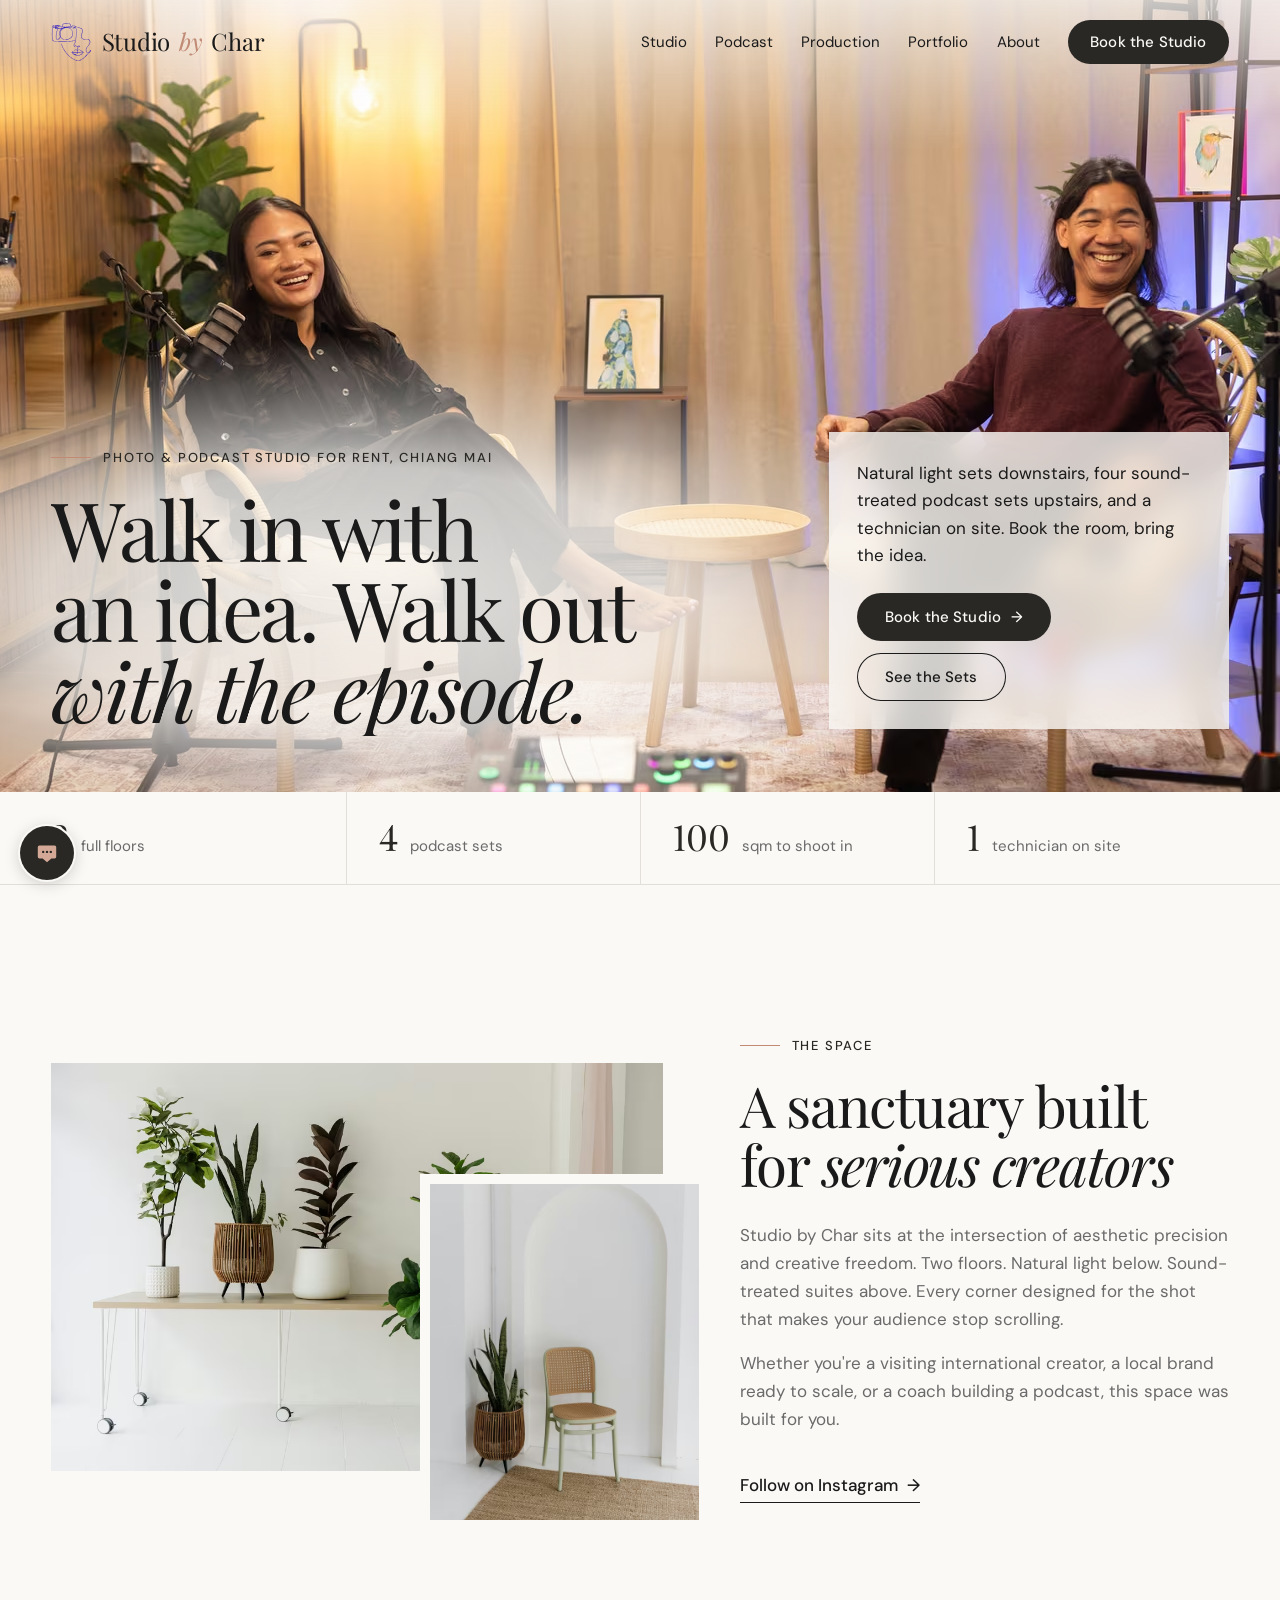
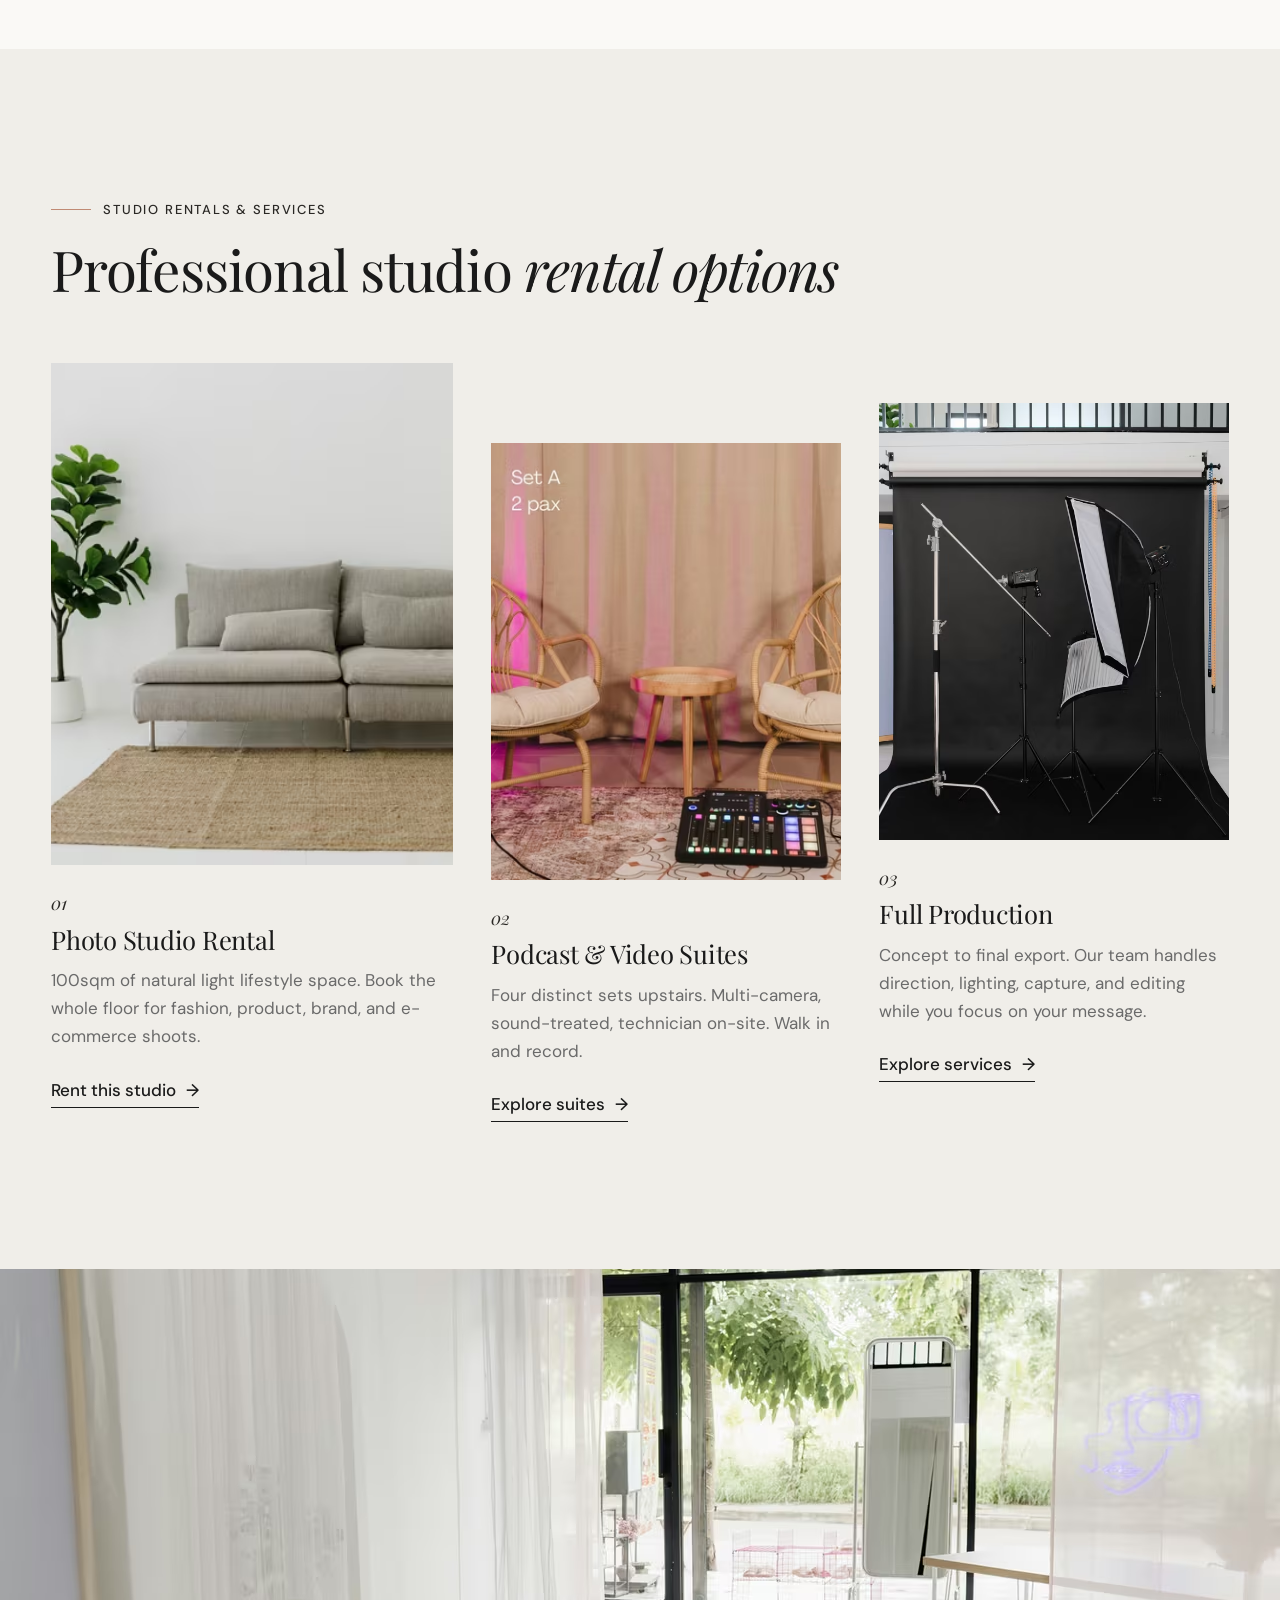
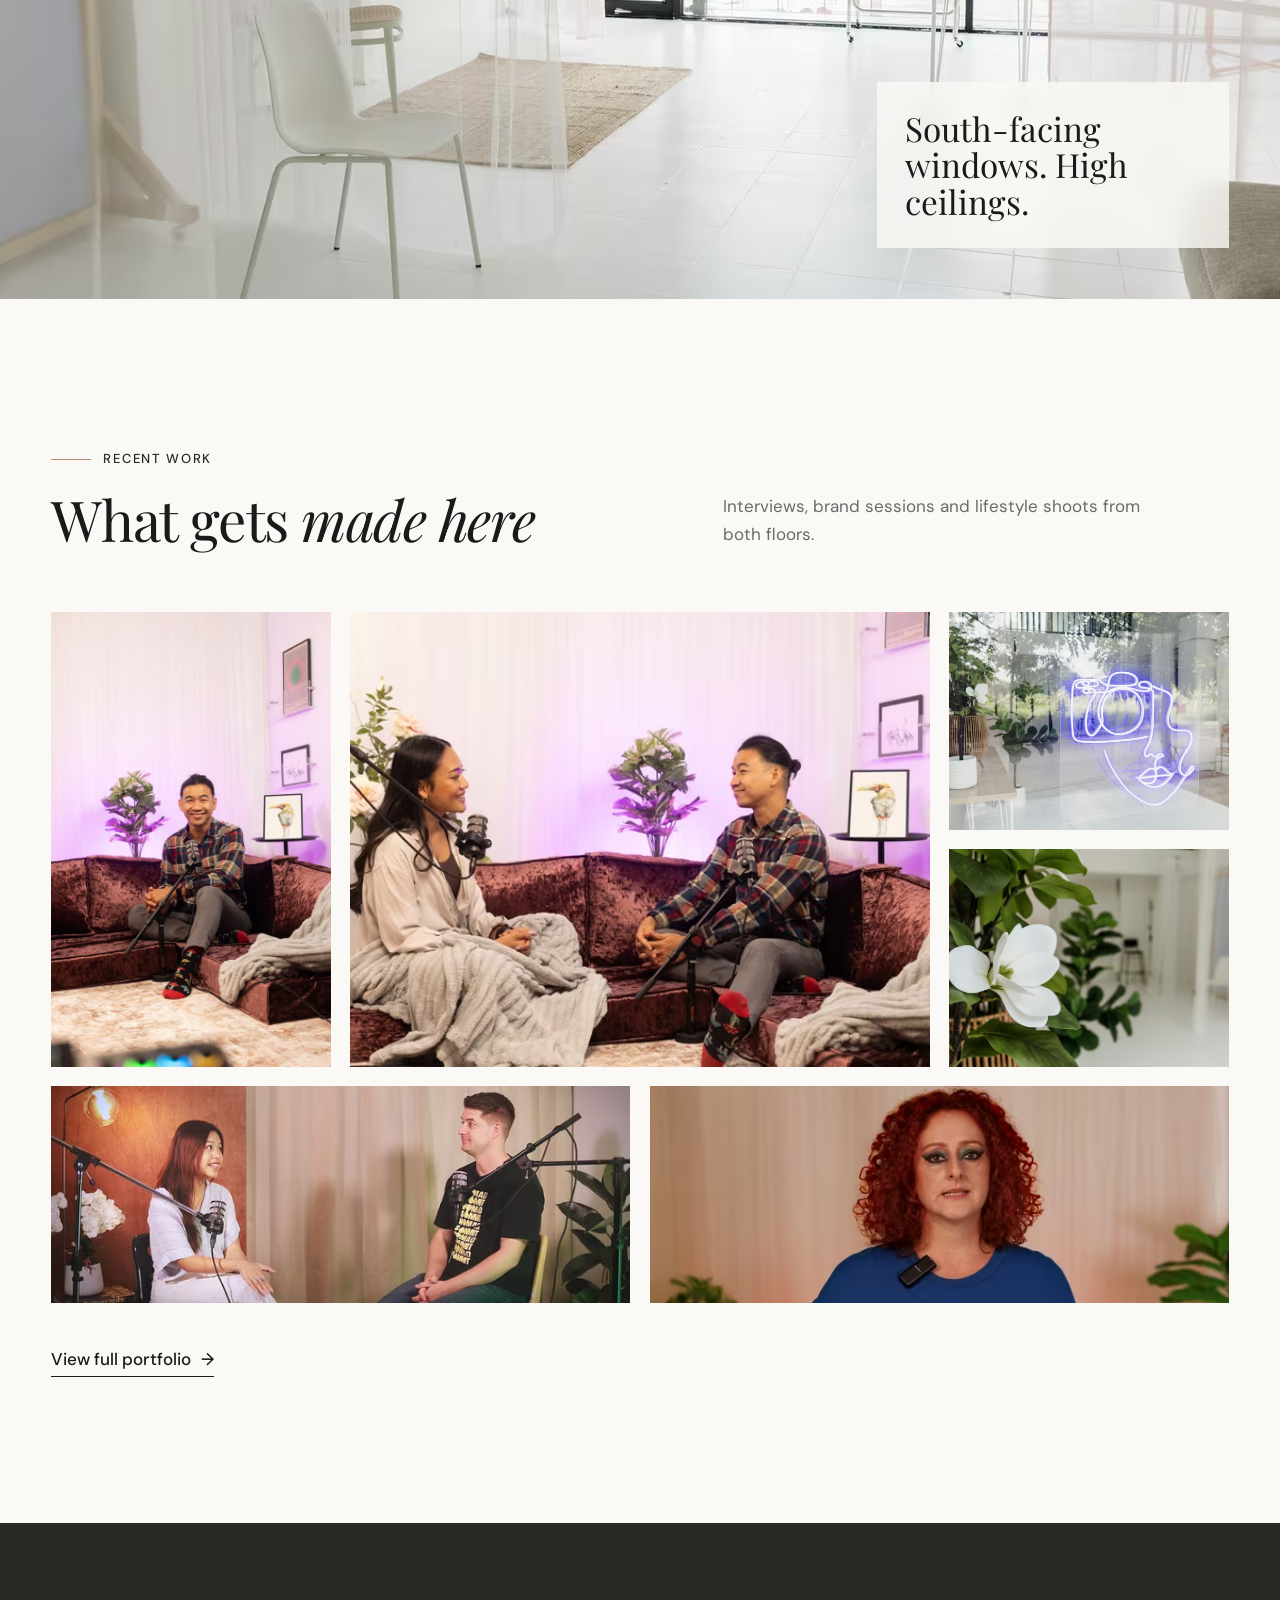
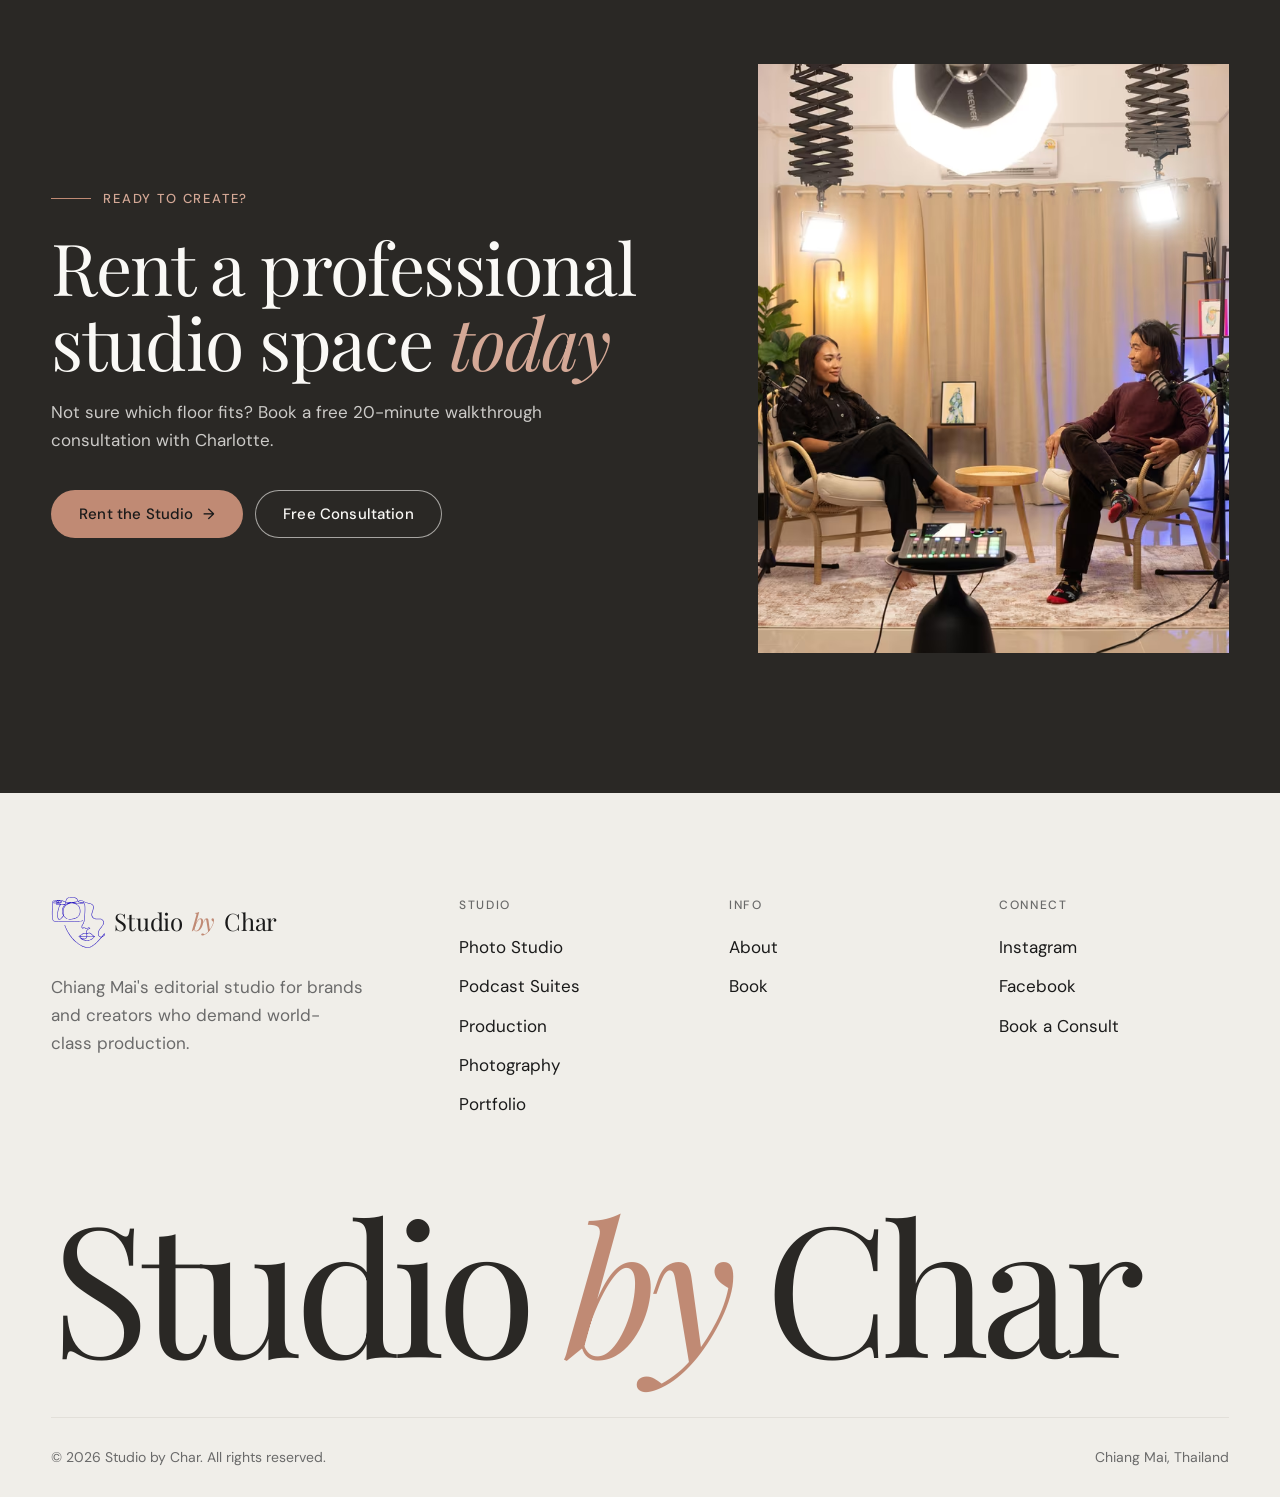
<file: index.html>
<!DOCTYPE html>
<html lang="en">
<head>
    <meta charset="UTF-8">
    <meta name="viewport" content="width=device-width, initial-scale=1.0">
    <title>Studio for Rent Chiang Mai | Photo & Podcast Studio</title>
    <meta name="description" content="Rent a professional photo & podcast studio in Chiang Mai. 100sqm natural light space, 4 podcast sets, on-site technician. Perfect for photographers, podcasters & brands.">
    <link rel="canonical" href="https://studiobychar.com/" />

    <meta property="og:title" content="Studio for Rent Chiang Mai | Photo & Podcast Studio" />
    <meta property="og:description" content="Professional photo & podcast studio rental in Chiang Mai. Book your creative shoot today." />
    <meta property="og:image" content="https://studiobychar.com/images/studiobychar-studio-by-char-og-home.jpg" />
    <meta property="og:url" content="https://studiobychar.com/" />
    <meta property="og:type" content="website" />
    <meta name="twitter:card" content="summary_large_image" />
    <meta name="twitter:title" content="Studio by Char | Chiang Mai" />
    <meta name="twitter:description" content="Professional photo and podcast studio for rent in Chiang Mai." />

    <script type="application/ld+json">
    {
      "@context": "https://schema.org",
      "@type": "LocalBusiness",
      "name": "Studio by Char",
      "image": "https://studiobychar.com/images/studiobychar-studio-by-char-og-home.jpg",
      "description": "Professional photo and podcast studio rental in Chiang Mai. 100sqm natural light space, 4 podcast sets, on-site technician. Perfect for photographers, podcasters, and brands.",
      "@id": "https://studiobychar.com",
      "url": "https://studiobychar.com",
      "address": {
        "@type": "PostalAddress",
        "addressLocality": "Chiang Mai",
        "postalCode": "50000",
        "addressCountry": "TH"
      },
      "areaServed": "Chiang Mai, Thailand",
      "priceRange": "$$",
      "sameAs": [
        "https://www.instagram.com/studioby.char",
        "https://www.facebook.com/share/1BsJcmAYLn"
      ]
    }
    </script>
    <script type="application/ld+json">
    {
      "@context": "https://schema.org",
      "@type": "BreadcrumbList",
      "itemListElement": [
        {
          "@type": "ListItem",
          "position": 1,
          "name": "Home",
          "item": "https://studiobychar.com"
        }
      ]
    }
    </script>

    <link rel="preload" href="fonts/PlayfairDisplay-Regular.woff2" as="font" type="font/woff2" crossorigin>
    <link rel="preload" as="image" type="image/avif" data-pic-preload="podcast-guests-laughing-wicker-chairs" data-sizes="100vw" imagesrcset="images/studiobychar-studio-by-char-podcast-guests-laughing-wicker-chairs-800w.avif 800w, images/studiobychar-studio-by-char-podcast-guests-laughing-wicker-chairs-1280w.avif 1280w, images/studiobychar-studio-by-char-podcast-guests-laughing-wicker-chairs-1920w.avif 1920w, images/studiobychar-studio-by-char-podcast-guests-laughing-wicker-chairs-2400w.avif 2400w" imagesizes="100vw" fetchpriority="high">
    <link rel="icon" href="favicon.ico" sizes="48x48">
    <link rel="icon" href="favicon.svg" type="image/svg+xml">
    <link rel="apple-touch-icon" href="apple-touch-icon.png">
    <link rel="stylesheet" href="css/style.css?v=5">

    <!-- Cloudflare Web Analytics. Replace token -->
    <script defer src='https://static.cloudflareinsights.com/beacon.min.js' data-cf-beacon='{"token": "REPLACE_WITH_TOKEN"}'></script>
</head>
<body>
<a class="skip" href="#main">Skip to content</a>

<header class="site-header" data-sticky-header>
    <div class="wrap site-header-inner">
        <a href="index.html" class="logo"><span class="logo-mark" aria-hidden="true"></span>Studio <em>by</em> Char</a>
        <button class="menu-btn" aria-label="Menu" aria-expanded="false" aria-controls="site-nav"><span></span></button>
        <nav class="nav" id="site-nav">
            <a href="pages/studio.html">Studio</a>
            <a href="pages/podcast-video.html">Podcast</a>
            <a href="pages/production-services.html">Production</a>
            <a href="pages/portfolio.html">Portfolio</a>
            <a href="pages/about.html">About</a>
            <a href="pages/book.html" class="btn btn-fill">Book the Studio</a>
        </nav>
    </div>
</header>

<main id="main">

    <section class="hero">
        <div class="hero-media">
            <picture data-pic="podcast-guests-laughing-wicker-chairs"><source type="image/avif" srcset="images/studiobychar-studio-by-char-podcast-guests-laughing-wicker-chairs-800w.avif 800w, images/studiobychar-studio-by-char-podcast-guests-laughing-wicker-chairs-1280w.avif 1280w, images/studiobychar-studio-by-char-podcast-guests-laughing-wicker-chairs-1920w.avif 1920w, images/studiobychar-studio-by-char-podcast-guests-laughing-wicker-chairs-2400w.avif 2400w" sizes="100vw"><source type="image/webp" srcset="images/studiobychar-studio-by-char-podcast-guests-laughing-wicker-chairs-800w.webp 800w, images/studiobychar-studio-by-char-podcast-guests-laughing-wicker-chairs-1280w.webp 1280w, images/studiobychar-studio-by-char-podcast-guests-laughing-wicker-chairs-1920w.webp 1920w, images/studiobychar-studio-by-char-podcast-guests-laughing-wicker-chairs-2400w.webp 2400w" sizes="100vw"><img data-pic="podcast-guests-laughing-wicker-chairs" data-sizes="100vw" alt="Two podcast guests laughing in wicker chairs at Studio by Char, Chiang Mai" fetchpriority="high" src="images/studiobychar-studio-by-char-podcast-guests-laughing-wicker-chairs-1280w.webp" width="5828" height="3885"></picture>
        </div>
        <div class="wrap hero-copy">
            <div class="hero-title">
                <span class="eyebrow">Photo &amp; podcast studio for rent, Chiang Mai</span>
                <h1>
                    <span class="h1-line"><span>Walk in with</span></span>
                    <span class="h1-line"><span>an idea. Walk out</span></span>
                    <span class="h1-line"><span><em>with the episode.</em></span></span>
                </h1>
            </div>
            <div class="hero-aside glass">
                <p class="lede">Natural light sets downstairs, four sound-treated podcast sets upstairs, and a technician on site. Book the room, bring the idea.</p>
                <div class="btn-row">
                    <a href="pages/book.html" class="btn btn-fill">Book the Studio <span class="arrow" aria-hidden="true">&rarr;</span></a>
                    <a href="pages/podcast-video.html" class="btn btn-ghost">See the Sets</a>
                </div>
            </div>
        </div>
    </section>

    <section class="trust" aria-label="Studio at a glance">
        <ul class="wrap">
            <li style="--i:0"><strong>2</strong> full floors</li>
            <li style="--i:1"><strong>4</strong> podcast sets</li>
            <li style="--i:2"><strong>100</strong> sqm to shoot in</li>
            <li style="--i:3"><strong>1</strong> technician on site</li>
        </ul>
    </section>

    <section class="section">
        <div class="wrap split wide-img flip">
            <div class="reveal">
                <span class="eyebrow">The Space</span>
                <h2>A sanctuary built for <em>serious creators</em></h2>
                <div class="body" style="margin-top:1.75rem">
                    <p>Studio by Char sits at the intersection of aesthetic precision and creative freedom. Two floors. Natural light below. Sound-treated suites above. Every corner designed for the shot that makes your audience stop scrolling.</p>
                    <p>Whether you're a visiting international creator, a local brand ready to scale, or a coach building a podcast, this space was built for you.</p>
                </div>
                <a class="text-link" style="margin-top:1.75rem" href="https://www.instagram.com/studioby.char" target="_blank" rel="noopener">Follow on Instagram <span class="arrow" aria-hidden="true">&rarr;</span></a>
            </div>
            <div class="overlap">
                <div class="frame zoom ar-land">
                    <picture data-pic="plants-long-table"><source type="image/avif" srcset="images/studiobychar-studio-by-char-plants-long-table-640w.avif 640w, images/studiobychar-studio-by-char-plants-long-table-1024w.avif 1024w, images/studiobychar-studio-by-char-plants-long-table-1600w.avif 1600w" sizes="(min-width: 900px) 55vw, 100vw"><source type="image/webp" srcset="images/studiobychar-studio-by-char-plants-long-table-640w.webp 640w, images/studiobychar-studio-by-char-plants-long-table-1024w.webp 1024w, images/studiobychar-studio-by-char-plants-long-table-1600w.webp 1600w" sizes="(min-width: 900px) 55vw, 100vw"><img data-pic="plants-long-table" data-sizes="(min-width: 900px) 55vw, 100vw" alt="Potted fiddle-leaf fig and house plants along a long white table in the natural light studio" loading="lazy" src="images/studiobychar-studio-by-char-plants-long-table-1024w.webp" width="2000" height="1333"></picture>
                </div>
                <div class="frame zoom ar-portrait frame-inset">
                    <picture data-pic="cane-chair-snake-plant-arch"><source type="image/avif" srcset="images/studiobychar-studio-by-char-cane-chair-snake-plant-arch-640w.avif 640w, images/studiobychar-studio-by-char-cane-chair-snake-plant-arch-1024w.avif 1024w" sizes="(min-width: 900px) 24vw, 46vw"><source type="image/webp" srcset="images/studiobychar-studio-by-char-cane-chair-snake-plant-arch-640w.webp 640w, images/studiobychar-studio-by-char-cane-chair-snake-plant-arch-1024w.webp 1024w" sizes="(min-width: 900px) 24vw, 46vw"><img data-pic="cane-chair-snake-plant-arch" data-sizes="(min-width: 900px) 24vw, 46vw" alt="Cane chair and snake plant in front of the white arch wall set" loading="lazy" src="images/studiobychar-studio-by-char-cane-chair-snake-plant-arch-1024w.webp" width="1429" height="2000"></picture>
                </div>
            </div>
        </div>
    </section>

    <section class="section section-soft">
        <div class="wrap">
            <div class="section-head reveal">
                <div>
                    <span class="eyebrow">Studio Rentals &amp; Services</span>
                    <h2>Professional studio <em>rental options</em></h2>
                </div>
            </div>
            <div class="offers">
                <a href="pages/studio.html" class="offer reveal">
                    <div class="frame zoom ar-portrait">
                        <picture data-pic="grey-sofa-fiddle-leaf-rug"><source type="image/avif" srcset="images/studiobychar-studio-by-char-grey-sofa-fiddle-leaf-rug-640w.avif 640w, images/studiobychar-studio-by-char-grey-sofa-fiddle-leaf-rug-1024w.avif 1024w, images/studiobychar-studio-by-char-grey-sofa-fiddle-leaf-rug-1600w.avif 1600w" sizes="(min-width: 900px) 36vw, 100vw"><source type="image/webp" srcset="images/studiobychar-studio-by-char-grey-sofa-fiddle-leaf-rug-640w.webp 640w, images/studiobychar-studio-by-char-grey-sofa-fiddle-leaf-rug-1024w.webp 1024w, images/studiobychar-studio-by-char-grey-sofa-fiddle-leaf-rug-1600w.webp 1600w" sizes="(min-width: 900px) 36vw, 100vw"><img data-pic="grey-sofa-fiddle-leaf-rug" data-sizes="(min-width: 900px) 36vw, 100vw" alt="Grey sofa, fiddle-leaf fig and jute rug on the natural light floor" loading="lazy" src="images/studiobychar-studio-by-char-grey-sofa-fiddle-leaf-rug-1024w.webp" width="2000" height="1333"></picture>
                    </div>
                    <span class="offer-num">01</span>
                    <h3>Photo Studio Rental</h3>
                    <p>100sqm of natural light lifestyle space. Book the whole floor for fashion, product, brand, and e-commerce shoots.</p>
                    <span class="text-link">Rent this studio <span class="arrow" aria-hidden="true">&rarr;</span></span>
                </a>
                <a href="pages/podcast-video.html" class="offer reveal">
                    <div class="frame zoom ar-portrait">
                        <picture data-pic="podcast-set-a-wicker-chairs-pair"><source type="image/avif" srcset="images/studiobychar-studio-by-char-podcast-set-a-wicker-chairs-pair-640w.avif 640w, images/studiobychar-studio-by-char-podcast-set-a-wicker-chairs-pair-1024w.avif 1024w, images/studiobychar-studio-by-char-podcast-set-a-wicker-chairs-pair-1600w.avif 1600w" sizes="(min-width: 900px) 31vw, 100vw"><source type="image/webp" srcset="images/studiobychar-studio-by-char-podcast-set-a-wicker-chairs-pair-640w.webp 640w, images/studiobychar-studio-by-char-podcast-set-a-wicker-chairs-pair-1024w.webp 1024w, images/studiobychar-studio-by-char-podcast-set-a-wicker-chairs-pair-1600w.webp 1600w" sizes="(min-width: 900px) 31vw, 100vw"><img data-pic="podcast-set-a-wicker-chairs-pair" data-sizes="(min-width: 900px) 31vw, 100vw" alt="Podcast Set A: two wicker chairs, microphones and mixer under warm and pink light" loading="lazy" src="images/studiobychar-studio-by-char-podcast-set-a-wicker-chairs-pair-1024w.webp" width="2000" height="1428"></picture>
                    </div>
                    <span class="offer-num">02</span>
                    <h3>Podcast &amp; Video Suites</h3>
                    <p>Four distinct sets upstairs. Multi-camera, sound-treated, technician on-site. Walk in and record.</p>
                    <span class="text-link">Explore suites <span class="arrow" aria-hidden="true">&rarr;</span></span>
                </a>
                <a href="pages/production-services.html" class="offer reveal">
                    <div class="frame zoom ar-portrait">
                        <picture data-pic="softboxes-lighting-black-backdrop"><source type="image/avif" srcset="images/studiobychar-studio-by-char-softboxes-lighting-black-backdrop-640w.avif 640w, images/studiobychar-studio-by-char-softboxes-lighting-black-backdrop-1024w.avif 1024w" sizes="(min-width: 900px) 31vw, 100vw"><source type="image/webp" srcset="images/studiobychar-studio-by-char-softboxes-lighting-black-backdrop-640w.webp 640w, images/studiobychar-studio-by-char-softboxes-lighting-black-backdrop-1024w.webp 1024w" sizes="(min-width: 900px) 31vw, 100vw"><img data-pic="softboxes-lighting-black-backdrop" data-sizes="(min-width: 900px) 31vw, 100vw" alt="Softbox lights on stands in front of a black paper backdrop" loading="lazy" src="images/studiobychar-studio-by-char-softboxes-lighting-black-backdrop-1024w.webp" width="1346" height="2000"></picture>
                    </div>
                    <span class="offer-num">03</span>
                    <h3>Full Production</h3>
                    <p>Concept to final export. Our team handles direction, lighting, capture, and editing while you focus on your message.</p>
                    <span class="text-link">Explore services <span class="arrow" aria-hidden="true">&rarr;</span></span>
                </a>
            </div>
        </div>
    </section>

    <div class="band">
        <picture data-pic="studio-floor-windows-garden"><source type="image/avif" srcset="images/studiobychar-studio-by-char-studio-floor-windows-garden-800w.avif 800w, images/studiobychar-studio-by-char-studio-floor-windows-garden-1280w.avif 1280w, images/studiobychar-studio-by-char-studio-floor-windows-garden-1920w.avif 1920w" sizes="100vw"><source type="image/webp" srcset="images/studiobychar-studio-by-char-studio-floor-windows-garden-800w.webp 800w, images/studiobychar-studio-by-char-studio-floor-windows-garden-1280w.webp 1280w, images/studiobychar-studio-by-char-studio-floor-windows-garden-1920w.webp 1920w" sizes="100vw"><img data-pic="studio-floor-windows-garden" data-sizes="100vw" alt="The photo studio floor with tall windows looking out onto green trees" loading="lazy" style="--pos:50% 60%" src="images/studiobychar-studio-by-char-studio-floor-windows-garden-1280w.webp" width="2000" height="1333"></picture>
        <p class="band-label glass reveal">South-facing windows. High ceilings.</p>
    </div>

    <section class="section">
        <div class="wrap">
            <div class="section-head split-head reveal">
                <div>
                    <span class="eyebrow">Recent work</span>
                    <h2>What gets <em>made here</em></h2>
                </div>
                <p class="muted">Interviews, brand sessions and lifestyle shoots from both floors.</p>
            </div>
            <div class="bento">
                <div class="frame zoom b1 reveal"><picture data-pic="podcast-guest-smiling-velvet-sofa"><source type="image/avif" srcset="images/studiobychar-studio-by-char-podcast-guest-smiling-velvet-sofa-640w.avif 640w, images/studiobychar-studio-by-char-podcast-guest-smiling-velvet-sofa-1024w.avif 1024w, images/studiobychar-studio-by-char-podcast-guest-smiling-velvet-sofa-1600w.avif 1600w" sizes="(min-width: 900px) 24vw, 50vw"><source type="image/webp" srcset="images/studiobychar-studio-by-char-podcast-guest-smiling-velvet-sofa-640w.webp 640w, images/studiobychar-studio-by-char-podcast-guest-smiling-velvet-sofa-1024w.webp 1024w, images/studiobychar-studio-by-char-podcast-guest-smiling-velvet-sofa-1600w.webp 1600w" sizes="(min-width: 900px) 24vw, 50vw"><img data-pic="podcast-guest-smiling-velvet-sofa" data-sizes="(min-width: 900px) 24vw, 50vw" alt="Podcast guest smiling on the velvet sofa set with a microphone" loading="lazy" style="--pos:50% 35%" src="images/studiobychar-studio-by-char-podcast-guest-smiling-velvet-sofa-1024w.webp" width="4000" height="6000"></picture></div>
                <div class="frame zoom b2 reveal"><picture data-pic="podcast-guests-velvet-sofa-purple-light"><source type="image/avif" srcset="images/studiobychar-studio-by-char-podcast-guests-velvet-sofa-purple-light-640w.avif 640w, images/studiobychar-studio-by-char-podcast-guests-velvet-sofa-purple-light-1024w.avif 1024w, images/studiobychar-studio-by-char-podcast-guests-velvet-sofa-purple-light-1600w.avif 1600w" sizes="(min-width: 900px) 48vw, 50vw"><source type="image/webp" srcset="images/studiobychar-studio-by-char-podcast-guests-velvet-sofa-purple-light-640w.webp 640w, images/studiobychar-studio-by-char-podcast-guests-velvet-sofa-purple-light-1024w.webp 1024w, images/studiobychar-studio-by-char-podcast-guests-velvet-sofa-purple-light-1600w.webp 1600w" sizes="(min-width: 900px) 48vw, 50vw"><img data-pic="podcast-guests-velvet-sofa-purple-light" data-sizes="(min-width: 900px) 48vw, 50vw" alt="Two guests talking on the velvet sofa set under purple light" loading="lazy" src="images/studiobychar-studio-by-char-podcast-guests-velvet-sofa-purple-light-1024w.webp" width="6000" height="4000"></picture></div>
                <div class="frame zoom b3 reveal"><picture data-pic="neon-camera-logo-window-plants"><source type="image/avif" srcset="images/studiobychar-studio-by-char-neon-camera-logo-window-plants-640w.avif 640w, images/studiobychar-studio-by-char-neon-camera-logo-window-plants-1024w.avif 1024w, images/studiobychar-studio-by-char-neon-camera-logo-window-plants-1600w.avif 1600w" sizes="(min-width: 900px) 24vw, 50vw"><source type="image/webp" srcset="images/studiobychar-studio-by-char-neon-camera-logo-window-plants-640w.webp 640w, images/studiobychar-studio-by-char-neon-camera-logo-window-plants-1024w.webp 1024w, images/studiobychar-studio-by-char-neon-camera-logo-window-plants-1600w.webp 1600w" sizes="(min-width: 900px) 24vw, 50vw"><img data-pic="neon-camera-logo-window-plants" data-sizes="(min-width: 900px) 24vw, 50vw" alt="Neon camera logo glowing on the studio window" loading="lazy" src="images/studiobychar-studio-by-char-neon-camera-logo-window-plants-1024w.webp" width="2000" height="1333"></picture></div>
                <div class="frame zoom b4 reveal"><picture data-pic="white-magnolia-fiddle-leaf"><source type="image/avif" srcset="images/studiobychar-studio-by-char-white-magnolia-fiddle-leaf-640w.avif 640w, images/studiobychar-studio-by-char-white-magnolia-fiddle-leaf-1024w.avif 1024w, images/studiobychar-studio-by-char-white-magnolia-fiddle-leaf-1600w.avif 1600w" sizes="(min-width: 900px) 24vw, 50vw"><source type="image/webp" srcset="images/studiobychar-studio-by-char-white-magnolia-fiddle-leaf-640w.webp 640w, images/studiobychar-studio-by-char-white-magnolia-fiddle-leaf-1024w.webp 1024w, images/studiobychar-studio-by-char-white-magnolia-fiddle-leaf-1600w.webp 1600w" sizes="(min-width: 900px) 24vw, 50vw"><img data-pic="white-magnolia-fiddle-leaf" data-sizes="(min-width: 900px) 24vw, 50vw" alt="White magnolia flowers and fiddle-leaf fig leaves close up" loading="lazy" src="images/studiobychar-studio-by-char-white-magnolia-fiddle-leaf-1024w.webp" width="2000" height="1429"></picture></div>
                <div class="frame zoom b5 reveal"><picture data-pic="podcast-interview-copper-wall"><source type="image/avif" srcset="images/studiobychar-studio-by-char-podcast-interview-copper-wall-640w.avif 640w, images/studiobychar-studio-by-char-podcast-interview-copper-wall-1024w.avif 1024w, images/studiobychar-studio-by-char-podcast-interview-copper-wall-1600w.avif 1600w" sizes="(min-width: 900px) 48vw, 50vw"><source type="image/webp" srcset="images/studiobychar-studio-by-char-podcast-interview-copper-wall-640w.webp 640w, images/studiobychar-studio-by-char-podcast-interview-copper-wall-1024w.webp 1024w, images/studiobychar-studio-by-char-podcast-interview-copper-wall-1600w.webp 1600w" sizes="(min-width: 900px) 48vw, 50vw"><img data-pic="podcast-interview-copper-wall" data-sizes="(min-width: 900px) 48vw, 50vw" alt="Podcast interview in front of the copper wall on Set B" loading="lazy" style="--pos:50% 35%" src="images/studiobychar-studio-by-char-podcast-interview-copper-wall-1024w.webp" width="1920" height="1080"></picture></div>
                <div class="frame zoom b6 reveal"><picture data-pic="podcast-host-red-curly-hair"><source type="image/avif" srcset="images/studiobychar-studio-by-char-podcast-host-red-curly-hair-640w.avif 640w, images/studiobychar-studio-by-char-podcast-host-red-curly-hair-1024w.avif 1024w" sizes="(min-width: 900px) 48vw, 50vw"><source type="image/webp" srcset="images/studiobychar-studio-by-char-podcast-host-red-curly-hair-640w.webp 640w, images/studiobychar-studio-by-char-podcast-host-red-curly-hair-1024w.webp 1024w" sizes="(min-width: 900px) 48vw, 50vw"><img data-pic="podcast-host-red-curly-hair" data-sizes="(min-width: 900px) 48vw, 50vw" alt="Presenter with red curly hair recording to camera" loading="lazy" style="--pos:50% 25%" src="images/studiobychar-studio-by-char-podcast-host-red-curly-hair-1024w.webp" width="1277" height="719"></picture></div>
            </div>
            <a class="text-link reveal" style="margin-top:2rem" href="pages/portfolio.html">View full portfolio <span class="arrow" aria-hidden="true">&rarr;</span></a>
        </div>
    </section>

    <section class="cta-dark">
        <div class="wrap cta-grid">
            <div class="reveal">
                <span class="eyebrow">Ready to create?</span>
                <h2>Rent a professional studio space <em>today</em></h2>
                <p>Not sure which floor fits? Book a free 20-minute walkthrough consultation with Charlotte.</p>
                <div class="btn-row">
                    <a href="pages/book.html" class="btn btn-accent">Rent the Studio <span class="arrow" aria-hidden="true">&rarr;</span></a>
                    <a href="https://calendly.com/shotbychar/20min" target="_blank" rel="noopener" class="btn btn-ghost-inv">Free Consultation</a>
                </div>
            </div>
            <div class="frame zoom ar-portrait reveal">
                <picture data-pic="podcast-lights-rig-two-guests"><source type="image/avif" srcset="images/studiobychar-studio-by-char-podcast-lights-rig-two-guests-640w.avif 640w, images/studiobychar-studio-by-char-podcast-lights-rig-two-guests-1024w.avif 1024w, images/studiobychar-studio-by-char-podcast-lights-rig-two-guests-1600w.avif 1600w" sizes="(min-width: 900px) 36vw, 100vw"><source type="image/webp" srcset="images/studiobychar-studio-by-char-podcast-lights-rig-two-guests-640w.webp 640w, images/studiobychar-studio-by-char-podcast-lights-rig-two-guests-1024w.webp 1024w, images/studiobychar-studio-by-char-podcast-lights-rig-two-guests-1600w.webp 1600w" sizes="(min-width: 900px) 36vw, 100vw"><img data-pic="podcast-lights-rig-two-guests" data-sizes="(min-width: 900px) 36vw, 100vw" alt="Two guests recording under a ring light and studio lighting rig" loading="lazy" src="images/studiobychar-studio-by-char-podcast-lights-rig-two-guests-1024w.webp" width="4000" height="6000"></picture>
            </div>
        </div>
    </section>

</main>

<footer class="site-footer">
    <div class="wrap">
        <div class="footer-grid">
            <div>
                <a href="index.html" class="logo"><span class="logo-mark" aria-hidden="true"></span>Studio <em>by</em> Char</a>
                <p>Chiang Mai's editorial studio for brands and creators who demand world-class production.</p>
            </div>
            <div>
                <div class="footer-head">Studio</div>
                <ul>
                    <li><a href="pages/studio.html">Photo Studio</a></li>
                    <li><a href="pages/podcast-video.html">Podcast Suites</a></li>
                    <li><a href="pages/production-services.html">Production</a></li>
                    <li><a href="pages/photography.html">Photography</a></li>
                    <li><a href="pages/portfolio.html">Portfolio</a></li>
                </ul>
            </div>
            <div>
                <div class="footer-head">Info</div>
                <ul>
                    <li><a href="pages/about.html">About</a></li>
                    <li><a href="pages/book.html">Book</a></li>
                </ul>
            </div>
            <div>
                <div class="footer-head">Connect</div>
                <ul>
                    <li><a href="https://www.instagram.com/studioby.char" target="_blank" rel="noopener">Instagram</a></li>
                    <li><a href="https://www.facebook.com/share/1BsJcmAYLn" target="_blank" rel="noopener">Facebook</a></li>
                    <li><a href="https://calendly.com/shotbychar/20min" target="_blank" rel="noopener">Book a Consult</a></li>
                </ul>
            </div>
        </div>
        <div class="footer-mark" aria-hidden="true">Studio <em>by</em> Char</div>
        <div class="footer-bottom">
            <span>&copy; 2026 Studio by Char. All rights reserved.</span>
            <span>Chiang Mai, Thailand</span>
        </div>
    </div>
</footer>

<script src="js/main.js?v=4" defer></script>
</body>
</html>
</file>
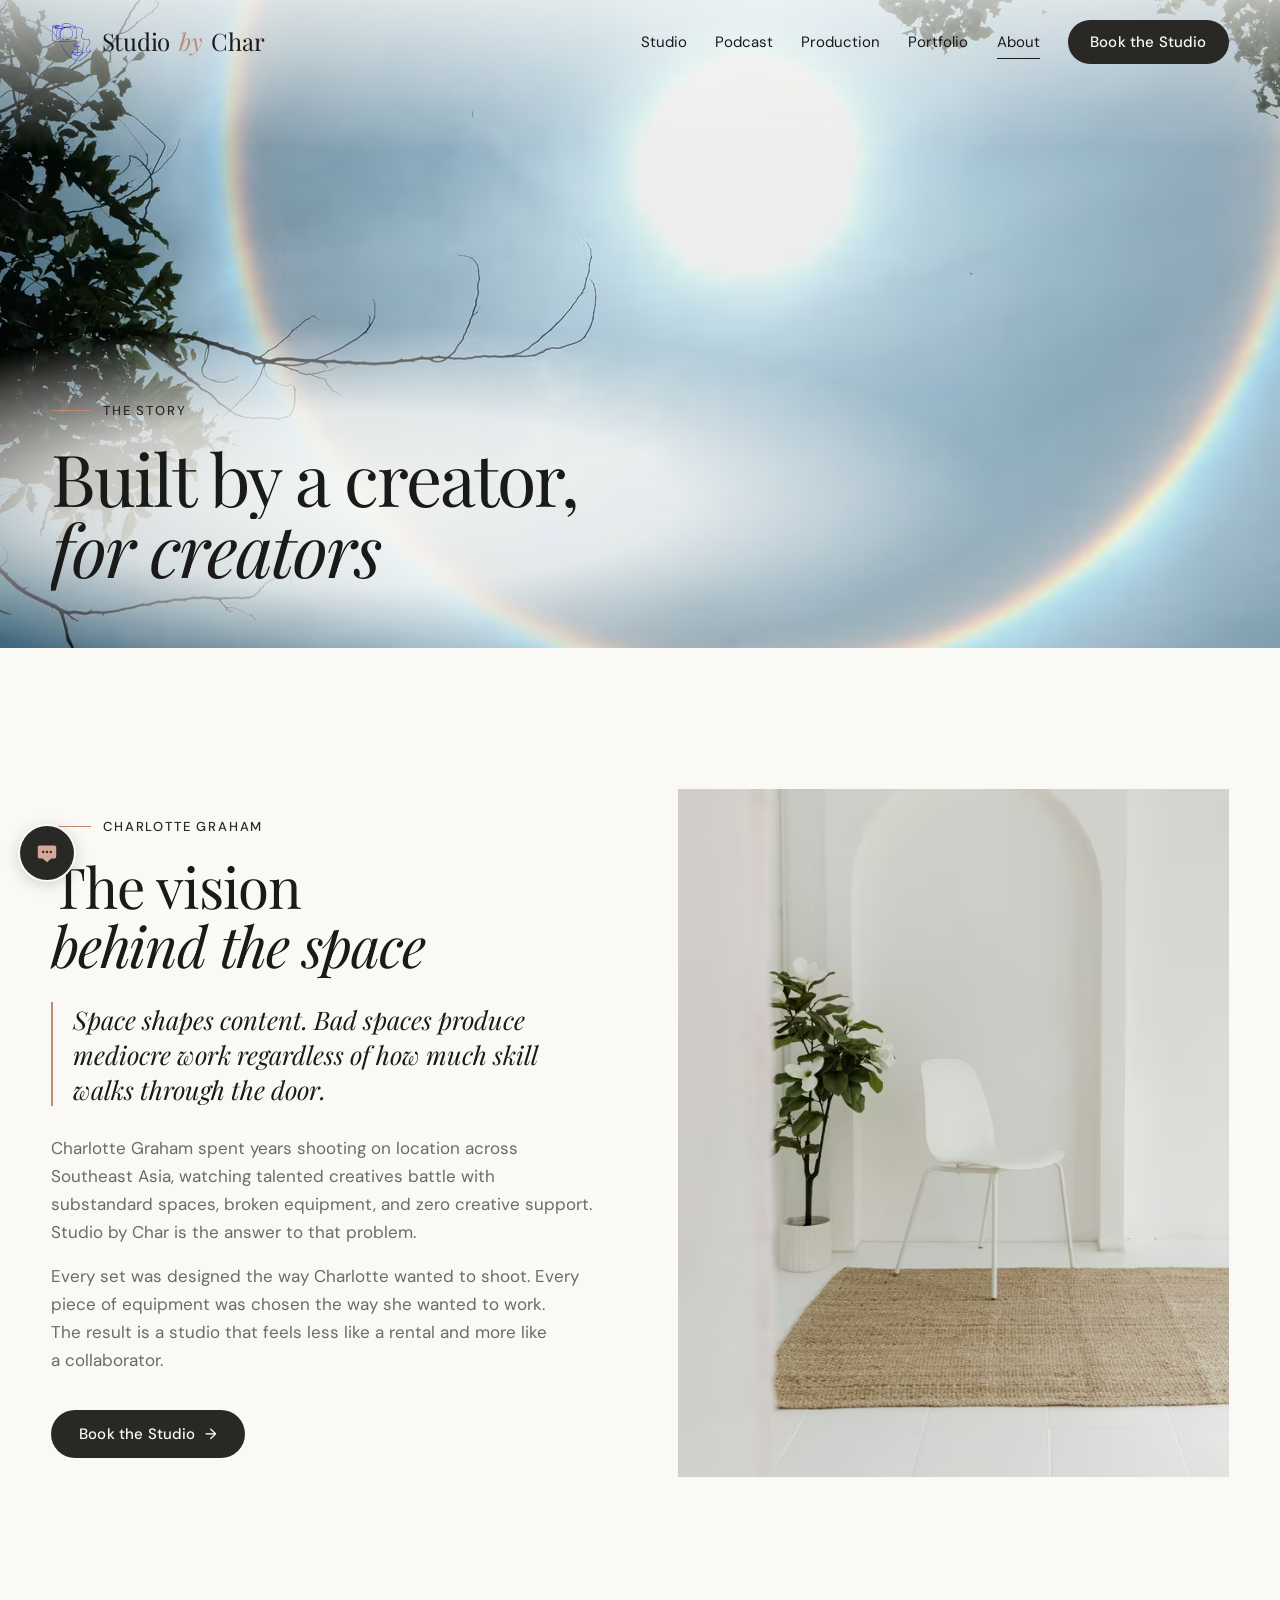
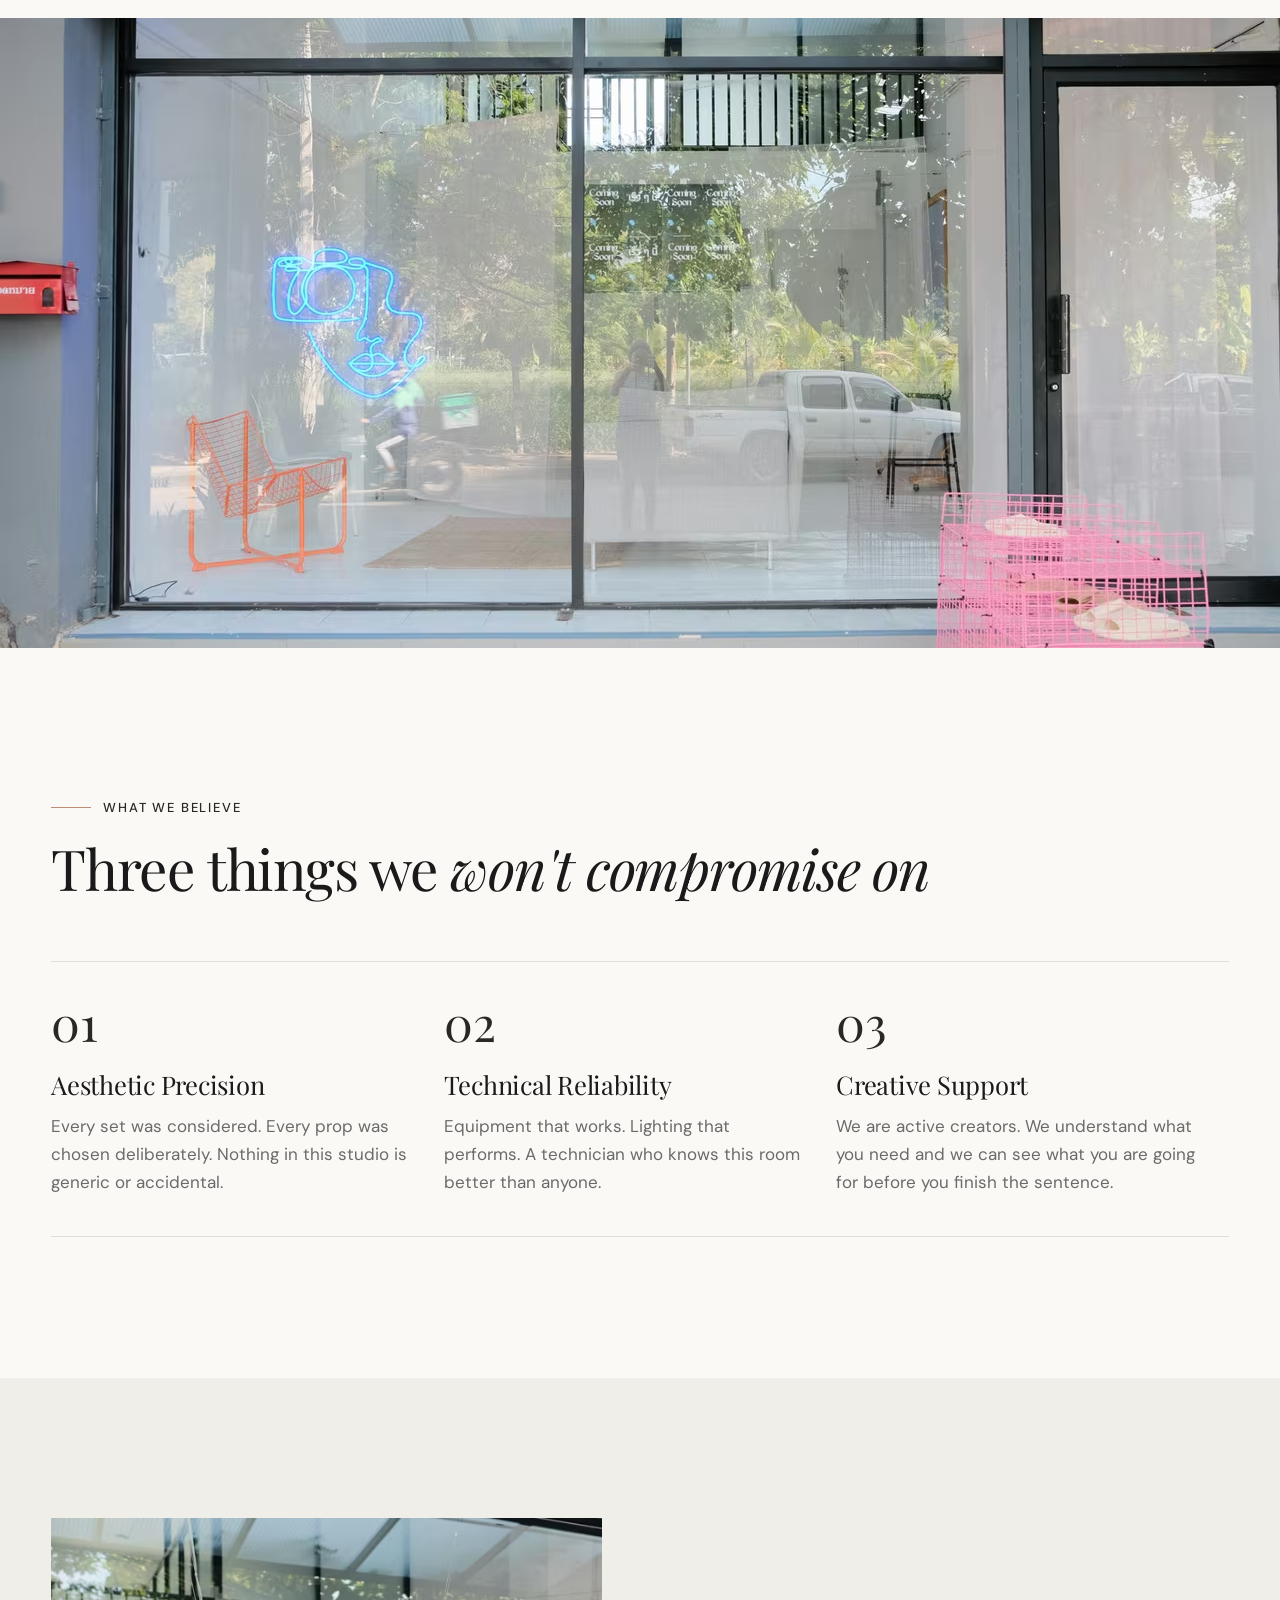
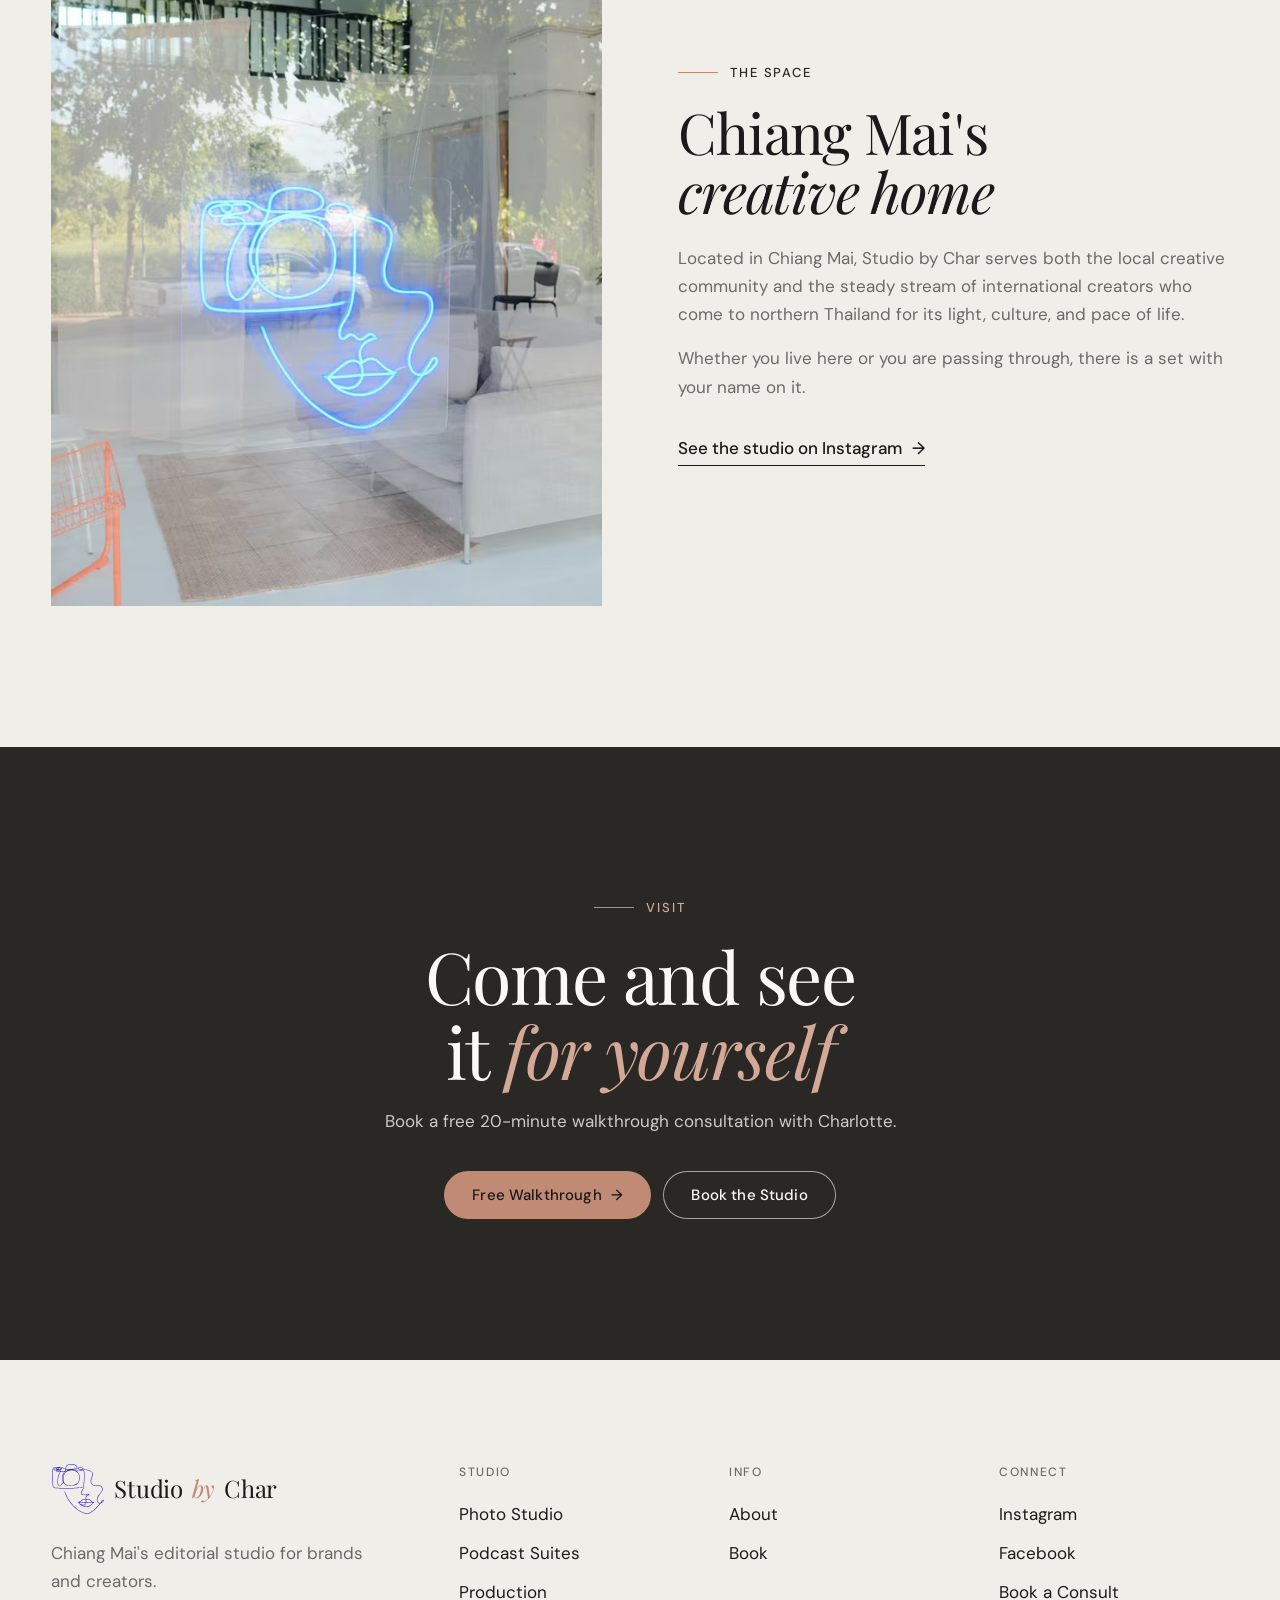
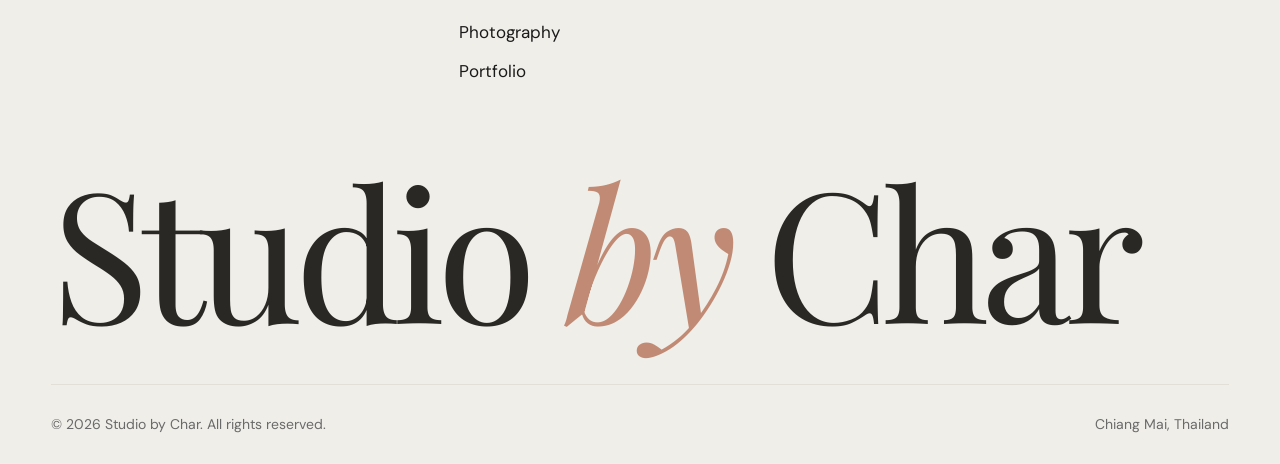
<file: pages/about.html>
<!DOCTYPE html>
<html lang="en">
<head>
    <meta charset="UTF-8">
    <meta name="viewport" content="width=device-width, initial-scale=1.0">
    <title>About Studio by Char | Chiang Mai Creative Studio</title>
    <meta name="description" content="Studio by Char was built by Charlotte Graham, a Chiang Mai-based photographer and creator who wanted a space worthy of the work. Learn the story behind the studio.">
    <link rel="canonical" href="https://studiobychar.com/pages/about.html" />
    <meta property="og:title" content="About Studio by Char | Chiang Mai Creative Studio" />
    <meta property="og:description" content="Built by a creator for creators. The story behind Studio by Char in Chiang Mai." />
    <meta property="og:image" content="https://studiobychar.com/images/studiobychar-studio-by-char-og-about.jpg" />
    <meta property="og:url" content="https://studiobychar.com/pages/about.html" />
    <meta name="twitter:card" content="summary_large_image" />

    <link rel="preload" href="../fonts/PlayfairDisplay-Regular.woff2" as="font" type="font/woff2" crossorigin>
    <link rel="preload" as="image" type="image/avif" data-pic-preload="solar-halo-sky" data-sizes="100vw" imagesrcset="../images/studiobychar-studio-by-char-solar-halo-sky-800w.avif 800w, ../images/studiobychar-studio-by-char-solar-halo-sky-1280w.avif 1280w, ../images/studiobychar-studio-by-char-solar-halo-sky-1920w.avif 1920w, ../images/studiobychar-studio-by-char-solar-halo-sky-2400w.avif 2400w" imagesizes="100vw" fetchpriority="high">
    <link rel="icon" href="../favicon.ico" sizes="48x48">
    <link rel="icon" href="../favicon.svg" type="image/svg+xml">
    <link rel="apple-touch-icon" href="../apple-touch-icon.png">
    <link rel="stylesheet" href="../css/style.css?v=5">
    <script defer src='https://static.cloudflareinsights.com/beacon.min.js' data-cf-beacon='{"token": "REPLACE_WITH_TOKEN"}'></script>
</head>
<body>
<a class="skip" href="#main">Skip to content</a>

<header class="site-header" data-sticky-header>
    <div class="wrap site-header-inner">
        <a href="../index.html" class="logo"><span class="logo-mark" aria-hidden="true"></span>Studio <em>by</em> Char</a>
        <button class="menu-btn" aria-label="Menu" aria-expanded="false" aria-controls="site-nav"><span></span></button>
        <nav class="nav" id="site-nav">
            <a href="studio.html">Studio</a>
            <a href="podcast-video.html">Podcast</a>
            <a href="production-services.html">Production</a>
            <a href="portfolio.html">Portfolio</a>
            <a href="about.html" aria-current="page">About</a>
            <a href="book.html" class="btn btn-fill">Book the Studio</a>
        </nav>
    </div>
</header>

<main id="main">

    <section class="page-hero">
        <div class="hero-media">
            <picture data-pic="solar-halo-sky"><source type="image/avif" srcset="../images/studiobychar-studio-by-char-solar-halo-sky-800w.avif 800w, ../images/studiobychar-studio-by-char-solar-halo-sky-1280w.avif 1280w, ../images/studiobychar-studio-by-char-solar-halo-sky-1920w.avif 1920w, ../images/studiobychar-studio-by-char-solar-halo-sky-2400w.avif 2400w" sizes="100vw"><source type="image/webp" srcset="../images/studiobychar-studio-by-char-solar-halo-sky-800w.webp 800w, ../images/studiobychar-studio-by-char-solar-halo-sky-1280w.webp 1280w, ../images/studiobychar-studio-by-char-solar-halo-sky-1920w.webp 1920w, ../images/studiobychar-studio-by-char-solar-halo-sky-2400w.webp 2400w" sizes="100vw"><img data-pic="solar-halo-sky" data-sizes="100vw" alt="Rainbow halo around the sun over Chiang Mai, framed by tree branches" fetchpriority="high" style="--pos:50% 40%; --pos-m:70% 40%" src="../images/studiobychar-studio-by-char-solar-halo-sky-1280w.webp" width="5600" height="4000"></picture>
        </div>
        <div class="wrap hero-copy">
            <div class="hero-title">
                <span class="eyebrow">The Story</span>
                <h1>
                    <span class="h1-line"><span>Built by a creator,</span></span>
                    <span class="h1-line"><span><em>for creators</em></span></span>
                </h1>
            </div>
        </div>
    </section>

    <section class="section">
        <div class="wrap split">
            <div class="reveal">
                <span class="eyebrow">Charlotte Graham</span>
                <h2>The vision <em>behind the space</em></h2>
                <p class="pull">Space shapes content. Bad spaces produce mediocre work regardless of how much skill walks through the door.</p>
                <div class="body">
                    <p>Charlotte Graham spent years shooting on location across Southeast Asia, watching talented creatives battle with substandard spaces, broken equipment, and zero creative support. Studio by Char is the answer to that problem.</p>
                    <p>Every set was designed the way Charlotte wanted to shoot. Every piece of equipment was chosen the way she wanted to work. The result is a studio that feels less like a rental and more like a collaborator.</p>
                </div>
                <div class="btn-row"><a href="book.html" class="btn btn-fill">Book the Studio <span class="arrow" aria-hidden="true">&rarr;</span></a></div>
            </div>
            <div class="frame zoom ar-portrait reveal">
                <picture data-pic="white-chair-fig-arch"><source type="image/avif" srcset="../images/studiobychar-studio-by-char-white-chair-fig-arch-640w.avif 640w, ../images/studiobychar-studio-by-char-white-chair-fig-arch-1024w.avif 1024w" sizes="(min-width: 900px) 45vw, 100vw"><source type="image/webp" srcset="../images/studiobychar-studio-by-char-white-chair-fig-arch-640w.webp 640w, ../images/studiobychar-studio-by-char-white-chair-fig-arch-1024w.webp 1024w" sizes="(min-width: 900px) 45vw, 100vw"><img data-pic="white-chair-fig-arch" data-sizes="(min-width: 900px) 45vw, 100vw" alt="White chair, fig tree and jute rug beneath the white arch" loading="lazy" src="../images/studiobychar-studio-by-char-white-chair-fig-arch-1024w.webp" width="1333" height="2000"></picture>
            </div>
        </div>
    </section>

    <div class="band">
        <picture data-pic="shopfront-glass-neon-logo"><source type="image/avif" srcset="../images/studiobychar-studio-by-char-shopfront-glass-neon-logo-800w.avif 800w, ../images/studiobychar-studio-by-char-shopfront-glass-neon-logo-1280w.avif 1280w, ../images/studiobychar-studio-by-char-shopfront-glass-neon-logo-1920w.avif 1920w" sizes="100vw"><source type="image/webp" srcset="../images/studiobychar-studio-by-char-shopfront-glass-neon-logo-800w.webp 800w, ../images/studiobychar-studio-by-char-shopfront-glass-neon-logo-1280w.webp 1280w, ../images/studiobychar-studio-by-char-shopfront-glass-neon-logo-1920w.webp 1920w" sizes="100vw"><img data-pic="shopfront-glass-neon-logo" data-sizes="100vw" alt="The studio's glass shopfront with the neon camera logo glowing in the window" loading="lazy" src="../images/studiobychar-studio-by-char-shopfront-glass-neon-logo-1280w.webp" width="2000" height="1333"></picture>
    </div>

    <section class="section">
        <div class="wrap">
            <div class="section-head reveal">
                <div>
                    <span class="eyebrow">What we believe</span>
                    <h2>Three things we <em>won't compromise on</em></h2>
                </div>
            </div>
            <div class="cards">
                <div class="card reveal"><span class="card-num">01</span><h3>Aesthetic Precision</h3><p>Every set was considered. Every prop was chosen deliberately. Nothing in this studio is generic or accidental.</p></div>
                <div class="card reveal"><span class="card-num">02</span><h3>Technical Reliability</h3><p>Equipment that works. Lighting that performs. A technician who knows this room better than anyone.</p></div>
                <div class="card reveal"><span class="card-num">03</span><h3>Creative Support</h3><p>We are active creators. We understand what you need and we can see what you are going for before you finish the sentence.</p></div>
            </div>
        </div>
    </section>

    <section class="section section-soft">
        <div class="wrap split flip">
            <div class="reveal">
                <span class="eyebrow">The Space</span>
                <h2>Chiang Mai's <em>creative home</em></h2>
                <div class="body" style="margin-top:1.5rem">
                    <p>Located in Chiang Mai, Studio by Char serves both the local creative community and the steady stream of international creators who come to northern Thailand for its light, culture, and pace of life.</p>
                    <p>Whether you live here or you are passing through, there is a set with your name on it.</p>
                </div>
                <a class="text-link" style="margin-top:1.5rem" href="https://www.instagram.com/studioby.char" target="_blank" rel="noopener">See the studio on Instagram <span class="arrow" aria-hidden="true">&rarr;</span></a>
            </div>
            <div class="frame zoom ar-portrait reveal">
                <picture data-pic="neon-camera-logo-window-portrait"><source type="image/avif" srcset="../images/studiobychar-studio-by-char-neon-camera-logo-window-portrait-640w.avif 640w, ../images/studiobychar-studio-by-char-neon-camera-logo-window-portrait-1024w.avif 1024w" sizes="(min-width: 900px) 45vw, 100vw"><source type="image/webp" srcset="../images/studiobychar-studio-by-char-neon-camera-logo-window-portrait-640w.webp 640w, ../images/studiobychar-studio-by-char-neon-camera-logo-window-portrait-1024w.webp 1024w" sizes="(min-width: 900px) 45vw, 100vw"><img data-pic="neon-camera-logo-window-portrait" data-sizes="(min-width: 900px) 45vw, 100vw" alt="Blue neon camera logo on the studio window with trees outside" loading="lazy" src="../images/studiobychar-studio-by-char-neon-camera-logo-window-portrait-1024w.webp" width="1333" height="2000"></picture>
            </div>
        </div>
    </section>

    <section class="cta-dark">
        <div class="wrap reveal">
            <span class="eyebrow">Visit</span>
            <h2>Come and see it <em>for yourself</em></h2>
            <p>Book a free 20-minute walkthrough consultation with Charlotte.</p>
            <div class="btn-row">
                <a href="https://calendly.com/shotbychar/20min" target="_blank" rel="noopener" class="btn btn-accent">Free Walkthrough <span class="arrow" aria-hidden="true">&rarr;</span></a>
                <a href="book.html" class="btn btn-ghost-inv">Book the Studio</a>
            </div>
        </div>
    </section>

</main>

<footer class="site-footer">
    <div class="wrap">
        <div class="footer-grid">
            <div>
                <a href="../index.html" class="logo"><span class="logo-mark" aria-hidden="true"></span>Studio <em>by</em> Char</a>
                <p>Chiang Mai's editorial studio for brands and creators.</p>
            </div>
            <div>
                <div class="footer-head">Studio</div>
                <ul>
                    <li><a href="studio.html">Photo Studio</a></li>
                    <li><a href="podcast-video.html">Podcast Suites</a></li>
                    <li><a href="production-services.html">Production</a></li>
                    <li><a href="photography.html">Photography</a></li>
                    <li><a href="portfolio.html">Portfolio</a></li>
                </ul>
            </div>
            <div>
                <div class="footer-head">Info</div>
                <ul>
                    <li><a href="about.html">About</a></li>
                    <li><a href="book.html">Book</a></li>
                </ul>
            </div>
            <div>
                <div class="footer-head">Connect</div>
                <ul>
                    <li><a href="https://www.instagram.com/studioby.char" target="_blank" rel="noopener">Instagram</a></li>
                    <li><a href="https://www.facebook.com/share/1BsJcmAYLn" target="_blank" rel="noopener">Facebook</a></li>
                    <li><a href="https://calendly.com/shotbychar/20min" target="_blank" rel="noopener">Book a Consult</a></li>
                </ul>
            </div>
        </div>
        <div class="footer-mark" aria-hidden="true">Studio <em>by</em> Char</div>
        <div class="footer-bottom">
            <span>&copy; 2026 Studio by Char. All rights reserved.</span>
            <span>Chiang Mai, Thailand</span>
        </div>
    </div>
</footer>

<script src="../js/main.js?v=4" defer></script>
</body>
</html>
</file>
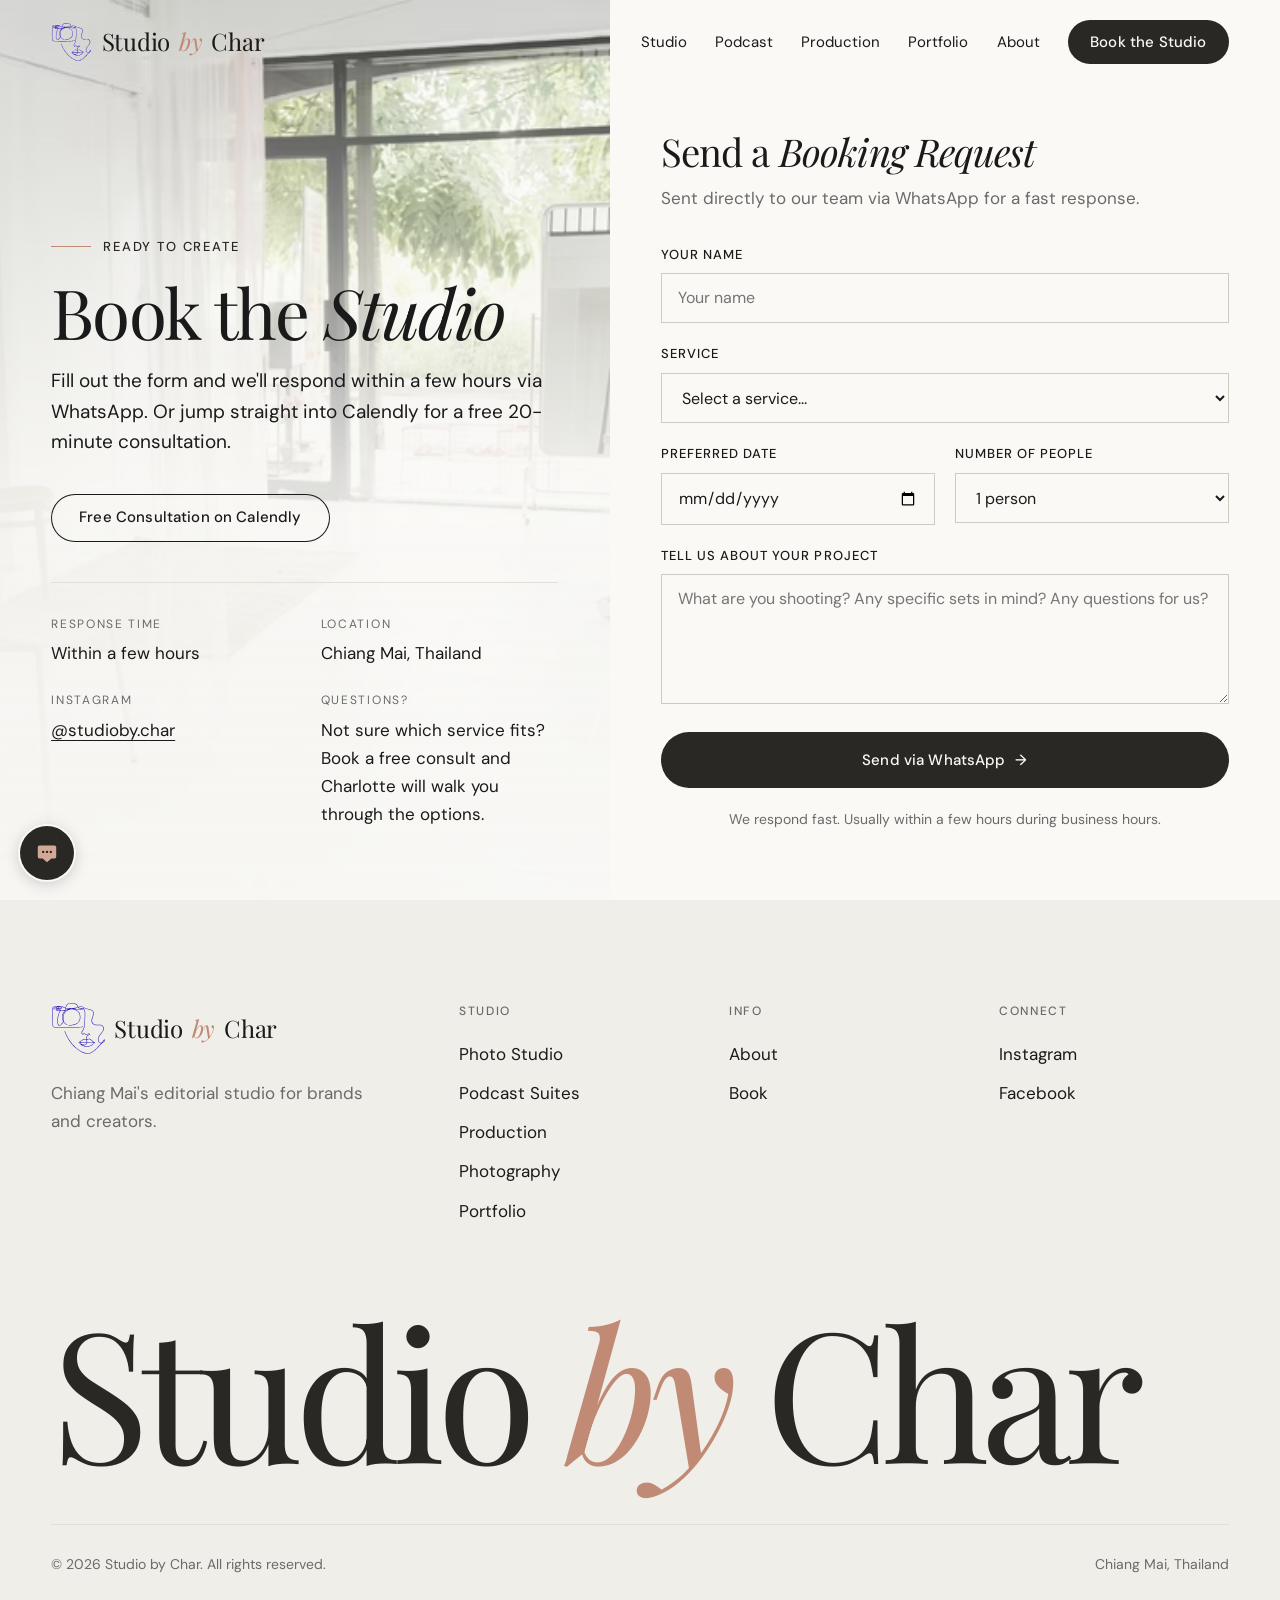
<file: pages/book.html>
<!DOCTYPE html>
<html lang="en">
<head>
    <meta charset="UTF-8">
    <meta name="viewport" content="width=device-width, initial-scale=1.0">
    <title>Book Studio by Char | Chiang Mai Photo &amp; Podcast Studio</title>
    <meta name="description" content="Book Studio by Char in Chiang Mai. Enquire about photo studio rental, podcast suite availability, or full production services. Simple booking process via Calendly or WhatsApp.">
    <link rel="canonical" href="https://studiobychar.com/pages/book.html" />
    <meta property="og:title" content="Book Studio by Char | Chiang Mai" />
    <meta property="og:description" content="Book your creative session at Studio by Char. Photo studio, podcast suites, or full production. Easy enquiry via WhatsApp." />
    <meta property="og:image" content="https://studiobychar.com/images/studiobychar-studio-by-char-og-book.jpg" />
    <meta property="og:url" content="https://studiobychar.com/pages/book.html" />
    <meta name="twitter:card" content="summary_large_image" />

    <link rel="preload" href="../fonts/PlayfairDisplay-Regular.woff2" as="font" type="font/woff2" crossorigin>
    <link rel="icon" href="../favicon.ico" sizes="48x48">
    <link rel="icon" href="../favicon.svg" type="image/svg+xml">
    <link rel="apple-touch-icon" href="../apple-touch-icon.png">
    <link rel="stylesheet" href="../css/style.css?v=5">
    <script defer src='https://static.cloudflareinsights.com/beacon.min.js' data-cf-beacon='{"token": "REPLACE_WITH_TOKEN"}'></script>
</head>
<body>
<a class="skip" href="#main">Skip to content</a>

<header class="site-header" data-sticky-header>
    <div class="wrap site-header-inner">
        <a href="../index.html" class="logo"><span class="logo-mark" aria-hidden="true"></span>Studio <em>by</em> Char</a>
        <button class="menu-btn" aria-label="Menu" aria-expanded="false" aria-controls="site-nav"><span></span></button>
        <nav class="nav" id="site-nav">
            <a href="studio.html">Studio</a>
            <a href="podcast-video.html">Podcast</a>
            <a href="production-services.html">Production</a>
            <a href="portfolio.html">Portfolio</a>
            <a href="about.html">About</a>
            <a href="book.html" class="btn btn-fill" aria-current="page">Book the Studio</a>
        </nav>
    </div>
</header>

<main id="main" class="book">

    <section class="book-side">
        <div class="hero-media">
            <picture data-pic="studio-floor-windows-garden"><source type="image/avif" srcset="../images/studiobychar-studio-by-char-studio-floor-windows-garden-800w.avif 800w, ../images/studiobychar-studio-by-char-studio-floor-windows-garden-1280w.avif 1280w, ../images/studiobychar-studio-by-char-studio-floor-windows-garden-1920w.avif 1920w" sizes="(min-width: 960px) 48vw, 100vw"><source type="image/webp" srcset="../images/studiobychar-studio-by-char-studio-floor-windows-garden-800w.webp 800w, ../images/studiobychar-studio-by-char-studio-floor-windows-garden-1280w.webp 1280w, ../images/studiobychar-studio-by-char-studio-floor-windows-garden-1920w.webp 1920w" sizes="(min-width: 960px) 48vw, 100vw"><img data-pic="studio-floor-windows-garden" data-sizes="(min-width: 960px) 48vw, 100vw" alt="The photo studio floor with tall windows looking out onto green trees" fetchpriority="high" src="../images/studiobychar-studio-by-char-studio-floor-windows-garden-1280w.webp" width="2000" height="1333"></picture>
        </div>
        <span class="eyebrow">Ready to create</span>
        <h1>Book the <em>Studio</em></h1>
        <p class="lede">Fill out the form and we'll respond within a few hours via WhatsApp. Or jump straight into Calendly for a free 20-minute consultation.</p>
        <div class="btn-row">
            <a href="https://calendly.com/shotbychar/20min" target="_blank" rel="noopener" class="btn btn-ghost">Free Consultation on Calendly</a>
        </div>
        <dl class="facts">
            <div><dt>Response Time</dt><dd>Within a few hours</dd></div>
            <div><dt>Location</dt><dd>Chiang Mai, Thailand</dd></div>
            <div><dt>Instagram</dt><dd><a href="https://www.instagram.com/studioby.char" target="_blank" rel="noopener">@studioby.char</a></dd></div>
            <div><dt>Questions?</dt><dd>Not sure which service fits? Book a free consult and Charlotte will walk you through the options.</dd></div>
        </dl>
    </section>

    <section class="book-form">
        <h2>Send a <em>Booking Request</em></h2>
        <p class="muted" style="margin-top:.75rem">Sent directly to our team via WhatsApp for a fast response.</p>

        <form id="waForm" class="form">
            <div class="field">
                <label for="waName">Your Name</label>
                <input type="text" id="waName" placeholder="Your name" autocomplete="name" required>
            </div>
            <div class="field">
                <label for="waProject">Service</label>
                <select id="waProject" required>
                    <option value="" disabled selected>Select a service...</option>
                    <option value="Photo Studio Rental">Photo Studio Rental</option>
                    <option value="Podcast Suite Rental">Podcast Suite Rental</option>
                    <option value="Full Production Package">Full Production Package</option>
                    <option value="Brand Photography">Brand Photography</option>
                    <option value="Product Photography">Product Photography</option>
                    <option value="Fashion &amp; Beauty">Fashion &amp; Beauty</option>
                    <option value="Video Production">Video Production</option>
                    <option value="Headshots">Headshots</option>
                    <option value="Other">Other / Not sure yet</option>
                </select>
            </div>
            <div class="form-row">
                <div class="field">
                    <label for="waDate">Preferred Date</label>
                    <input type="date" id="waDate">
                </div>
                <div class="field">
                    <label for="waGuests">Number of People</label>
                    <select id="waGuests">
                        <option value="1 person">1 person</option>
                        <option value="2 people">2 people</option>
                        <option value="3-5 people">3-5 people</option>
                        <option value="6+ people">6+ people</option>
                    </select>
                </div>
            </div>
            <div class="field">
                <label for="waMessage">Tell us about your project</label>
                <textarea id="waMessage" rows="4" placeholder="What are you shooting? Any specific sets in mind? Any questions for us?"></textarea>
            </div>
            <button type="submit" class="btn btn-fill">Send via WhatsApp <span class="arrow" aria-hidden="true">&rarr;</span></button>
            <p class="form-note">We respond fast. Usually within a few hours during business hours.</p>
        </form>
    </section>

</main>

<footer class="site-footer">
    <div class="wrap">
        <div class="footer-grid">
            <div>
                <a href="../index.html" class="logo"><span class="logo-mark" aria-hidden="true"></span>Studio <em>by</em> Char</a>
                <p>Chiang Mai's editorial studio for brands and creators.</p>
            </div>
            <div>
                <div class="footer-head">Studio</div>
                <ul>
                    <li><a href="studio.html">Photo Studio</a></li>
                    <li><a href="podcast-video.html">Podcast Suites</a></li>
                    <li><a href="production-services.html">Production</a></li>
                    <li><a href="photography.html">Photography</a></li>
                    <li><a href="portfolio.html">Portfolio</a></li>
                </ul>
            </div>
            <div>
                <div class="footer-head">Info</div>
                <ul>
                    <li><a href="about.html">About</a></li>
                    <li><a href="book.html">Book</a></li>
                </ul>
            </div>
            <div>
                <div class="footer-head">Connect</div>
                <ul>
                    <li><a href="https://www.instagram.com/studioby.char" target="_blank" rel="noopener">Instagram</a></li>
                    <li><a href="https://www.facebook.com/share/1BsJcmAYLn" target="_blank" rel="noopener">Facebook</a></li>
                </ul>
            </div>
        </div>
        <div class="footer-mark" aria-hidden="true">Studio <em>by</em> Char</div>
        <div class="footer-bottom">
            <span>&copy; 2026 Studio by Char. All rights reserved.</span>
            <span>Chiang Mai, Thailand</span>
        </div>
    </div>
</footer>

<script src="../js/main.js?v=4" defer></script>
</body>
</html>
</file>
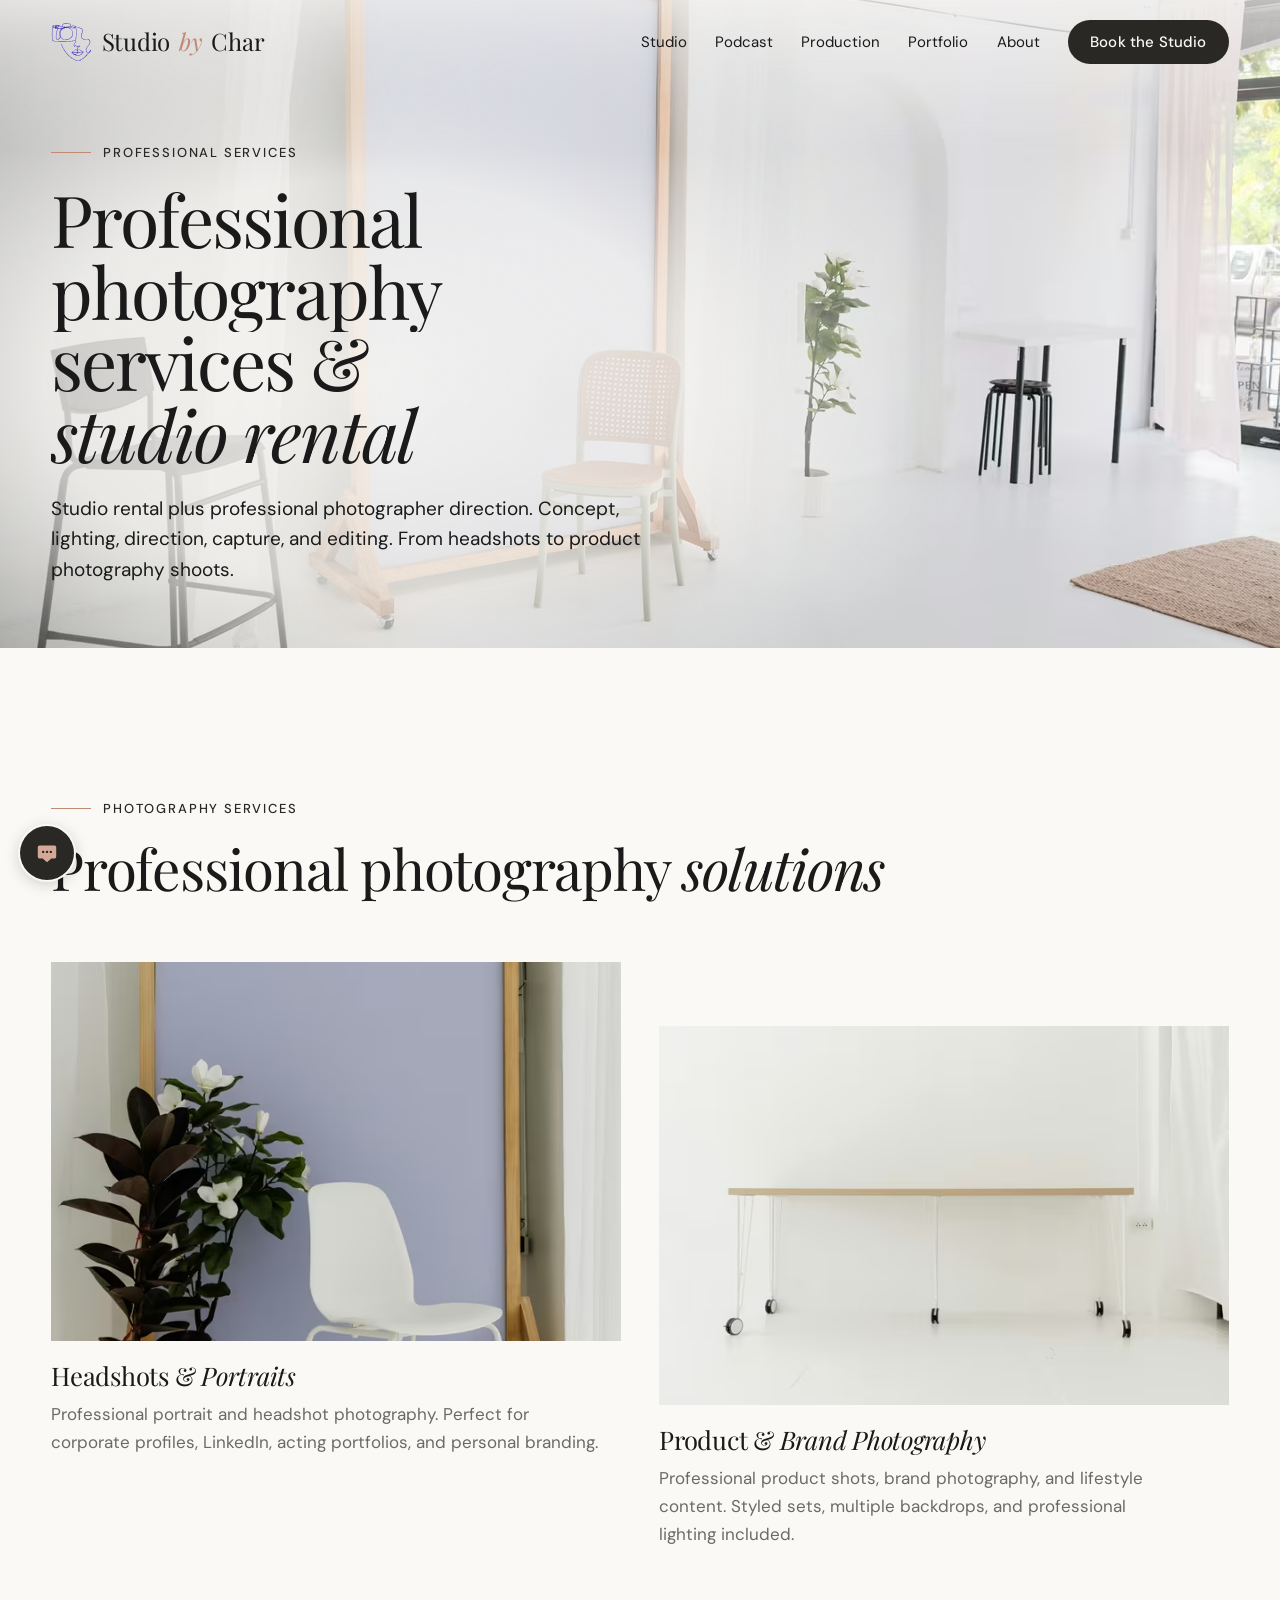
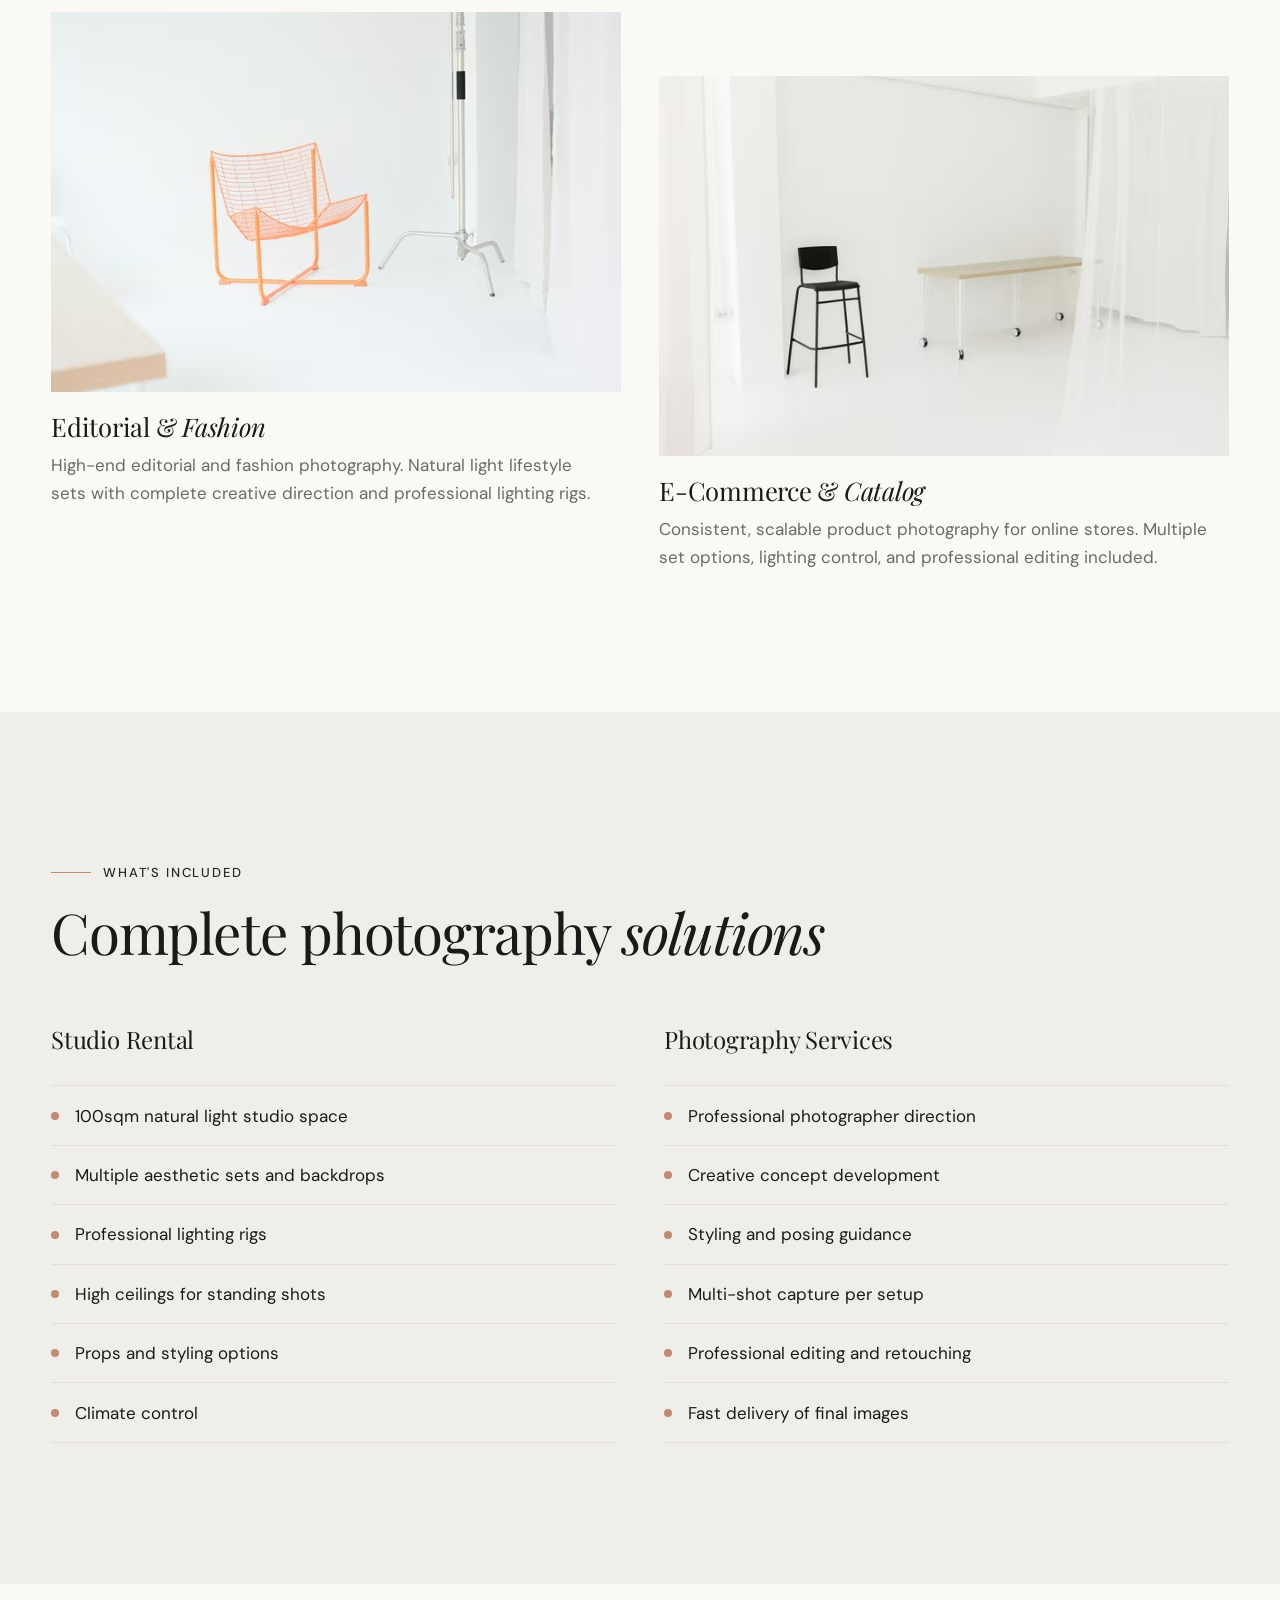
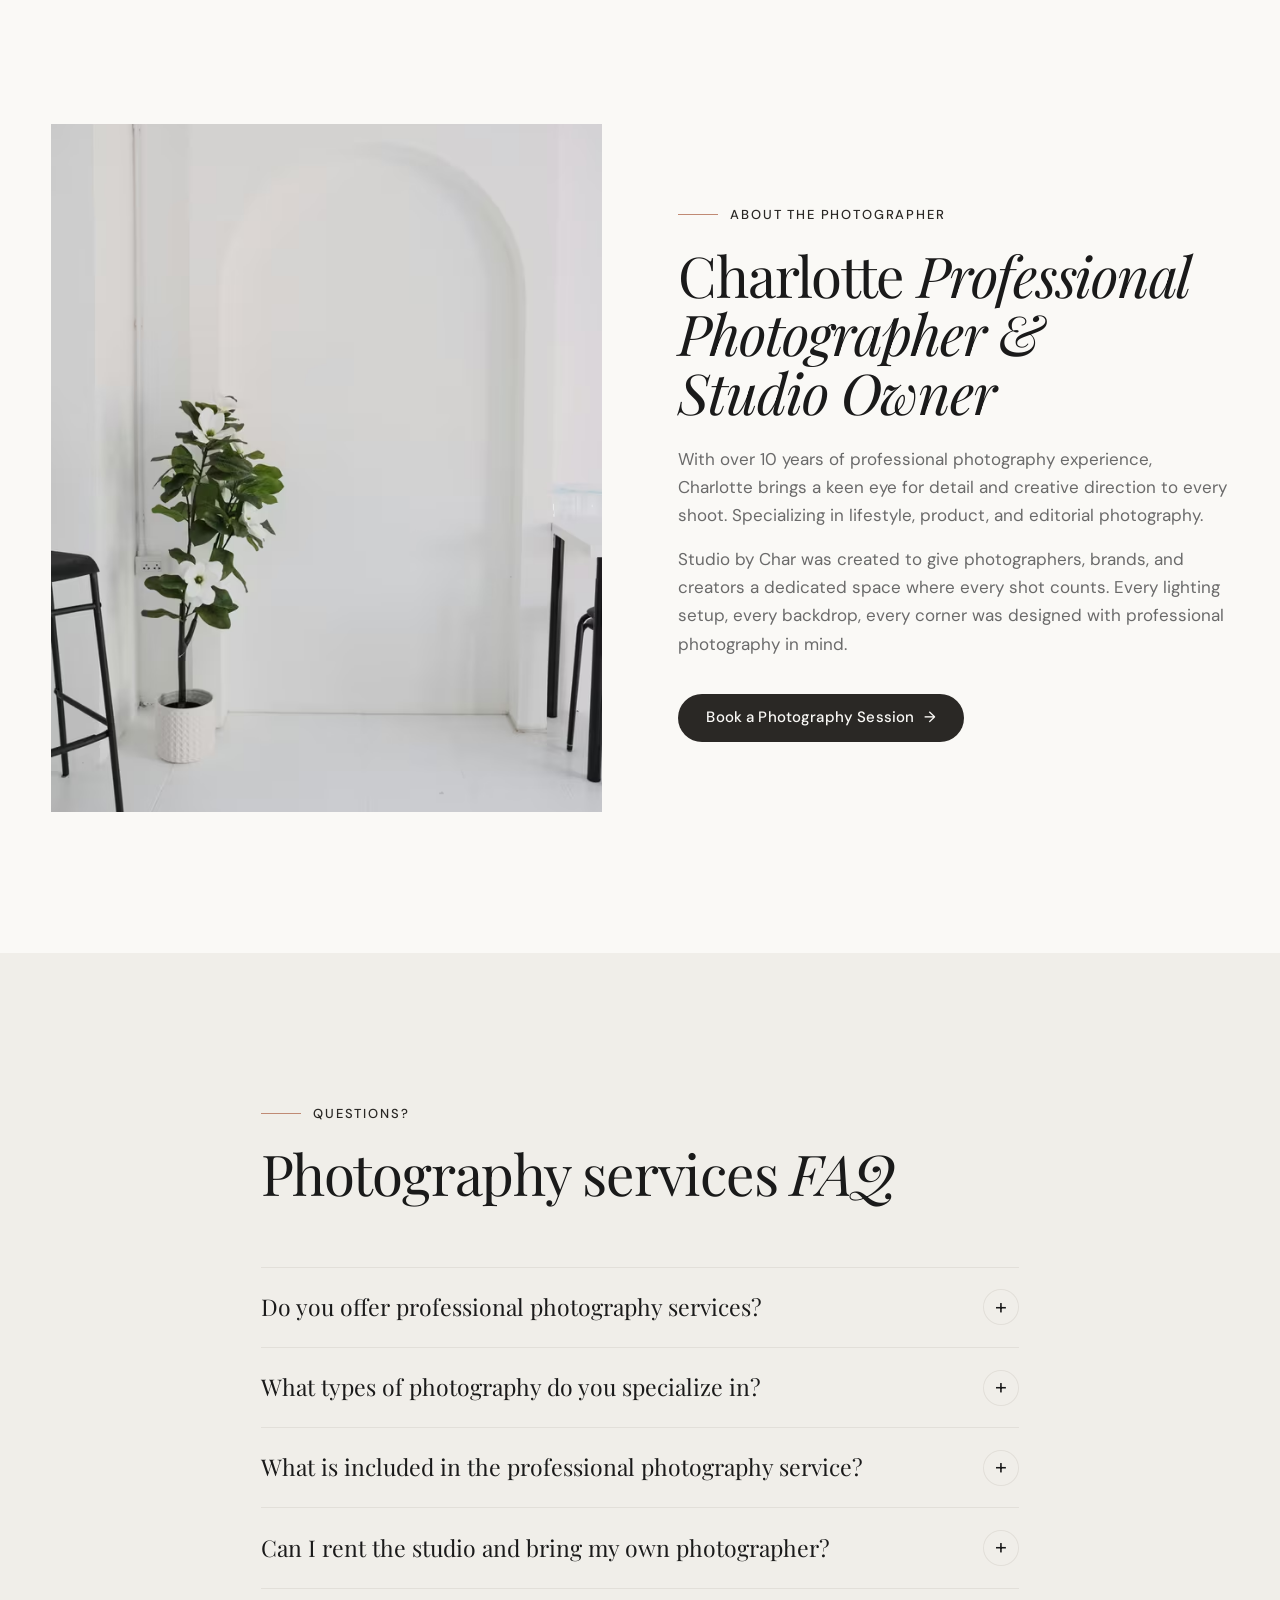
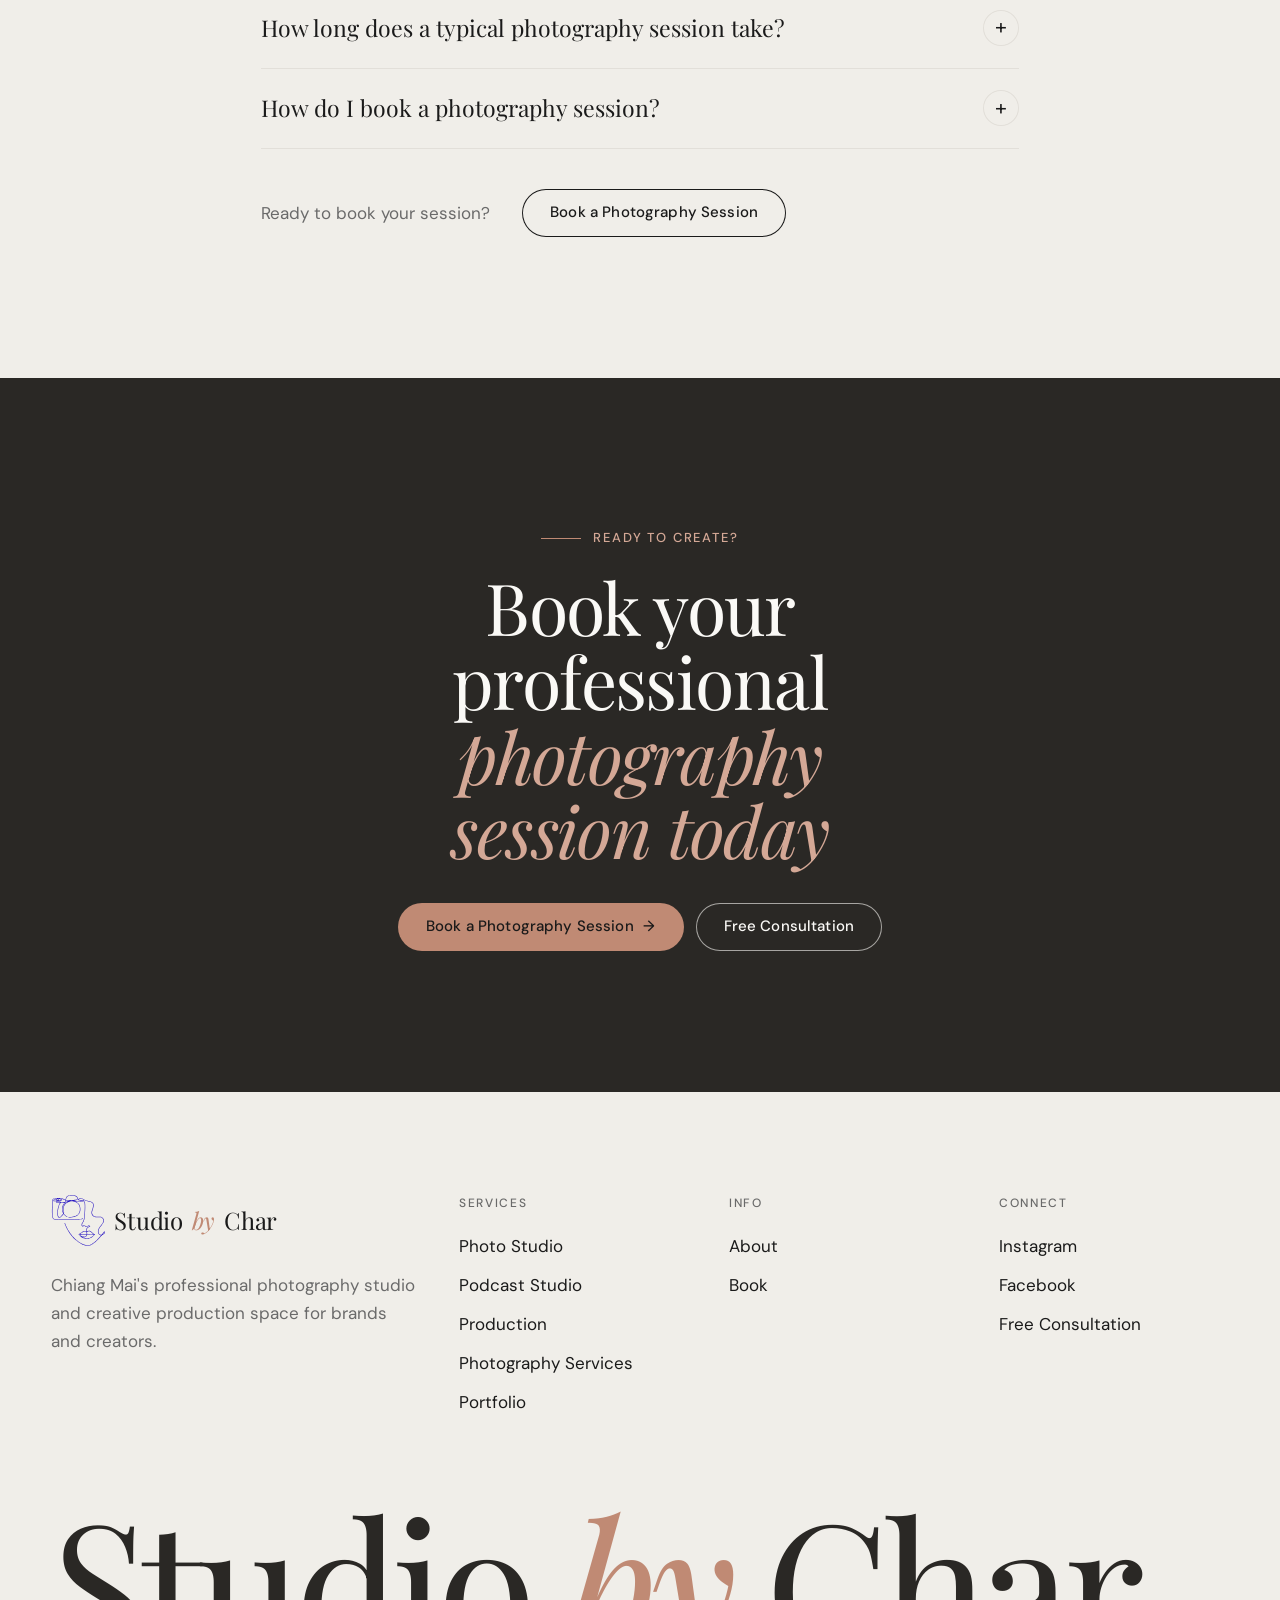
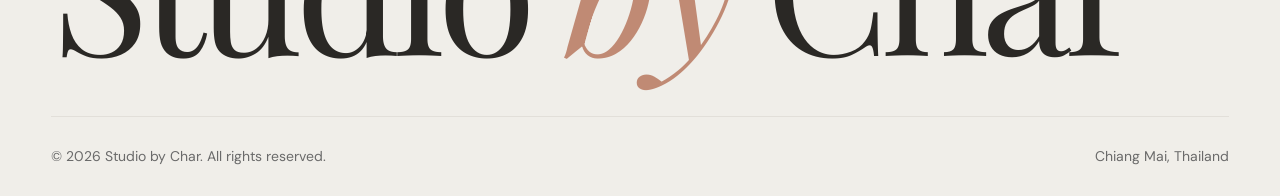
<file: pages/photography.html>
<!DOCTYPE html>
<html lang="en">
<head>
    <meta charset="UTF-8">
    <meta name="viewport" content="width=device-width, initial-scale=1.0">
    <title>Professional Photography Studio Rental Chiang Mai | Studio by Char</title>
    <meta name="description" content="Professional photography services in Chiang Mai. Headshots, product, brand photography shoots. Studio rental with professional photographer direction, lighting, and editing.">
    <link rel="canonical" href="https://studiobychar.com/pages/photography.html" />

    <meta property="og:title" content="Professional Photography Services & Studio Rental | Chiang Mai" />
    <meta property="og:description" content="Professional photography studio rental with photographer direction. Headshots, product, brand, editorial photography shoots." />
    <meta property="og:image" content="https://studiobychar.com/images/studiobychar-studio-by-char-og-photography.jpg" />
    <meta property="og:url" content="https://studiobychar.com/pages/photography.html" />
    <meta name="twitter:card" content="summary_large_image" />

    <script type="application/ld+json">
    {
      "@context": "https://schema.org",
      "@type": "Service",
      "name": "Professional Photography Services",
      "provider": {
        "@type": "LocalBusiness",
        "name": "Studio by Char",
        "url": "https://studiobychar.com"
      },
      "description": "Professional photography services in Chiang Mai. Studio rental, photographer direction, lighting, and editing. Perfect for headshots, product, brand, and editorial photography.",
      "areaServed": "Chiang Mai, Thailand",
      "availableChannel": {
        "@type": "ServiceChannel",
        "serviceUrl": "https://studiobychar.com/pages/book.html"
      }
    }
    </script>
    <script type="application/ld+json">
    {
      "@context": "https://schema.org",
      "@type": "BreadcrumbList",
      "itemListElement": [
        {
          "@type": "ListItem",
          "position": 1,
          "name": "Home",
          "item": "https://studiobychar.com"
        },
        {
          "@type": "ListItem",
          "position": 2,
          "name": "Professional Photography",
          "item": "https://studiobychar.com/pages/photography.html"
        }
      ]
    }
    </script>
    <script type="application/ld+json">
    {
      "@context": "https://schema.org",
      "@type": "FAQPage",
      "mainEntity": [
        {
          "@type": "Question",
          "name": "Do you offer professional photography services?",
          "acceptedAnswer": {
            "@type": "Answer",
            "text": "Yes, we offer complete professional photography services including studio rental, photographer direction, creative concept development, styling, multi-shot capture, and professional editing. Perfect for headshots, product, brand, and editorial photography."
          }
        },
        {
          "@type": "Question",
          "name": "What types of photography do you specialize in?",
          "acceptedAnswer": {
            "@type": "Answer",
            "text": "We specialize in headshots, portraits, product photography, brand photography, and editorial shoots. Whether you need corporate headshots, e-commerce product shots, or lifestyle content, we have the studio space and expertise."
          }
        },
        {
          "@type": "Question",
          "name": "What is included in the professional photography service?",
          "acceptedAnswer": {
            "@type": "Answer",
            "text": "Professional photography services include studio rental, photographer direction, creative concept development, styling and posing guidance, multi-shot capture per setup, professional editing and retouching, and fast delivery of final images."
          }
        },
        {
          "@type": "Question",
          "name": "How do I book a professional photography session?",
          "acceptedAnswer": {
            "@type": "Answer",
            "text": "You can book a photography session through our website or by contacting us directly. We offer flexible booking and can discuss your specific needs during a free consultation."
          }
        },
        {
          "@type": "Question",
          "name": "Can I rent the studio and bring my own photographer?",
          "acceptedAnswer": {
            "@type": "Answer",
            "text": "Yes, you can rent the studio space independently if you prefer to bring your own photographer. Studio rental and professional photography services are separate options."
          }
        },
        {
          "@type": "Question",
          "name": "How long does a typical photography session take?",
          "acceptedAnswer": {
            "@type": "Answer",
            "text": "Photography sessions can be customized to your needs, typically ranging from 2 hours to a full day. We discuss your project scope during consultation to determine the ideal duration."
          }
        }
      ]
    }
    </script>

    <link rel="preload" href="../fonts/PlayfairDisplay-Regular.woff2" as="font" type="font/woff2" crossorigin>
    <link rel="preload" as="image" type="image/avif" data-pic-preload="black-stool-lilac-backdrop-wide" data-sizes="100vw" imagesrcset="../images/studiobychar-studio-by-char-black-stool-lilac-backdrop-wide-800w.avif 800w, ../images/studiobychar-studio-by-char-black-stool-lilac-backdrop-wide-1280w.avif 1280w, ../images/studiobychar-studio-by-char-black-stool-lilac-backdrop-wide-1920w.avif 1920w" imagesizes="100vw" fetchpriority="high">
    <link rel="icon" href="../favicon.ico" sizes="48x48">
    <link rel="icon" href="../favicon.svg" type="image/svg+xml">
    <link rel="apple-touch-icon" href="../apple-touch-icon.png">
    <link rel="stylesheet" href="../css/style.css?v=5">
    <script defer src='https://static.cloudflareinsights.com/beacon.min.js' data-cf-beacon='{"token": "REPLACE_WITH_TOKEN"}'></script>
</head>
<body>
<a class="skip" href="#main">Skip to content</a>

<header class="site-header" data-sticky-header>
    <div class="wrap site-header-inner">
        <a href="../index.html" class="logo"><span class="logo-mark" aria-hidden="true"></span>Studio <em>by</em> Char</a>
        <button class="menu-btn" aria-label="Menu" aria-expanded="false" aria-controls="site-nav"><span></span></button>
        <nav class="nav" id="site-nav">
            <a href="studio.html">Studio</a>
            <a href="podcast-video.html">Podcast</a>
            <a href="production-services.html">Production</a>
            <a href="portfolio.html">Portfolio</a>
            <a href="about.html">About</a>
            <a href="book.html" class="btn btn-fill">Book the Studio</a>
        </nav>
    </div>
</header>

<main id="main">

    <section class="page-hero">
        <div class="hero-media">
            <picture data-pic="black-stool-lilac-backdrop-wide"><source type="image/avif" srcset="../images/studiobychar-studio-by-char-black-stool-lilac-backdrop-wide-800w.avif 800w, ../images/studiobychar-studio-by-char-black-stool-lilac-backdrop-wide-1280w.avif 1280w, ../images/studiobychar-studio-by-char-black-stool-lilac-backdrop-wide-1920w.avif 1920w" sizes="100vw"><source type="image/webp" srcset="../images/studiobychar-studio-by-char-black-stool-lilac-backdrop-wide-800w.webp 800w, ../images/studiobychar-studio-by-char-black-stool-lilac-backdrop-wide-1280w.webp 1280w, ../images/studiobychar-studio-by-char-black-stool-lilac-backdrop-wide-1920w.webp 1920w" sizes="100vw"><img data-pic="black-stool-lilac-backdrop-wide" data-sizes="100vw" alt="Black bar stool and cane chair in front of the lilac backdrop on the studio floor" fetchpriority="high" style="--pos:40% 50%; --pos-m:30% 50%" src="../images/studiobychar-studio-by-char-black-stool-lilac-backdrop-wide-1280w.webp" width="2000" height="1333"></picture>
        </div>
        <div class="wrap hero-copy">
            <div class="hero-title">
                <span class="eyebrow">Professional Services</span>
                <h1>
                    <span class="h1-line"><span>Professional photography</span></span>
                    <span class="h1-line"><span>services &amp;</span></span>
                    <span class="h1-line"><span><em>studio rental</em></span></span>
                </h1>
                <p class="lede">Studio rental plus professional photographer direction. Concept, lighting, direction, capture, and editing. From headshots to product photography shoots.</p>
            </div>
        </div>
    </section>

    <section class="section">
        <div class="wrap">
            <div class="section-head reveal">
                <div>
                    <span class="eyebrow">Photography Services</span>
                    <h2>Professional photography <em>solutions</em></h2>
                </div>
            </div>
            <div class="duo">
                <article class="reveal">
                    <div class="frame zoom ar-land"><picture data-pic="white-chair-lilac-backdrop-portrait"><source type="image/avif" srcset="../images/studiobychar-studio-by-char-white-chair-lilac-backdrop-portrait-640w.avif 640w, ../images/studiobychar-studio-by-char-white-chair-lilac-backdrop-portrait-1024w.avif 1024w" sizes="(min-width: 800px) 45vw, 100vw"><source type="image/webp" srcset="../images/studiobychar-studio-by-char-white-chair-lilac-backdrop-portrait-640w.webp 640w, ../images/studiobychar-studio-by-char-white-chair-lilac-backdrop-portrait-1024w.webp 1024w" sizes="(min-width: 800px) 45vw, 100vw"><img data-pic="white-chair-lilac-backdrop-portrait" data-sizes="(min-width: 800px) 45vw, 100vw" alt="White chair set against the lilac backdrop, ready for a portrait session" loading="lazy" src="../images/studiobychar-studio-by-char-white-chair-lilac-backdrop-portrait-1024w.webp" width="1333" height="2000"></picture></div>
                    <h3>Headshots &amp; <em>Portraits</em></h3>
                    <p>Professional portrait and headshot photography. Perfect for corporate profiles, LinkedIn, acting portfolios, and personal branding.</p>
                </article>
                <article class="reveal">
                    <div class="frame zoom ar-land"><picture data-pic="long-white-table"><source type="image/avif" srcset="../images/studiobychar-studio-by-char-long-white-table-640w.avif 640w, ../images/studiobychar-studio-by-char-long-white-table-1024w.avif 1024w, ../images/studiobychar-studio-by-char-long-white-table-1600w.avif 1600w" sizes="(min-width: 800px) 45vw, 100vw"><source type="image/webp" srcset="../images/studiobychar-studio-by-char-long-white-table-640w.webp 640w, ../images/studiobychar-studio-by-char-long-white-table-1024w.webp 1024w, ../images/studiobychar-studio-by-char-long-white-table-1600w.webp 1600w" sizes="(min-width: 800px) 45vw, 100vw"><img data-pic="long-white-table" data-sizes="(min-width: 800px) 45vw, 100vw" alt="Long white table on castors in front of sheer curtains" loading="lazy" src="../images/studiobychar-studio-by-char-long-white-table-1024w.webp" width="2000" height="1333"></picture></div>
                    <h3>Product &amp; <em>Brand Photography</em></h3>
                    <p>Professional product shots, brand photography, and lifestyle content. Styled sets, multiple backdrops, and professional lighting included.</p>
                </article>
                <article class="reveal">
                    <div class="frame zoom ar-land"><picture data-pic="orange-wire-chair-curtains"><source type="image/avif" srcset="../images/studiobychar-studio-by-char-orange-wire-chair-curtains-640w.avif 640w, ../images/studiobychar-studio-by-char-orange-wire-chair-curtains-1024w.avif 1024w" sizes="(min-width: 800px) 45vw, 100vw"><source type="image/webp" srcset="../images/studiobychar-studio-by-char-orange-wire-chair-curtains-640w.webp 640w, ../images/studiobychar-studio-by-char-orange-wire-chair-curtains-1024w.webp 1024w" sizes="(min-width: 800px) 45vw, 100vw"><img data-pic="orange-wire-chair-curtains" data-sizes="(min-width: 800px) 45vw, 100vw" alt="Orange wire chair among white curtains" loading="lazy" src="../images/studiobychar-studio-by-char-orange-wire-chair-curtains-1024w.webp" width="1429" height="2000"></picture></div>
                    <h3>Editorial &amp; <em>Fashion</em></h3>
                    <p>High-end editorial and fashion photography. Natural light lifestyle sets with complete creative direction and professional lighting rigs.</p>
                </article>
                <article class="reveal">
                    <div class="frame zoom ar-land"><picture data-pic="black-stool-white-table"><source type="image/avif" srcset="../images/studiobychar-studio-by-char-black-stool-white-table-640w.avif 640w, ../images/studiobychar-studio-by-char-black-stool-white-table-1024w.avif 1024w, ../images/studiobychar-studio-by-char-black-stool-white-table-1600w.avif 1600w" sizes="(min-width: 800px) 45vw, 100vw"><source type="image/webp" srcset="../images/studiobychar-studio-by-char-black-stool-white-table-640w.webp 640w, ../images/studiobychar-studio-by-char-black-stool-white-table-1024w.webp 1024w, ../images/studiobychar-studio-by-char-black-stool-white-table-1600w.webp 1600w" sizes="(min-width: 800px) 45vw, 100vw"><img data-pic="black-stool-white-table" data-sizes="(min-width: 800px) 45vw, 100vw" alt="Black bar stool beside a white table on the bright studio floor" loading="lazy" src="../images/studiobychar-studio-by-char-black-stool-white-table-1024w.webp" width="2000" height="1333"></picture></div>
                    <h3>E-Commerce &amp; <em>Catalog</em></h3>
                    <p>Consistent, scalable product photography for online stores. Multiple set options, lighting control, and professional editing included.</p>
                </article>
            </div>
        </div>
    </section>

    <section class="section section-soft">
        <div class="wrap">
            <div class="section-head reveal">
                <div>
                    <span class="eyebrow">What's Included</span>
                    <h2>Complete photography <em>solutions</em></h2>
                </div>
            </div>
            <div class="lists">
                <div class="reveal">
                    <h3>Studio Rental</h3>
                    <ul class="ticks">
                        <li>100sqm natural light studio space</li>
                        <li>Multiple aesthetic sets and backdrops</li>
                        <li>Professional lighting rigs</li>
                        <li>High ceilings for standing shots</li>
                        <li>Props and styling options</li>
                        <li>Climate control</li>
                    </ul>
                </div>
                <div class="reveal">
                    <h3>Photography Services</h3>
                    <ul class="ticks">
                        <li>Professional photographer direction</li>
                        <li>Creative concept development</li>
                        <li>Styling and posing guidance</li>
                        <li>Multi-shot capture per setup</li>
                        <li>Professional editing and retouching</li>
                        <li>Fast delivery of final images</li>
                    </ul>
                </div>
            </div>
        </div>
    </section>

    <section class="section">
        <div class="wrap split">
            <div class="frame zoom ar-portrait reveal">
                <picture data-pic="fig-plant-arch-stool"><source type="image/avif" srcset="../images/studiobychar-studio-by-char-fig-plant-arch-stool-640w.avif 640w, ../images/studiobychar-studio-by-char-fig-plant-arch-stool-1024w.avif 1024w" sizes="(min-width: 900px) 45vw, 100vw"><source type="image/webp" srcset="../images/studiobychar-studio-by-char-fig-plant-arch-stool-640w.webp 640w, ../images/studiobychar-studio-by-char-fig-plant-arch-stool-1024w.webp 1024w" sizes="(min-width: 900px) 45vw, 100vw"><img data-pic="fig-plant-arch-stool" data-sizes="(min-width: 900px) 45vw, 100vw" alt="Fig plant and black stool beside the white arch wall" loading="lazy" src="../images/studiobychar-studio-by-char-fig-plant-arch-stool-1024w.webp" width="1333" height="2000"></picture>
            </div>
            <div class="reveal">
                <span class="eyebrow">About The Photographer</span>
                <h2>Charlotte <em>Professional Photographer &amp; Studio Owner</em></h2>
                <div class="body" style="margin-top:1.5rem">
                    <p>With over 10 years of professional photography experience, Charlotte brings a keen eye for detail and creative direction to every shoot. Specializing in lifestyle, product, and editorial photography.</p>
                    <p>Studio by Char was created to give photographers, brands, and creators a dedicated space where every shot counts. Every lighting setup, every backdrop, every corner was designed with professional photography in mind.</p>
                </div>
                <div class="btn-row"><a href="book.html" class="btn btn-fill">Book a Photography Session <span class="arrow" aria-hidden="true">&rarr;</span></a></div>
            </div>
        </div>
    </section>

    <section class="section section-soft">
        <div class="wrap wrap-narrow">
            <div class="section-head reveal">
                <div>
                    <span class="eyebrow">Questions?</span>
                    <h2>Photography services <em>FAQ</em></h2>
                </div>
            </div>
            <div class="faq reveal">
                <details><summary>Do you offer professional photography services?</summary><p>Yes, we offer complete professional photography services including studio rental, photographer direction, creative concept development, styling, multi-shot capture, and professional editing. Perfect for headshots, product, brand, and editorial photography.</p></details>
                <details><summary>What types of photography do you specialize in?</summary><p>We specialize in headshots, portraits, product photography, brand photography, and editorial shoots. Whether you need corporate headshots, e-commerce product shots, or lifestyle content, we have the studio space and expertise.</p></details>
                <details><summary>What is included in the professional photography service?</summary><p>Professional photography services include studio rental, photographer direction, creative concept development, styling and posing guidance, multi-shot capture per setup, professional editing and retouching, and fast delivery of final images.</p></details>
                <details><summary>Can I rent the studio and bring my own photographer?</summary><p>Yes, you can rent the studio space independently if you prefer to bring your own photographer. Studio rental and professional photography services are separate options.</p></details>
                <details><summary>How long does a typical photography session take?</summary><p>Photography sessions can be customized to your needs, typically ranging from 2 hours to a full day. We discuss your project scope during consultation to determine the ideal duration.</p></details>
                <details><summary>How do I book a photography session?</summary><p>You can book a photography session through our website or by contacting us directly. We offer flexible booking and can discuss your specific needs during a free consultation.</p></details>
            </div>
            <div class="faq-foot reveal">
                <p class="muted">Ready to book your session?</p>
                <a href="book.html" class="btn btn-ghost">Book a Photography Session</a>
            </div>
        </div>
    </section>

    <section class="cta-dark">
        <div class="wrap reveal">
            <span class="eyebrow">Ready to create?</span>
            <h2>Book your professional <em>photography session today</em></h2>
            <div class="btn-row">
                <a href="book.html" class="btn btn-accent">Book a Photography Session <span class="arrow" aria-hidden="true">&rarr;</span></a>
                <a href="https://calendly.com/shotbychar/20min" target="_blank" rel="noopener" class="btn btn-ghost-inv">Free Consultation</a>
            </div>
        </div>
    </section>

</main>

<footer class="site-footer">
    <div class="wrap">
        <div class="footer-grid">
            <div>
                <a href="../index.html" class="logo"><span class="logo-mark" aria-hidden="true"></span>Studio <em>by</em> Char</a>
                <p>Chiang Mai's professional photography studio and creative production space for brands and creators.</p>
            </div>
            <div>
                <div class="footer-head">Services</div>
                <ul>
                    <li><a href="studio.html">Photo Studio</a></li>
                    <li><a href="podcast-video.html">Podcast Studio</a></li>
                    <li><a href="production-services.html">Production</a></li>
                    <li><a href="photography.html">Photography Services</a></li>
                    <li><a href="portfolio.html">Portfolio</a></li>
                </ul>
            </div>
            <div>
                <div class="footer-head">Info</div>
                <ul>
                    <li><a href="about.html">About</a></li>
                    <li><a href="book.html">Book</a></li>
                </ul>
            </div>
            <div>
                <div class="footer-head">Connect</div>
                <ul>
                    <li><a href="https://www.instagram.com/studioby.char" target="_blank" rel="noopener">Instagram</a></li>
                    <li><a href="https://www.facebook.com/share/1BsJcmAYLn" target="_blank" rel="noopener">Facebook</a></li>
                    <li><a href="https://calendly.com/shotbychar/20min" target="_blank" rel="noopener">Free Consultation</a></li>
                </ul>
            </div>
        </div>
        <div class="footer-mark" aria-hidden="true">Studio <em>by</em> Char</div>
        <div class="footer-bottom">
            <span>&copy; 2026 Studio by Char. All rights reserved.</span>
            <span>Chiang Mai, Thailand</span>
        </div>
    </div>
</footer>

<script src="../js/main.js?v=4" defer></script>
</body>
</html>
</file>
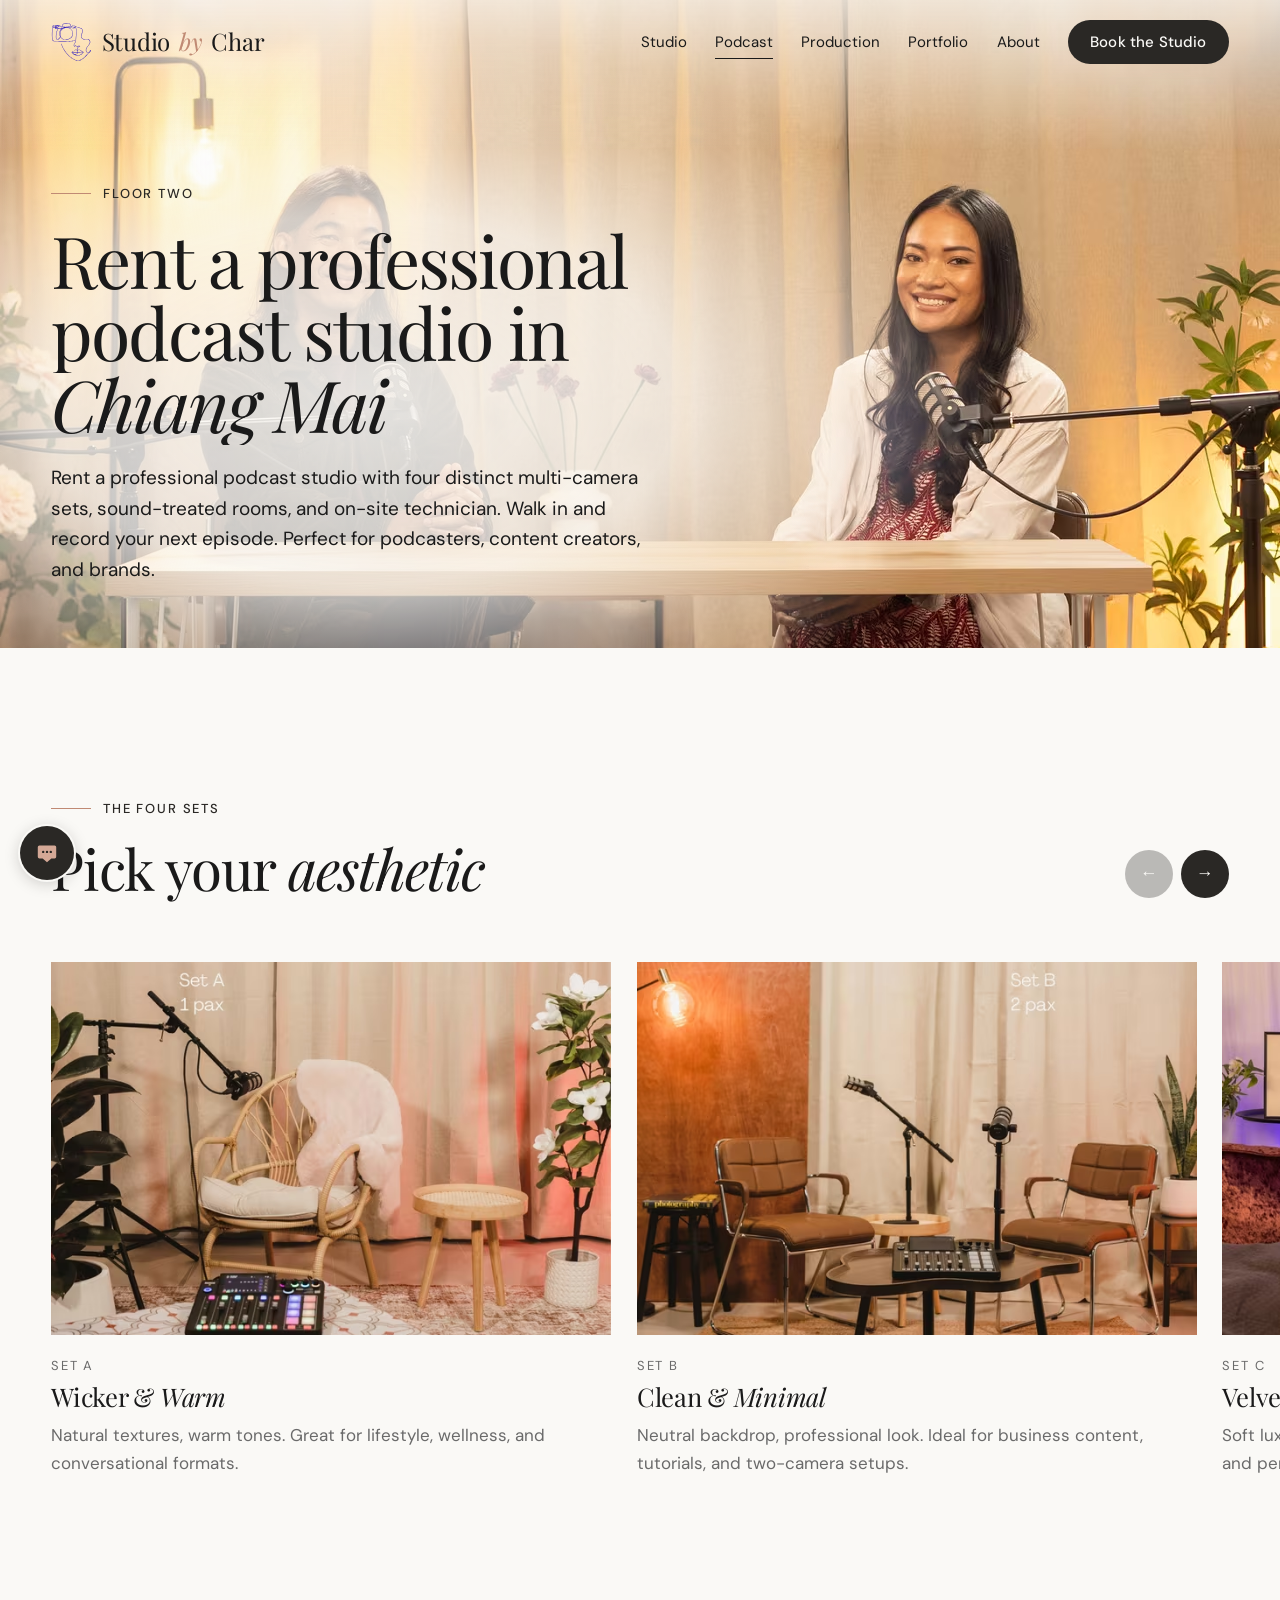
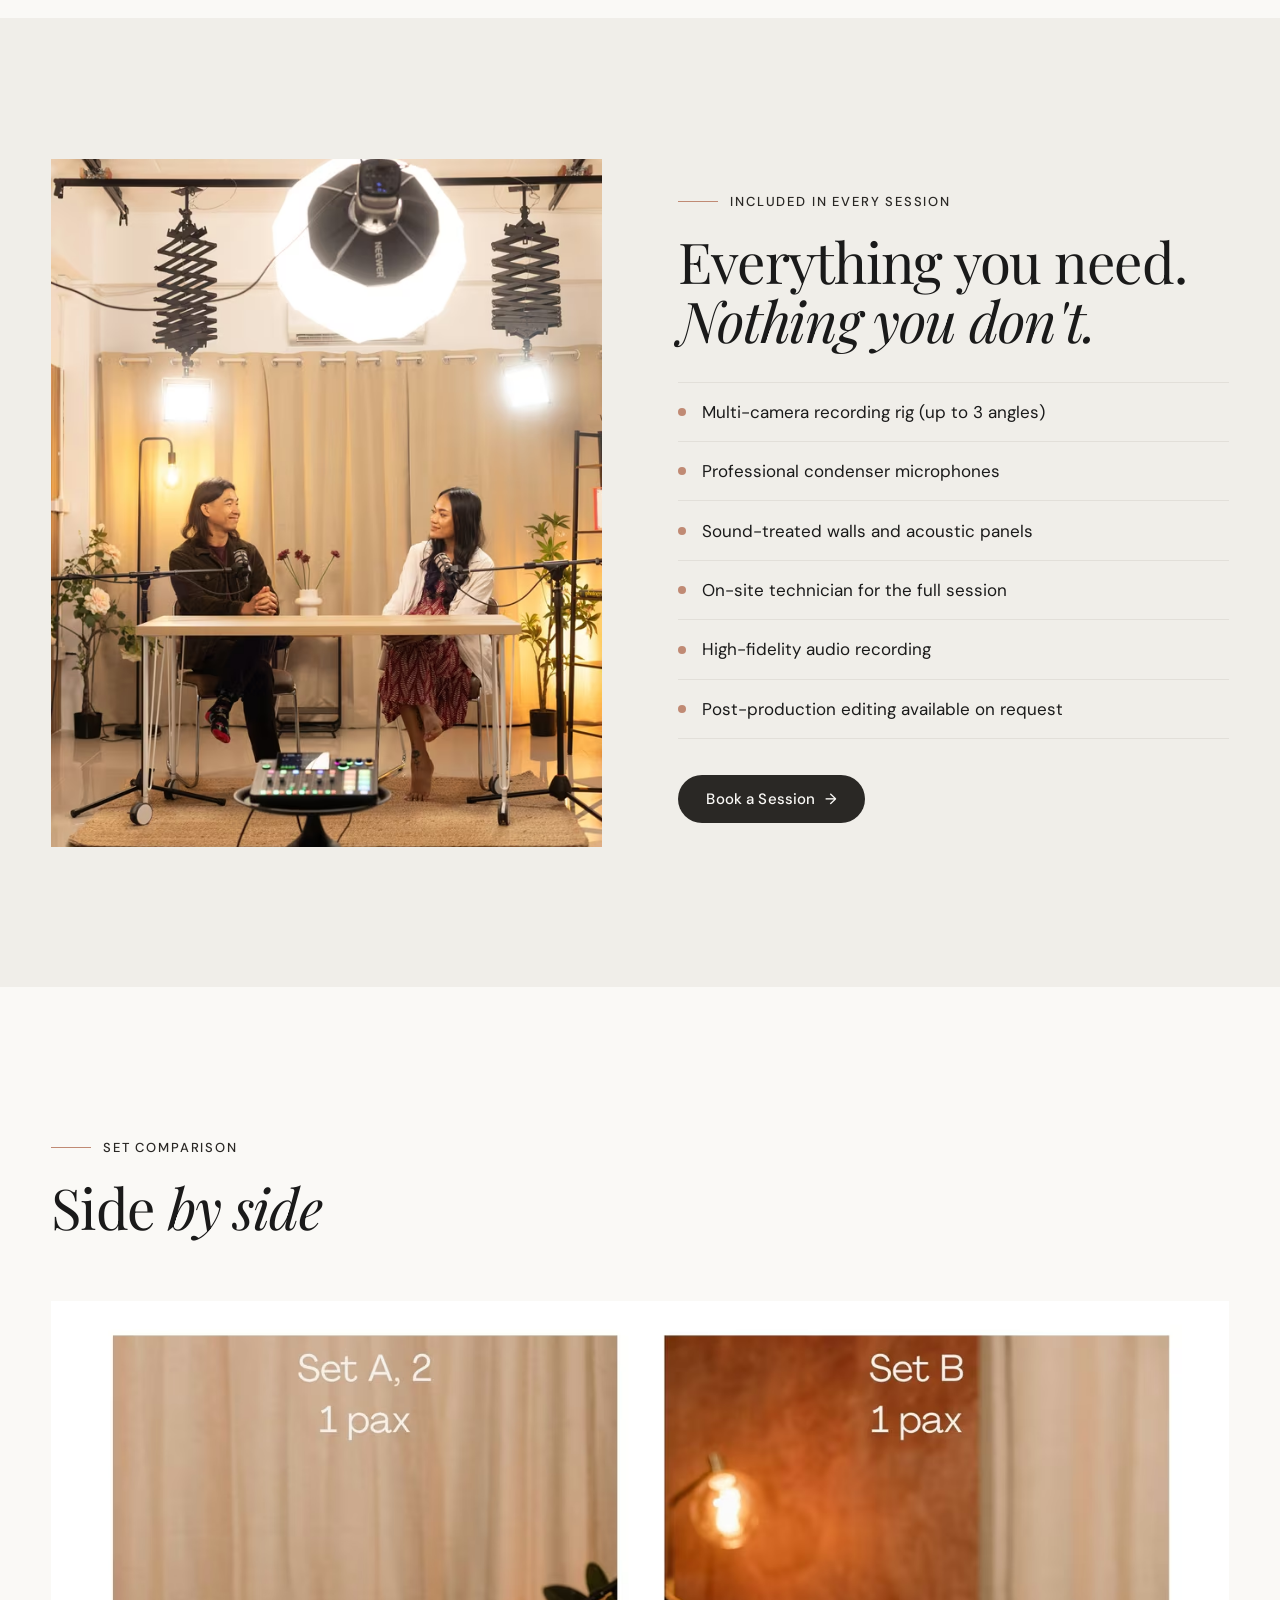
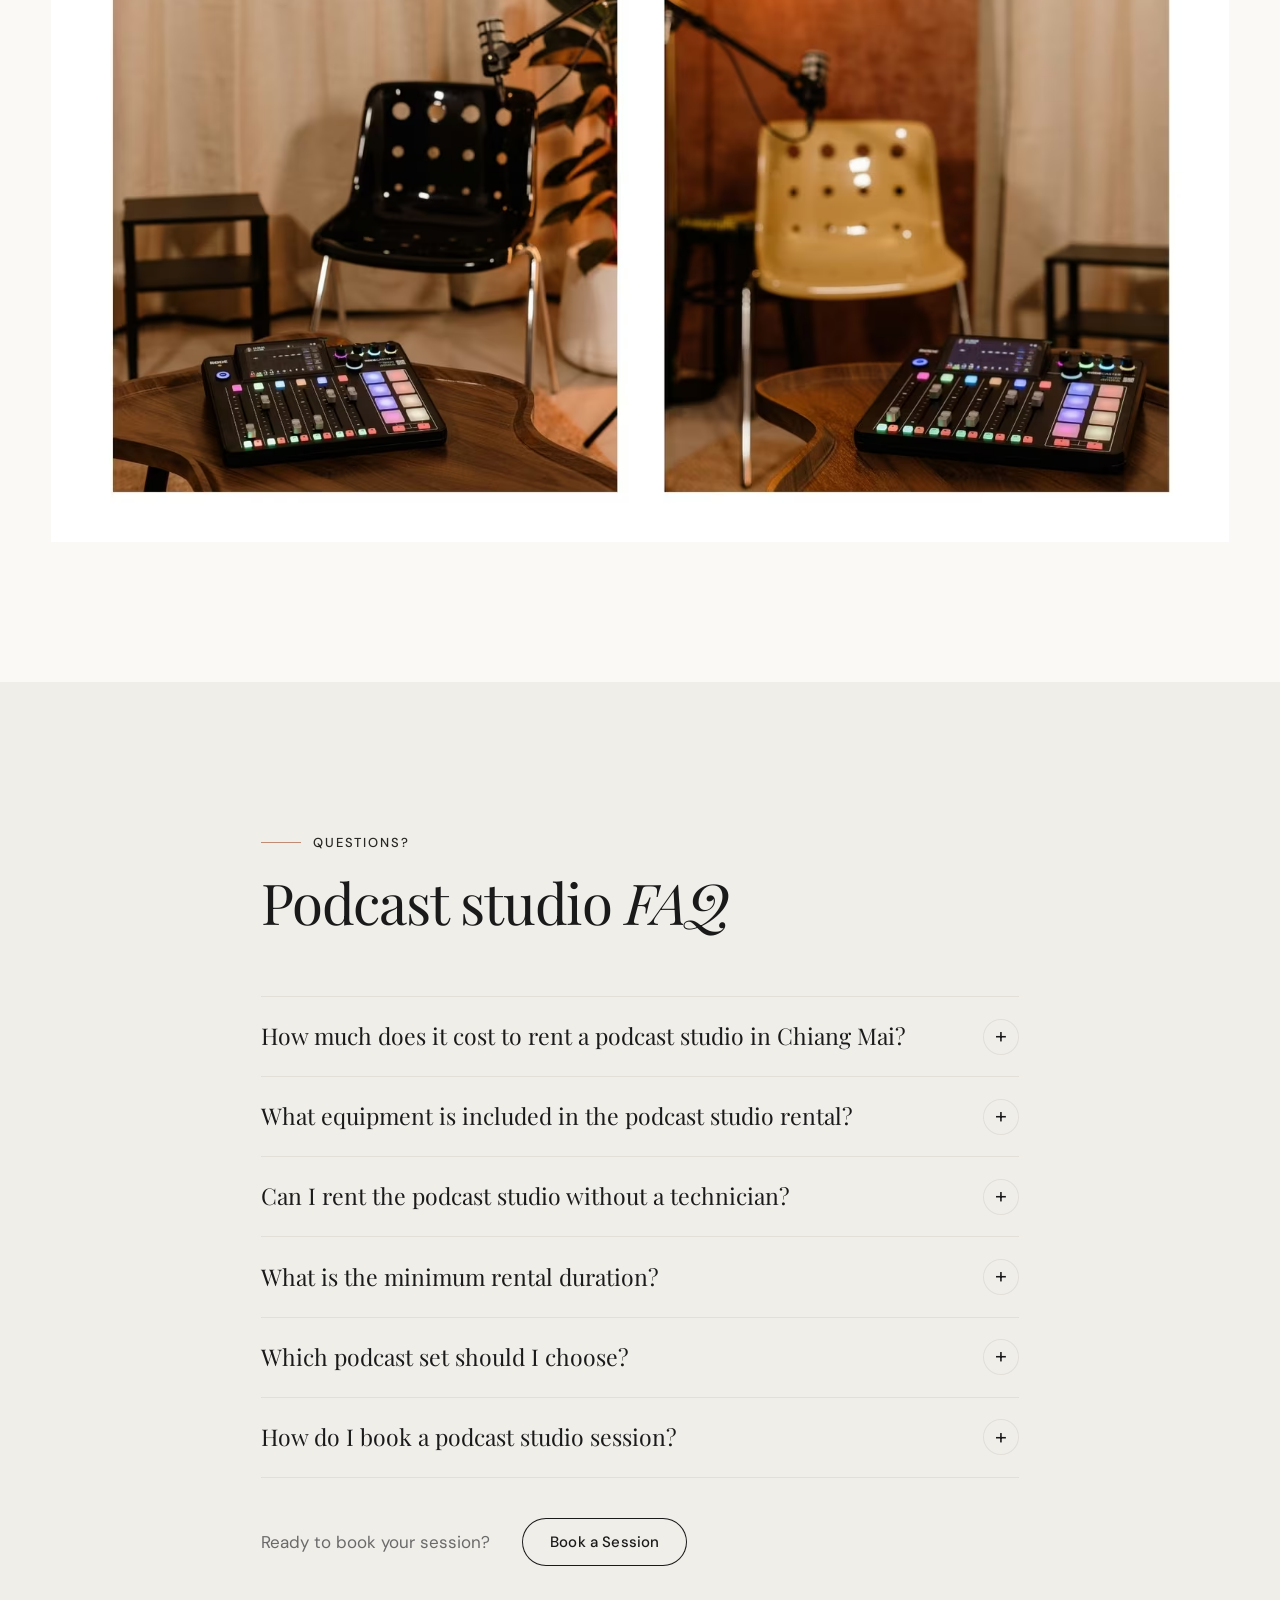
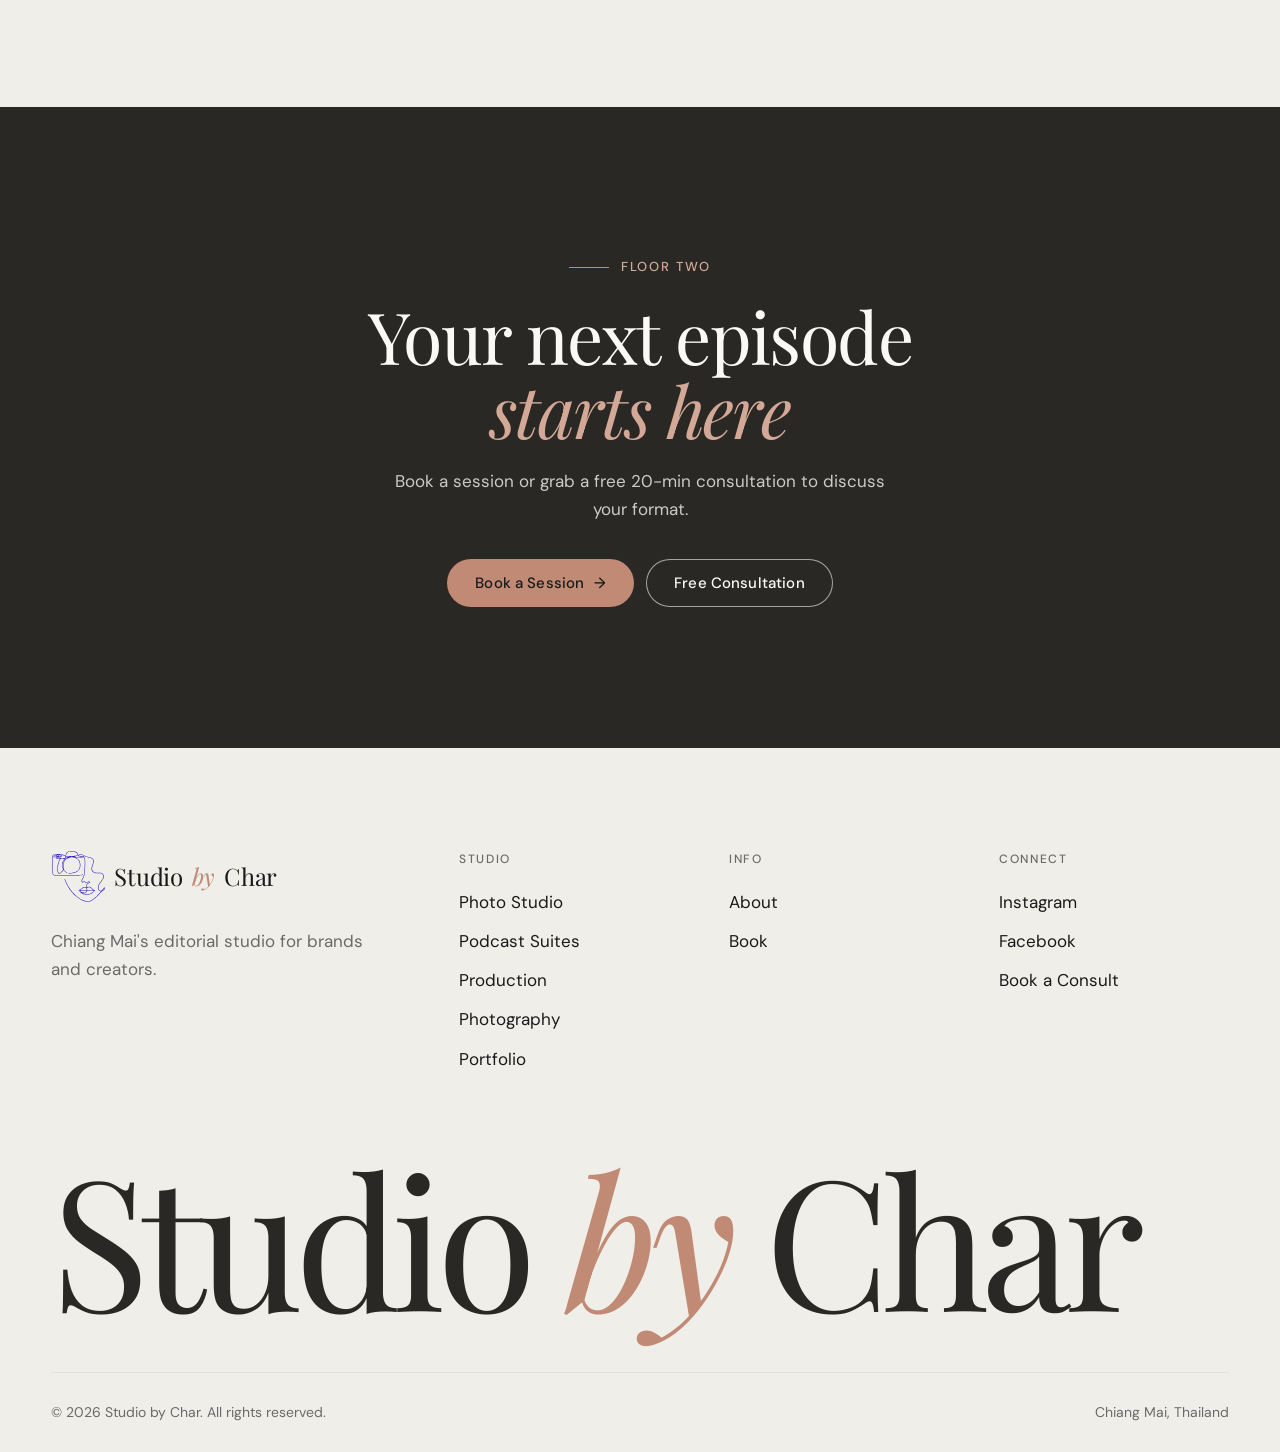
<file: pages/podcast-video.html>
<!DOCTYPE html>
<html lang="en">
<head>
    <meta charset="UTF-8">
    <meta name="viewport" content="width=device-width, initial-scale=1.0">
    <title>Rent a Podcast Studio Chiang Mai | 4 Multi-Camera Sets</title>
    <meta name="description" content="Rent a professional podcast studio in Chiang Mai. 4 distinct multi-camera sets, sound-treated, on-site technician. Walk in and record your next episode.">
    <link rel="canonical" href="https://studiobychar.com/pages/podcast-video.html" />
    <meta property="og:title" content="Rent a Podcast Studio Chiang Mai | Studio by Char" />
    <meta property="og:description" content="Professional podcast studio rental in Chiang Mai. 4 distinct sets, sound-treated, technician on-site. Book now." />
    <meta property="og:image" content="https://studiobychar.com/images/studiobychar-studio-by-char-og-podcast.jpg" />
    <meta property="og:url" content="https://studiobychar.com/pages/podcast-video.html" />
    <meta name="twitter:card" content="summary_large_image" />

    <script type="application/ld+json">
    {
      "@context": "https://schema.org",
      "@type": "Service",
      "name": "Professional Podcast Studio Rental",
      "provider": {
        "@type": "LocalBusiness",
        "name": "Studio by Char",
        "url": "https://studiobychar.com"
      },
      "description": "Professional podcast studio rental in Chiang Mai with 4 distinct multi-camera sets, sound-treated rooms, and on-site technician",
      "areaServed": "Chiang Mai, Thailand",
      "availableChannel": {
        "@type": "ServiceChannel",
        "serviceUrl": "https://studiobychar.com/pages/book.html"
      }
    }
    </script>
    <script type="application/ld+json">
    {
      "@context": "https://schema.org",
      "@type": "BreadcrumbList",
      "itemListElement": [
        {
          "@type": "ListItem",
          "position": 1,
          "name": "Home",
          "item": "https://studiobychar.com"
        },
        {
          "@type": "ListItem",
          "position": 2,
          "name": "Podcast Studio",
          "item": "https://studiobychar.com/pages/podcast-video.html"
        }
      ]
    }
    </script>
    <script type="application/ld+json">
    {
      "@context": "https://schema.org",
      "@type": "FAQPage",
      "mainEntity": [
        {
          "@type": "Question",
          "name": "How much does it cost to rent a podcast studio in Chiang Mai?",
          "acceptedAnswer": {
            "@type": "Answer",
            "text": "Podcast studio rental starts at an affordable hourly rate. We offer flexible booking options including 2-hour sessions, half-day, and full-day rates. Contact us for current pricing and package deals."
          }
        },
        {
          "@type": "Question",
          "name": "What equipment is included in the podcast studio rental?",
          "acceptedAnswer": {
            "@type": "Answer",
            "text": "Each podcast set includes multi-camera rigs, professional audio equipment, lighting, and a sound-treated room. All sets are pre-configured and ready to record. Our technician can assist with setup and troubleshooting."
          }
        },
        {
          "@type": "Question",
          "name": "Can I rent the podcast studio without a technician?",
          "acceptedAnswer": {
            "@type": "Answer",
            "text": "Yes, you can self-operate the podcast studio. However, we recommend booking our on-site technician for first-time users or complex setups. The technician handles all technical aspects so you can focus on your content."
          }
        },
        {
          "@type": "Question",
          "name": "What is the minimum rental duration for the podcast studio?",
          "acceptedAnswer": {
            "@type": "Answer",
            "text": "Minimum rental duration is 2 hours for both studio spaces. We also offer half-day and full-day rates for extended sessions."
          }
        },
        {
          "@type": "Question",
          "name": "Which podcast set should I choose?",
          "acceptedAnswer": {
            "@type": "Answer",
            "text": "We have four distinct sets: Set A (Wicker & Warm - lifestyle/wellness), Set B (Clean & Minimal - business/tutorials), Set C (Velvet Sofa - brand interviews/personal storytelling), and Set D (Bold & Editorial - creative/branded content). Choose based on your aesthetic preference and content style."
          }
        },
        {
          "@type": "Question",
          "name": "How do I book a podcast studio session?",
          "acceptedAnswer": {
            "@type": "Answer",
            "text": "You can book a podcast studio session through our website or by contacting us directly. We require advance booking to ensure studio availability and quality service."
          }
        }
      ]
    }
    </script>

    <link rel="preload" href="../fonts/PlayfairDisplay-Regular.woff2" as="font" type="font/woff2" crossorigin>
    <link rel="preload" as="image" type="image/avif" data-pic-preload="podcast-two-hosts-desk-warm-lights" data-sizes="100vw" imagesrcset="../images/studiobychar-studio-by-char-podcast-two-hosts-desk-warm-lights-800w.avif 800w, ../images/studiobychar-studio-by-char-podcast-two-hosts-desk-warm-lights-1280w.avif 1280w, ../images/studiobychar-studio-by-char-podcast-two-hosts-desk-warm-lights-1920w.avif 1920w, ../images/studiobychar-studio-by-char-podcast-two-hosts-desk-warm-lights-2400w.avif 2400w" imagesizes="100vw" fetchpriority="high">
    <link rel="icon" href="../favicon.ico" sizes="48x48">
    <link rel="icon" href="../favicon.svg" type="image/svg+xml">
    <link rel="apple-touch-icon" href="../apple-touch-icon.png">
    <link rel="stylesheet" href="../css/style.css?v=5">
    <script defer src='https://static.cloudflareinsights.com/beacon.min.js' data-cf-beacon='{"token": "REPLACE_WITH_TOKEN"}'></script>
</head>
<body>
<a class="skip" href="#main">Skip to content</a>

<header class="site-header" data-sticky-header>
    <div class="wrap site-header-inner">
        <a href="../index.html" class="logo"><span class="logo-mark" aria-hidden="true"></span>Studio <em>by</em> Char</a>
        <button class="menu-btn" aria-label="Menu" aria-expanded="false" aria-controls="site-nav"><span></span></button>
        <nav class="nav" id="site-nav">
            <a href="studio.html">Studio</a>
            <a href="podcast-video.html" aria-current="page">Podcast</a>
            <a href="production-services.html">Production</a>
            <a href="portfolio.html">Portfolio</a>
            <a href="about.html">About</a>
            <a href="book.html" class="btn btn-fill">Book the Studio</a>
        </nav>
    </div>
</header>

<main id="main">

    <section class="page-hero">
        <div class="hero-media">
            <picture data-pic="podcast-two-hosts-desk-warm-lights"><source type="image/avif" srcset="../images/studiobychar-studio-by-char-podcast-two-hosts-desk-warm-lights-800w.avif 800w, ../images/studiobychar-studio-by-char-podcast-two-hosts-desk-warm-lights-1280w.avif 1280w, ../images/studiobychar-studio-by-char-podcast-two-hosts-desk-warm-lights-1920w.avif 1920w, ../images/studiobychar-studio-by-char-podcast-two-hosts-desk-warm-lights-2400w.avif 2400w" sizes="100vw"><source type="image/webp" srcset="../images/studiobychar-studio-by-char-podcast-two-hosts-desk-warm-lights-800w.webp 800w, ../images/studiobychar-studio-by-char-podcast-two-hosts-desk-warm-lights-1280w.webp 1280w, ../images/studiobychar-studio-by-char-podcast-two-hosts-desk-warm-lights-1920w.webp 1920w, ../images/studiobychar-studio-by-char-podcast-two-hosts-desk-warm-lights-2400w.webp 2400w" sizes="100vw"><img data-pic="podcast-two-hosts-desk-warm-lights" data-sizes="100vw" alt="Two podcast hosts smiling at a desk with microphones under warm studio lights" fetchpriority="high" style="--pos:50% 30%; --pos-m:78% 30%" src="../images/studiobychar-studio-by-char-podcast-two-hosts-desk-warm-lights-1280w.webp" width="3426" height="1830"></picture>
        </div>
        <div class="wrap hero-copy">
            <div class="hero-title">
                <span class="eyebrow">Floor Two</span>
                <h1>
                    <span class="h1-line"><span>Rent a professional</span></span>
                    <span class="h1-line"><span>podcast studio in</span></span>
                    <span class="h1-line"><span><em>Chiang Mai</em></span></span>
                </h1>
                <p class="lede">Rent a professional podcast studio with four distinct multi-camera sets, sound-treated rooms, and on-site technician. Walk in and record your next episode. Perfect for podcasters, content creators, and brands.</p>
            </div>
        </div>
    </section>

    <section class="section" data-strip>
        <div class="wrap section-head split-head reveal">
            <div>
                <span class="eyebrow">The Four Sets</span>
                <h2>Pick your <em>aesthetic</em></h2>
            </div>
            <div class="strip-ctrl" style="justify-self:end">
                <button type="button" data-prev aria-label="Previous set">&larr;</button>
                <button type="button" data-next aria-label="Next set">&rarr;</button>
            </div>
        </div>
        <div class="strip">
            <article>
                <div class="frame ar-land"><picture data-pic="podcast-set-a-wicker-chair-single"><source type="image/avif" srcset="../images/studiobychar-studio-by-char-podcast-set-a-wicker-chair-single-640w.avif 640w, ../images/studiobychar-studio-by-char-podcast-set-a-wicker-chair-single-1024w.avif 1024w, ../images/studiobychar-studio-by-char-podcast-set-a-wicker-chair-single-1600w.avif 1600w" sizes="min(82vw, 560px)"><source type="image/webp" srcset="../images/studiobychar-studio-by-char-podcast-set-a-wicker-chair-single-640w.webp 640w, ../images/studiobychar-studio-by-char-podcast-set-a-wicker-chair-single-1024w.webp 1024w, ../images/studiobychar-studio-by-char-podcast-set-a-wicker-chair-single-1600w.webp 1600w" sizes="min(82vw, 560px)"><img data-pic="podcast-set-a-wicker-chair-single" data-sizes="min(82vw, 560px)" alt="Set A: wicker chair, microphone and mixer with warm curtains and white flowers" loading="lazy" src="../images/studiobychar-studio-by-char-podcast-set-a-wicker-chair-single-1024w.webp" width="2000" height="1428"></picture></div>
                <span class="set-tag">Set A</span>
                <h3>Wicker &amp; <em>Warm</em></h3>
                <p>Natural textures, warm tones. Great for lifestyle, wellness, and conversational formats.</p>
            </article>
            <article>
                <div class="frame ar-land"><picture data-pic="podcast-set-b-copper-chairs"><source type="image/avif" srcset="../images/studiobychar-studio-by-char-podcast-set-b-copper-chairs-640w.avif 640w, ../images/studiobychar-studio-by-char-podcast-set-b-copper-chairs-1024w.avif 1024w, ../images/studiobychar-studio-by-char-podcast-set-b-copper-chairs-1600w.avif 1600w" sizes="min(82vw, 560px)"><source type="image/webp" srcset="../images/studiobychar-studio-by-char-podcast-set-b-copper-chairs-640w.webp 640w, ../images/studiobychar-studio-by-char-podcast-set-b-copper-chairs-1024w.webp 1024w, ../images/studiobychar-studio-by-char-podcast-set-b-copper-chairs-1600w.webp 1600w" sizes="min(82vw, 560px)"><img data-pic="podcast-set-b-copper-chairs" data-sizes="min(82vw, 560px)" alt="Set B: two chairs and microphones in front of the copper wall" loading="lazy" src="../images/studiobychar-studio-by-char-podcast-set-b-copper-chairs-1024w.webp" width="2000" height="1428"></picture></div>
                <span class="set-tag">Set B</span>
                <h3>Clean &amp; <em>Minimal</em></h3>
                <p>Neutral backdrop, professional look. Ideal for business content, tutorials, and two-camera setups.</p>
            </article>
            <article>
                <div class="frame ar-land"><picture data-pic="podcast-set-c-velvet-sofa-purple"><source type="image/avif" srcset="../images/studiobychar-studio-by-char-podcast-set-c-velvet-sofa-purple-640w.avif 640w, ../images/studiobychar-studio-by-char-podcast-set-c-velvet-sofa-purple-1024w.avif 1024w, ../images/studiobychar-studio-by-char-podcast-set-c-velvet-sofa-purple-1600w.avif 1600w" sizes="min(82vw, 560px)"><source type="image/webp" srcset="../images/studiobychar-studio-by-char-podcast-set-c-velvet-sofa-purple-640w.webp 640w, ../images/studiobychar-studio-by-char-podcast-set-c-velvet-sofa-purple-1024w.webp 1024w, ../images/studiobychar-studio-by-char-podcast-set-c-velvet-sofa-purple-1600w.webp 1600w" sizes="min(82vw, 560px)"><img data-pic="podcast-set-c-velvet-sofa-purple" data-sizes="min(82vw, 560px)" alt="Set C: burgundy velvet sofa under purple light with a flowering plant" loading="lazy" src="../images/studiobychar-studio-by-char-podcast-set-c-velvet-sofa-purple-1024w.webp" width="2000" height="1428"></picture></div>
                <span class="set-tag">Set C</span>
                <h3>Velvet <em>Sofa</em></h3>
                <p>Soft luxury feel. Perfect for brand interviews, coaching content, and personal storytelling.</p>
            </article>
            <article>
                <div class="frame ar-land"><picture data-pic="podcast-set-d-green-chairs"><source type="image/avif" srcset="../images/studiobychar-studio-by-char-podcast-set-d-green-chairs-640w.avif 640w, ../images/studiobychar-studio-by-char-podcast-set-d-green-chairs-1024w.avif 1024w, ../images/studiobychar-studio-by-char-podcast-set-d-green-chairs-1600w.avif 1600w" sizes="min(82vw, 560px)"><source type="image/webp" srcset="../images/studiobychar-studio-by-char-podcast-set-d-green-chairs-640w.webp 640w, ../images/studiobychar-studio-by-char-podcast-set-d-green-chairs-1024w.webp 1024w, ../images/studiobychar-studio-by-char-podcast-set-d-green-chairs-1600w.webp 1600w" sizes="min(82vw, 560px)"><img data-pic="podcast-set-d-green-chairs" data-sizes="min(82vw, 560px)" alt="Set D: two green armchairs under green and warm light" loading="lazy" src="../images/studiobychar-studio-by-char-podcast-set-d-green-chairs-1024w.webp" width="2000" height="1428"></picture></div>
                <span class="set-tag">Set D</span>
                <h3>Bold &amp; <em>Editorial</em></h3>
                <p>Statement colour, high contrast. For creators who want their set to be part of their brand identity.</p>
            </article>
        </div>
    </section>

    <section class="section section-soft">
        <div class="wrap split flip">
            <div class="reveal">
                <span class="eyebrow">Included in every session</span>
                <h2>Everything you need. <em>Nothing you don't.</em></h2>
                <ul class="ticks">
                    <li>Multi-camera recording rig (up to 3 angles)</li>
                    <li>Professional condenser microphones</li>
                    <li>Sound-treated walls and acoustic panels</li>
                    <li>On-site technician for the full session</li>
                    <li>High-fidelity audio recording</li>
                    <li>Post-production editing available on request</li>
                </ul>
                <div class="btn-row"><a href="book.html" class="btn btn-fill">Book a Session <span class="arrow" aria-hidden="true">&rarr;</span></a></div>
            </div>
            <div class="frame zoom ar-portrait reveal">
                <picture data-pic="podcast-desk-ring-light-guests"><source type="image/avif" srcset="../images/studiobychar-studio-by-char-podcast-desk-ring-light-guests-640w.avif 640w, ../images/studiobychar-studio-by-char-podcast-desk-ring-light-guests-1024w.avif 1024w, ../images/studiobychar-studio-by-char-podcast-desk-ring-light-guests-1600w.avif 1600w" sizes="(min-width: 900px) 45vw, 100vw"><source type="image/webp" srcset="../images/studiobychar-studio-by-char-podcast-desk-ring-light-guests-640w.webp 640w, ../images/studiobychar-studio-by-char-podcast-desk-ring-light-guests-1024w.webp 1024w, ../images/studiobychar-studio-by-char-podcast-desk-ring-light-guests-1600w.webp 1600w" sizes="(min-width: 900px) 45vw, 100vw"><img data-pic="podcast-desk-ring-light-guests" data-sizes="(min-width: 900px) 45vw, 100vw" alt="Two guests recording at a desk under a ring light and studio lights" loading="lazy" src="../images/studiobychar-studio-by-char-podcast-desk-ring-light-guests-1024w.webp" width="4000" height="6000"></picture>
            </div>
        </div>
    </section>

    <section class="section">
        <div class="wrap">
            <div class="section-head reveal">
                <div>
                    <span class="eyebrow">Set Comparison</span>
                    <h2>Side <em>by side</em></h2>
                </div>
            </div>
            <div class="frame zoom reveal">
                <picture data-pic="podcast-sets-a-b-comparison"><source type="image/avif" srcset="../images/studiobychar-studio-by-char-podcast-sets-a-b-comparison-640w.avif 640w, ../images/studiobychar-studio-by-char-podcast-sets-a-b-comparison-1024w.avif 1024w, ../images/studiobychar-studio-by-char-podcast-sets-a-b-comparison-1600w.avif 1600w" sizes="(min-width: 1320px) 1220px, 92vw"><source type="image/webp" srcset="../images/studiobychar-studio-by-char-podcast-sets-a-b-comparison-640w.webp 640w, ../images/studiobychar-studio-by-char-podcast-sets-a-b-comparison-1024w.webp 1024w, ../images/studiobychar-studio-by-char-podcast-sets-a-b-comparison-1600w.webp 1600w" sizes="(min-width: 1320px) 1220px, 92vw"><img data-pic="podcast-sets-a-b-comparison" data-sizes="(min-width: 1320px) 1220px, 92vw" alt="Side by side comparison of single-guest Set A and Set B" loading="lazy" src="../images/studiobychar-studio-by-char-podcast-sets-a-b-comparison-1024w.webp" width="2000" height="1428"></picture>
            </div>
        </div>
    </section>

    <section class="section section-soft">
        <div class="wrap wrap-narrow">
            <div class="section-head reveal">
                <div>
                    <span class="eyebrow">Questions?</span>
                    <h2>Podcast studio <em>FAQ</em></h2>
                </div>
            </div>
            <div class="faq reveal">
                <details><summary>How much does it cost to rent a podcast studio in Chiang Mai?</summary><p>Podcast studio rental starts at an affordable hourly rate. We offer flexible booking options including 2-hour sessions, half-day, and full-day rates. Contact us for current pricing and package deals.</p></details>
                <details><summary>What equipment is included in the podcast studio rental?</summary><p>Each podcast set includes multi-camera rigs, professional audio equipment, lighting, and a sound-treated room. All sets are pre-configured and ready to record. Our technician can assist with setup and troubleshooting.</p></details>
                <details><summary>Can I rent the podcast studio without a technician?</summary><p>Yes, you can self-operate the podcast studio. However, we recommend booking our on-site technician for first-time users or complex setups. The technician handles all technical aspects so you can focus on your content.</p></details>
                <details><summary>What is the minimum rental duration?</summary><p>Minimum rental duration is 2 hours. We also offer half-day and full-day rates for extended sessions.</p></details>
                <details><summary>Which podcast set should I choose?</summary><p>We have four distinct sets: Set A (Wicker &amp; Warm, lifestyle and wellness), Set B (Clean &amp; Minimal, business and tutorials), Set C (Velvet Sofa, brand interviews and personal storytelling), and Set D (Bold &amp; Editorial, creative and branded content). Choose based on your aesthetic preference and content style.</p></details>
                <details><summary>How do I book a podcast studio session?</summary><p>You can book a podcast studio session through our website or by contacting us directly. We require advance booking to ensure studio availability and quality service.</p></details>
            </div>
            <div class="faq-foot reveal">
                <p class="muted">Ready to book your session?</p>
                <a href="book.html" class="btn btn-ghost">Book a Session</a>
            </div>
        </div>
    </section>

    <section class="cta-dark">
        <div class="wrap reveal">
            <span class="eyebrow">Floor Two</span>
            <h2>Your next episode <em>starts here</em></h2>
            <p>Book a session or grab a free 20-min consultation to discuss your format.</p>
            <div class="btn-row">
                <a href="book.html" class="btn btn-accent">Book a Session <span class="arrow" aria-hidden="true">&rarr;</span></a>
                <a href="https://calendly.com/shotbychar/20min" target="_blank" rel="noopener" class="btn btn-ghost-inv">Free Consultation</a>
            </div>
        </div>
    </section>

</main>

<footer class="site-footer">
    <div class="wrap">
        <div class="footer-grid">
            <div>
                <a href="../index.html" class="logo"><span class="logo-mark" aria-hidden="true"></span>Studio <em>by</em> Char</a>
                <p>Chiang Mai's editorial studio for brands and creators.</p>
            </div>
            <div>
                <div class="footer-head">Studio</div>
                <ul>
                    <li><a href="studio.html">Photo Studio</a></li>
                    <li><a href="podcast-video.html">Podcast Suites</a></li>
                    <li><a href="production-services.html">Production</a></li>
                    <li><a href="photography.html">Photography</a></li>
                    <li><a href="portfolio.html">Portfolio</a></li>
                </ul>
            </div>
            <div>
                <div class="footer-head">Info</div>
                <ul>
                    <li><a href="about.html">About</a></li>
                    <li><a href="book.html">Book</a></li>
                </ul>
            </div>
            <div>
                <div class="footer-head">Connect</div>
                <ul>
                    <li><a href="https://www.instagram.com/studioby.char" target="_blank" rel="noopener">Instagram</a></li>
                    <li><a href="https://www.facebook.com/share/1BsJcmAYLn" target="_blank" rel="noopener">Facebook</a></li>
                    <li><a href="https://calendly.com/shotbychar/20min" target="_blank" rel="noopener">Book a Consult</a></li>
                </ul>
            </div>
        </div>
        <div class="footer-mark" aria-hidden="true">Studio <em>by</em> Char</div>
        <div class="footer-bottom">
            <span>&copy; 2026 Studio by Char. All rights reserved.</span>
            <span>Chiang Mai, Thailand</span>
        </div>
    </div>
</footer>

<script src="../js/main.js?v=4" defer></script>
</body>
</html>
</file>
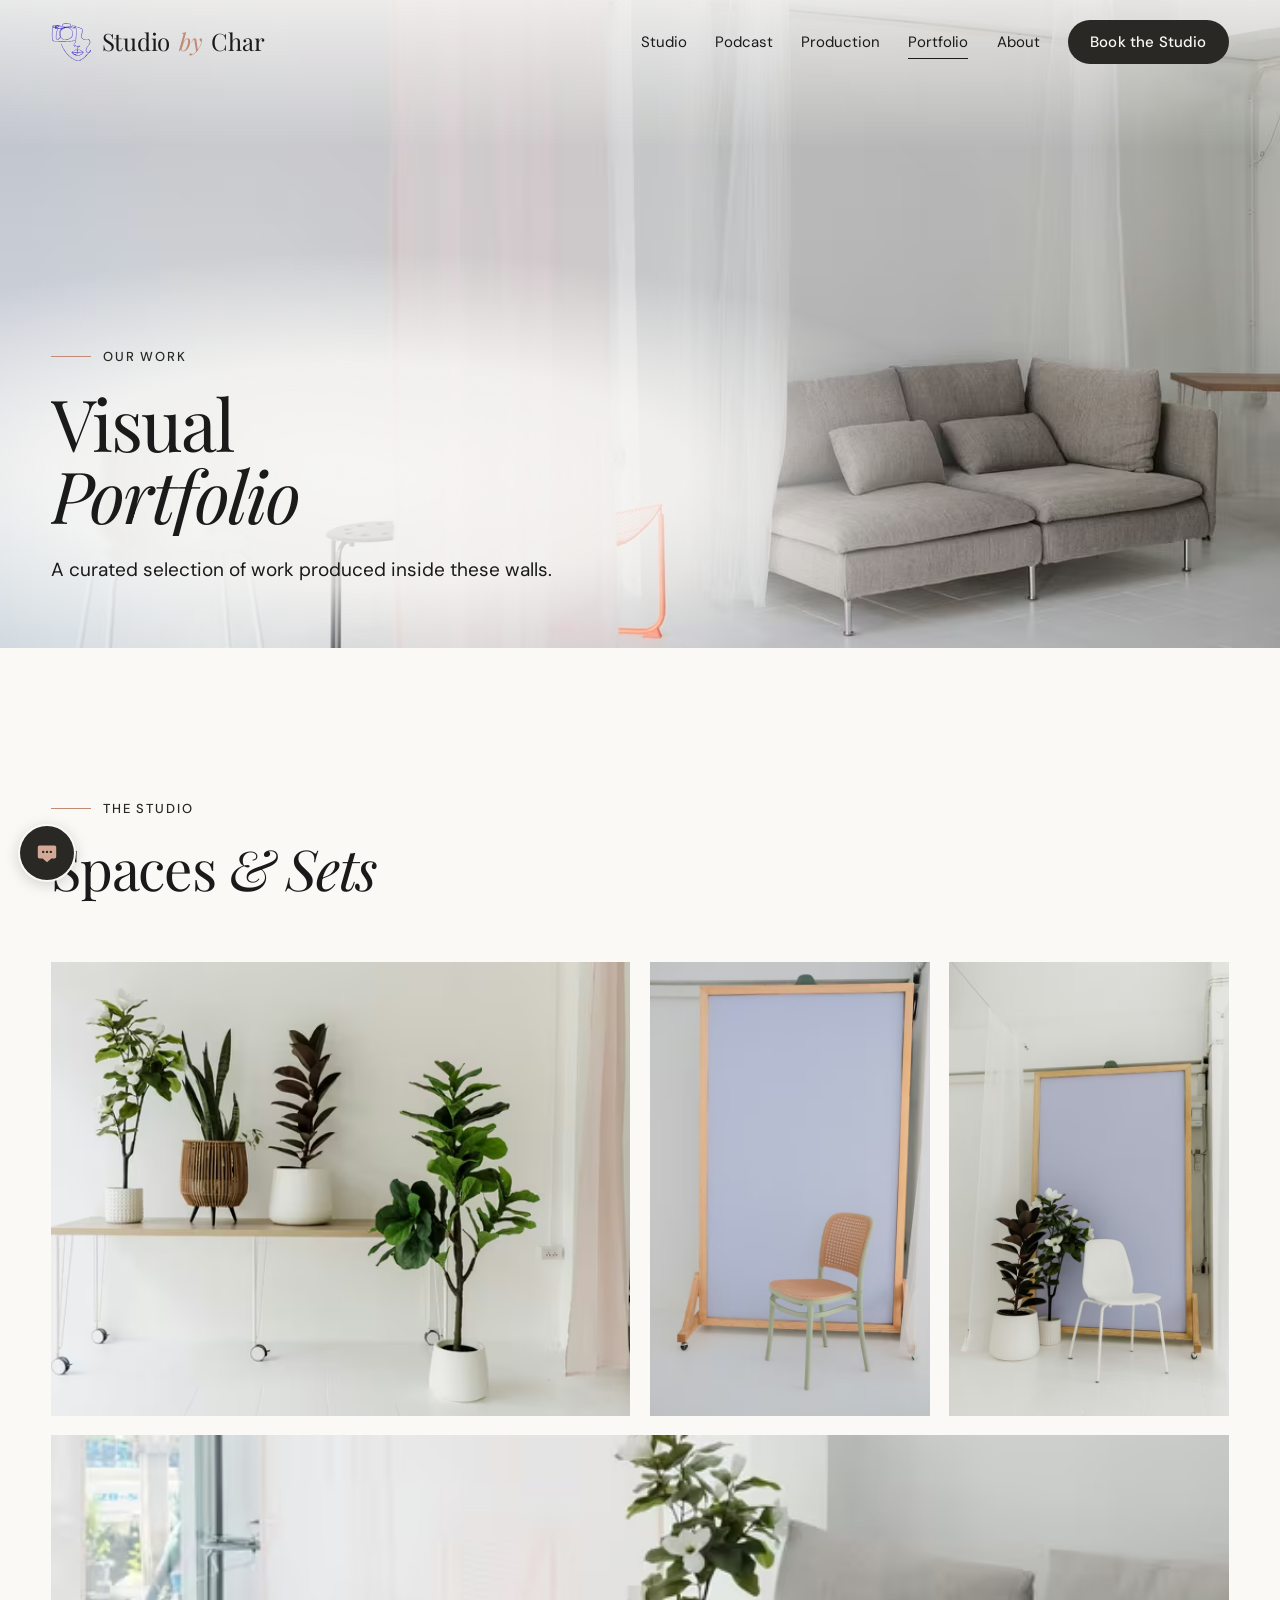
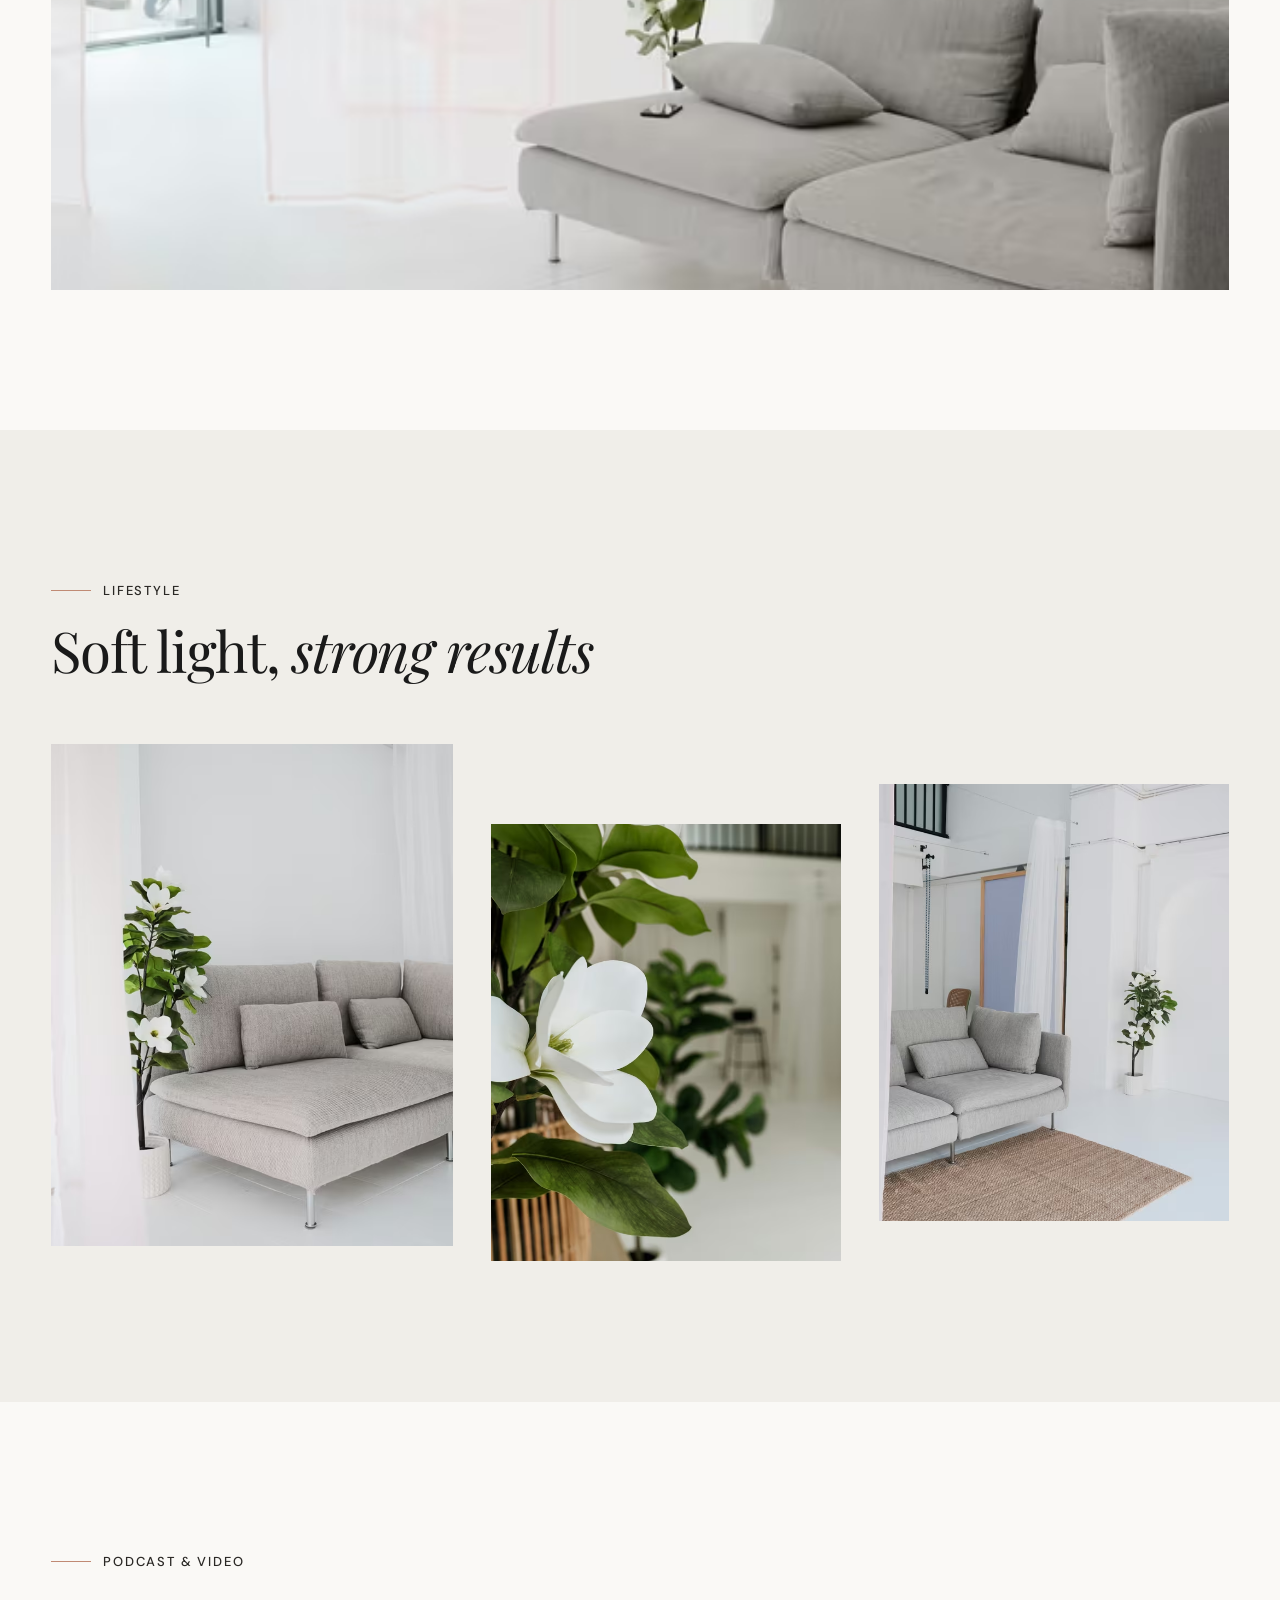
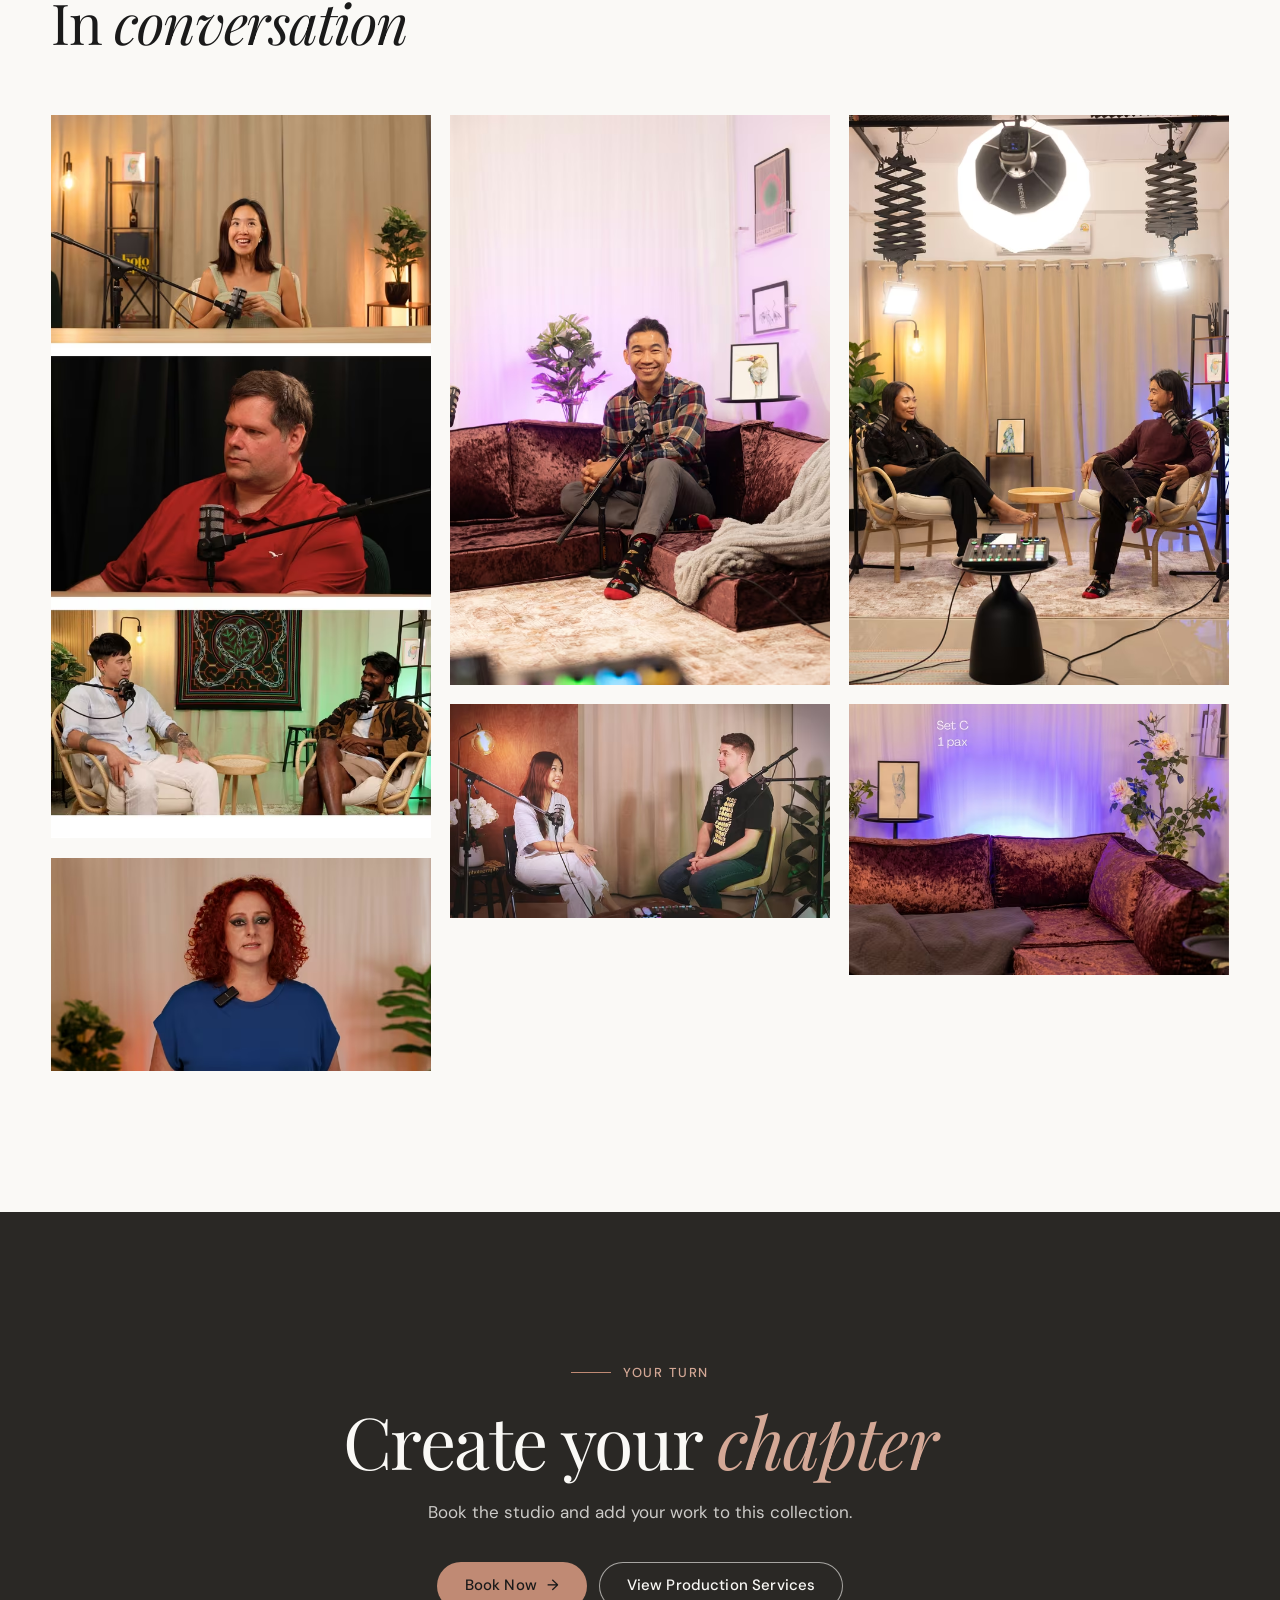
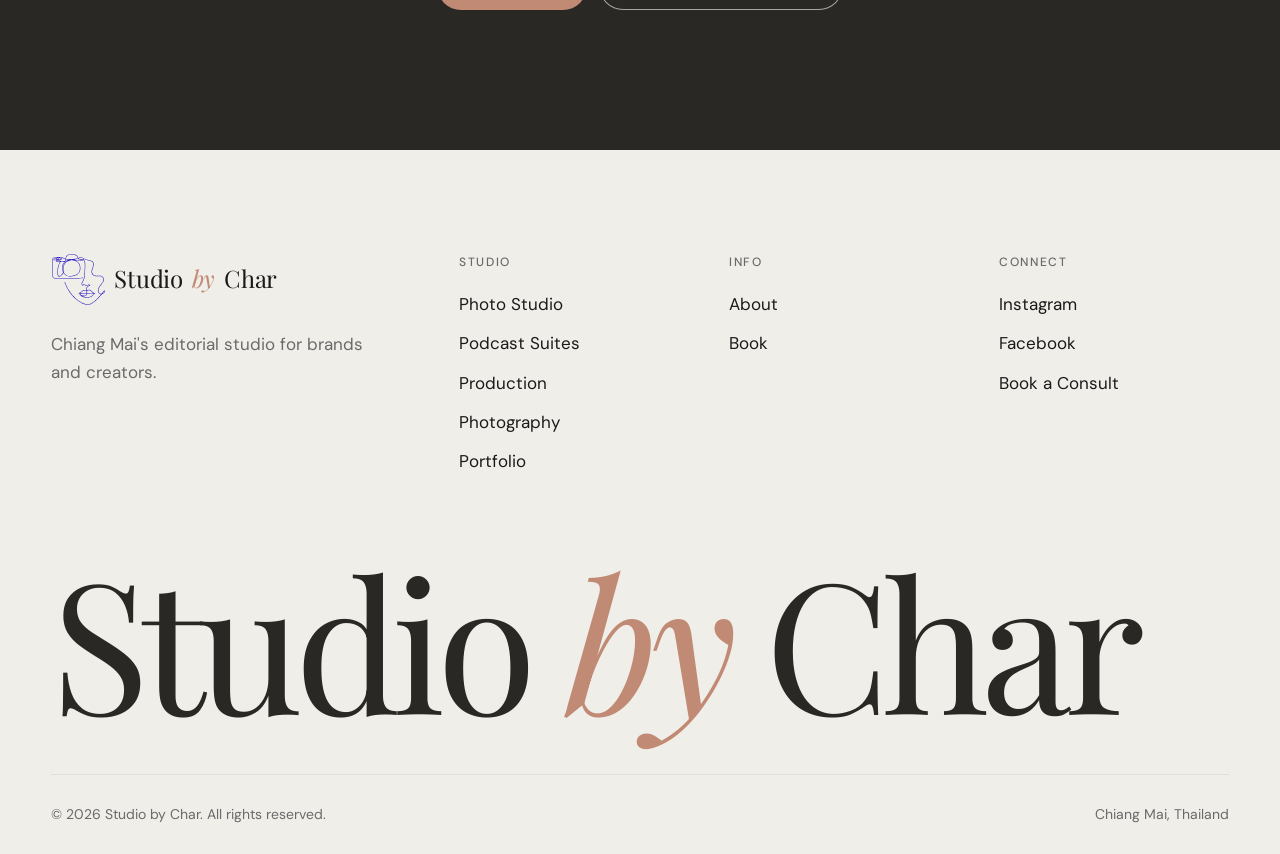
<file: pages/portfolio.html>
<!DOCTYPE html>
<html lang="en">
<head>
    <meta charset="UTF-8">
    <meta name="viewport" content="width=device-width, initial-scale=1.0">
    <title>Portfolio | Studio by Char Chiang Mai Creative Production</title>
    <meta name="description" content="Portfolio of work produced at Studio by Char in Chiang Mai. Product photography, fashion, beauty campaigns, brand photography, headshots, and podcast video production.">
    <link rel="canonical" href="https://studiobychar.com/pages/portfolio.html" />
    <meta property="og:title" content="Portfolio | Studio by Char Chiang Mai" />
    <meta property="og:description" content="Work produced at Studio by Char. Photography, video, and brand content made in Chiang Mai." />
    <meta property="og:image" content="https://studiobychar.com/images/studiobychar-studio-by-char-og-portfolio.jpg" />
    <meta property="og:url" content="https://studiobychar.com/pages/portfolio.html" />
    <meta name="twitter:card" content="summary_large_image" />

    <link rel="preload" href="../fonts/PlayfairDisplay-Regular.woff2" as="font" type="font/woff2" crossorigin>
    <link rel="preload" as="image" type="image/avif" data-pic-preload="sheer-curtains-grey-sofa" data-sizes="100vw" imagesrcset="../images/studiobychar-studio-by-char-sheer-curtains-grey-sofa-800w.avif 800w, ../images/studiobychar-studio-by-char-sheer-curtains-grey-sofa-1280w.avif 1280w, ../images/studiobychar-studio-by-char-sheer-curtains-grey-sofa-1920w.avif 1920w" imagesizes="100vw" fetchpriority="high">
    <link rel="icon" href="../favicon.ico" sizes="48x48">
    <link rel="icon" href="../favicon.svg" type="image/svg+xml">
    <link rel="apple-touch-icon" href="../apple-touch-icon.png">
    <link rel="stylesheet" href="../css/style.css?v=5">
    <script defer src='https://static.cloudflareinsights.com/beacon.min.js' data-cf-beacon='{"token": "REPLACE_WITH_TOKEN"}'></script>
</head>
<body>
<a class="skip" href="#main">Skip to content</a>

<header class="site-header" data-sticky-header>
    <div class="wrap site-header-inner">
        <a href="../index.html" class="logo"><span class="logo-mark" aria-hidden="true"></span>Studio <em>by</em> Char</a>
        <button class="menu-btn" aria-label="Menu" aria-expanded="false" aria-controls="site-nav"><span></span></button>
        <nav class="nav" id="site-nav">
            <a href="studio.html">Studio</a>
            <a href="podcast-video.html">Podcast</a>
            <a href="production-services.html">Production</a>
            <a href="portfolio.html" aria-current="page">Portfolio</a>
            <a href="about.html">About</a>
            <a href="book.html" class="btn btn-fill">Book the Studio</a>
        </nav>
    </div>
</header>

<main id="main">

    <section class="page-hero">
        <div class="hero-media">
            <picture data-pic="sheer-curtains-grey-sofa"><source type="image/avif" srcset="../images/studiobychar-studio-by-char-sheer-curtains-grey-sofa-800w.avif 800w, ../images/studiobychar-studio-by-char-sheer-curtains-grey-sofa-1280w.avif 1280w, ../images/studiobychar-studio-by-char-sheer-curtains-grey-sofa-1920w.avif 1920w" sizes="100vw"><source type="image/webp" srcset="../images/studiobychar-studio-by-char-sheer-curtains-grey-sofa-800w.webp 800w, ../images/studiobychar-studio-by-char-sheer-curtains-grey-sofa-1280w.webp 1280w, ../images/studiobychar-studio-by-char-sheer-curtains-grey-sofa-1920w.webp 1920w" sizes="100vw"><img data-pic="sheer-curtains-grey-sofa" data-sizes="100vw" alt="Grey sofa seen through sheer white curtains on the natural light floor" fetchpriority="high" style="--pos:60% 55%; --pos-m:75% 55%" src="../images/studiobychar-studio-by-char-sheer-curtains-grey-sofa-1280w.webp" width="2000" height="1333"></picture>
        </div>
        <div class="wrap hero-copy">
            <div class="hero-title">
                <span class="eyebrow">Our Work</span>
                <h1>
                    <span class="h1-line"><span>Visual</span></span>
                    <span class="h1-line"><span><em>Portfolio</em></span></span>
                </h1>
                <p class="lede">A curated selection of work produced inside these walls.</p>
            </div>
        </div>
    </section>

    <section class="section">
        <div class="wrap">
            <div class="section-head reveal">
                <div>
                    <span class="eyebrow">The Studio</span>
                    <h2>Spaces <em>&amp; Sets</em></h2>
                </div>
            </div>
            <div class="bento">
                <div class="frame zoom b2 reveal"><picture data-pic="plants-long-table"><source type="image/avif" srcset="../images/studiobychar-studio-by-char-plants-long-table-640w.avif 640w, ../images/studiobychar-studio-by-char-plants-long-table-1024w.avif 1024w, ../images/studiobychar-studio-by-char-plants-long-table-1600w.avif 1600w" sizes="(min-width: 900px) 48vw, 50vw"><source type="image/webp" srcset="../images/studiobychar-studio-by-char-plants-long-table-640w.webp 640w, ../images/studiobychar-studio-by-char-plants-long-table-1024w.webp 1024w, ../images/studiobychar-studio-by-char-plants-long-table-1600w.webp 1600w" sizes="(min-width: 900px) 48vw, 50vw"><img data-pic="plants-long-table" data-sizes="(min-width: 900px) 48vw, 50vw" alt="House plants along a long white table in natural light" loading="lazy" src="../images/studiobychar-studio-by-char-plants-long-table-1024w.webp" width="2000" height="1333"></picture></div>
                <div class="frame zoom b1 reveal"><picture data-pic="cane-chair-lilac-backdrop"><source type="image/avif" srcset="../images/studiobychar-studio-by-char-cane-chair-lilac-backdrop-640w.avif 640w, ../images/studiobychar-studio-by-char-cane-chair-lilac-backdrop-1024w.avif 1024w" sizes="(min-width: 900px) 24vw, 50vw"><source type="image/webp" srcset="../images/studiobychar-studio-by-char-cane-chair-lilac-backdrop-640w.webp 640w, ../images/studiobychar-studio-by-char-cane-chair-lilac-backdrop-1024w.webp 1024w" sizes="(min-width: 900px) 24vw, 50vw"><img data-pic="cane-chair-lilac-backdrop" data-sizes="(min-width: 900px) 24vw, 50vw" alt="Cane chair in front of the lilac backdrop" loading="lazy" src="../images/studiobychar-studio-by-char-cane-chair-lilac-backdrop-1024w.webp" width="1333" height="2000"></picture></div>
                <div class="frame zoom b1 reveal"><picture data-pic="white-chair-lilac-backdrop-plant"><source type="image/avif" srcset="../images/studiobychar-studio-by-char-white-chair-lilac-backdrop-plant-640w.avif 640w, ../images/studiobychar-studio-by-char-white-chair-lilac-backdrop-plant-1024w.avif 1024w" sizes="(min-width: 900px) 24vw, 50vw"><source type="image/webp" srcset="../images/studiobychar-studio-by-char-white-chair-lilac-backdrop-plant-640w.webp 640w, ../images/studiobychar-studio-by-char-white-chair-lilac-backdrop-plant-1024w.webp 1024w" sizes="(min-width: 900px) 24vw, 50vw"><img data-pic="white-chair-lilac-backdrop-plant" data-sizes="(min-width: 900px) 24vw, 50vw" alt="White chair and plant beside the lilac backdrop" loading="lazy" src="../images/studiobychar-studio-by-char-white-chair-lilac-backdrop-plant-1024w.webp" width="1333" height="2000"></picture></div>
                <div class="frame zoom b7 reveal"><picture data-pic="grey-sofa-window-light"><source type="image/avif" srcset="../images/studiobychar-studio-by-char-grey-sofa-window-light-640w.avif 640w, ../images/studiobychar-studio-by-char-grey-sofa-window-light-1024w.avif 1024w" sizes="(min-width: 900px) 48vw, 50vw"><source type="image/webp" srcset="../images/studiobychar-studio-by-char-grey-sofa-window-light-640w.webp 640w, ../images/studiobychar-studio-by-char-grey-sofa-window-light-1024w.webp 1024w" sizes="(min-width: 900px) 48vw, 50vw"><img data-pic="grey-sofa-window-light" data-sizes="(min-width: 900px) 48vw, 50vw" alt="Grey sofa by the window with a fig plant" loading="lazy" style="--pos:50% 70%" src="../images/studiobychar-studio-by-char-grey-sofa-window-light-1024w.webp" width="1429" height="2000"></picture></div>
            </div>
        </div>
    </section>

    <section class="section section-soft">
        <div class="wrap">
            <div class="section-head reveal">
                <div>
                    <span class="eyebrow">Lifestyle</span>
                    <h2>Soft light, <em>strong results</em></h2>
                </div>
            </div>
            <div class="offers">
                <div class="frame zoom ar-portrait reveal"><picture data-pic="grey-sofa-fig-tree-portrait"><source type="image/avif" srcset="../images/studiobychar-studio-by-char-grey-sofa-fig-tree-portrait-640w.avif 640w, ../images/studiobychar-studio-by-char-grey-sofa-fig-tree-portrait-1024w.avif 1024w" sizes="(min-width: 900px) 36vw, 100vw"><source type="image/webp" srcset="../images/studiobychar-studio-by-char-grey-sofa-fig-tree-portrait-640w.webp 640w, ../images/studiobychar-studio-by-char-grey-sofa-fig-tree-portrait-1024w.webp 1024w" sizes="(min-width: 900px) 36vw, 100vw"><img data-pic="grey-sofa-fig-tree-portrait" data-sizes="(min-width: 900px) 36vw, 100vw" alt="Grey sofa and fig tree against a white wall" loading="lazy" src="../images/studiobychar-studio-by-char-grey-sofa-fig-tree-portrait-1024w.webp" width="1429" height="2000"></picture></div>
                <div class="frame zoom ar-portrait reveal"><picture data-pic="white-magnolia-portrait"><source type="image/avif" srcset="../images/studiobychar-studio-by-char-white-magnolia-portrait-640w.avif 640w, ../images/studiobychar-studio-by-char-white-magnolia-portrait-1024w.avif 1024w" sizes="(min-width: 900px) 31vw, 100vw"><source type="image/webp" srcset="../images/studiobychar-studio-by-char-white-magnolia-portrait-640w.webp 640w, ../images/studiobychar-studio-by-char-white-magnolia-portrait-1024w.webp 1024w" sizes="(min-width: 900px) 31vw, 100vw"><img data-pic="white-magnolia-portrait" data-sizes="(min-width: 900px) 31vw, 100vw" alt="White magnolia flowers and fig leaves in the studio" loading="lazy" src="../images/studiobychar-studio-by-char-white-magnolia-portrait-1024w.webp" width="1333" height="2000"></picture></div>
                <div class="frame zoom ar-portrait reveal"><picture data-pic="grey-sofa-lilac-backdrop-rug"><source type="image/avif" srcset="../images/studiobychar-studio-by-char-grey-sofa-lilac-backdrop-rug-640w.avif 640w, ../images/studiobychar-studio-by-char-grey-sofa-lilac-backdrop-rug-1024w.avif 1024w" sizes="(min-width: 900px) 31vw, 100vw"><source type="image/webp" srcset="../images/studiobychar-studio-by-char-grey-sofa-lilac-backdrop-rug-640w.webp 640w, ../images/studiobychar-studio-by-char-grey-sofa-lilac-backdrop-rug-1024w.webp 1024w" sizes="(min-width: 900px) 31vw, 100vw"><img data-pic="grey-sofa-lilac-backdrop-rug" data-sizes="(min-width: 900px) 31vw, 100vw" alt="Grey sofa, jute rug and lilac backdrop" loading="lazy" src="../images/studiobychar-studio-by-char-grey-sofa-lilac-backdrop-rug-1024w.webp" width="1333" height="2000"></picture></div>
            </div>
        </div>
    </section>

    <section class="section">
        <div class="wrap">
            <div class="section-head reveal">
                <div>
                    <span class="eyebrow">Podcast &amp; Video</span>
                    <h2>In <em>conversation</em></h2>
                </div>
            </div>
            <div class="masonry">
                <div class="frame reveal"><picture data-pic="podcast-guests-collage"><source type="image/avif" srcset="../images/studiobychar-studio-by-char-podcast-guests-collage-640w.avif 640w, ../images/studiobychar-studio-by-char-podcast-guests-collage-1024w.avif 1024w" sizes="(min-width: 900px) 31vw, 100vw"><source type="image/webp" srcset="../images/studiobychar-studio-by-char-podcast-guests-collage-640w.webp 640w, ../images/studiobychar-studio-by-char-podcast-guests-collage-1024w.webp 1024w" sizes="(min-width: 900px) 31vw, 100vw"><img data-pic="podcast-guests-collage" data-sizes="(min-width: 900px) 31vw, 100vw" alt="Three podcast recordings from the studio stacked in a collage" loading="lazy" src="../images/studiobychar-studio-by-char-podcast-guests-collage-1024w.webp" width="1050" height="2000"></picture></div>
                <div class="frame reveal"><picture data-pic="podcast-host-red-curly-hair"><source type="image/avif" srcset="../images/studiobychar-studio-by-char-podcast-host-red-curly-hair-640w.avif 640w, ../images/studiobychar-studio-by-char-podcast-host-red-curly-hair-1024w.avif 1024w" sizes="(min-width: 900px) 31vw, 100vw"><source type="image/webp" srcset="../images/studiobychar-studio-by-char-podcast-host-red-curly-hair-640w.webp 640w, ../images/studiobychar-studio-by-char-podcast-host-red-curly-hair-1024w.webp 1024w" sizes="(min-width: 900px) 31vw, 100vw"><img data-pic="podcast-host-red-curly-hair" data-sizes="(min-width: 900px) 31vw, 100vw" alt="Presenter with red curly hair recording to camera" loading="lazy" src="../images/studiobychar-studio-by-char-podcast-host-red-curly-hair-1024w.webp" width="1277" height="719"></picture></div>
                <div class="frame reveal"><picture data-pic="podcast-guest-smiling-velvet-sofa"><source type="image/avif" srcset="../images/studiobychar-studio-by-char-podcast-guest-smiling-velvet-sofa-640w.avif 640w, ../images/studiobychar-studio-by-char-podcast-guest-smiling-velvet-sofa-1024w.avif 1024w, ../images/studiobychar-studio-by-char-podcast-guest-smiling-velvet-sofa-1600w.avif 1600w" sizes="(min-width: 900px) 31vw, 100vw"><source type="image/webp" srcset="../images/studiobychar-studio-by-char-podcast-guest-smiling-velvet-sofa-640w.webp 640w, ../images/studiobychar-studio-by-char-podcast-guest-smiling-velvet-sofa-1024w.webp 1024w, ../images/studiobychar-studio-by-char-podcast-guest-smiling-velvet-sofa-1600w.webp 1600w" sizes="(min-width: 900px) 31vw, 100vw"><img data-pic="podcast-guest-smiling-velvet-sofa" data-sizes="(min-width: 900px) 31vw, 100vw" alt="Guest smiling on the velvet sofa with a microphone" loading="lazy" src="../images/studiobychar-studio-by-char-podcast-guest-smiling-velvet-sofa-1024w.webp" width="4000" height="6000"></picture></div>
                <div class="frame reveal"><picture data-pic="podcast-interview-copper-wall"><source type="image/avif" srcset="../images/studiobychar-studio-by-char-podcast-interview-copper-wall-640w.avif 640w, ../images/studiobychar-studio-by-char-podcast-interview-copper-wall-1024w.avif 1024w, ../images/studiobychar-studio-by-char-podcast-interview-copper-wall-1600w.avif 1600w" sizes="(min-width: 900px) 31vw, 100vw"><source type="image/webp" srcset="../images/studiobychar-studio-by-char-podcast-interview-copper-wall-640w.webp 640w, ../images/studiobychar-studio-by-char-podcast-interview-copper-wall-1024w.webp 1024w, ../images/studiobychar-studio-by-char-podcast-interview-copper-wall-1600w.webp 1600w" sizes="(min-width: 900px) 31vw, 100vw"><img data-pic="podcast-interview-copper-wall" data-sizes="(min-width: 900px) 31vw, 100vw" alt="Interview in front of the copper wall" loading="lazy" src="../images/studiobychar-studio-by-char-podcast-interview-copper-wall-1024w.webp" width="1920" height="1080"></picture></div>
                <div class="frame reveal"><picture data-pic="podcast-lights-rig-two-guests"><source type="image/avif" srcset="../images/studiobychar-studio-by-char-podcast-lights-rig-two-guests-640w.avif 640w, ../images/studiobychar-studio-by-char-podcast-lights-rig-two-guests-1024w.avif 1024w, ../images/studiobychar-studio-by-char-podcast-lights-rig-two-guests-1600w.avif 1600w" sizes="(min-width: 900px) 31vw, 100vw"><source type="image/webp" srcset="../images/studiobychar-studio-by-char-podcast-lights-rig-two-guests-640w.webp 640w, ../images/studiobychar-studio-by-char-podcast-lights-rig-two-guests-1024w.webp 1024w, ../images/studiobychar-studio-by-char-podcast-lights-rig-two-guests-1600w.webp 1600w" sizes="(min-width: 900px) 31vw, 100vw"><img data-pic="podcast-lights-rig-two-guests" data-sizes="(min-width: 900px) 31vw, 100vw" alt="Two guests recording under a ring light and studio lighting rig" loading="lazy" src="../images/studiobychar-studio-by-char-podcast-lights-rig-two-guests-1024w.webp" width="4000" height="6000"></picture></div>
                <div class="frame reveal"><picture data-pic="podcast-set-c-velvet-sofa-purple"><source type="image/avif" srcset="../images/studiobychar-studio-by-char-podcast-set-c-velvet-sofa-purple-640w.avif 640w, ../images/studiobychar-studio-by-char-podcast-set-c-velvet-sofa-purple-1024w.avif 1024w, ../images/studiobychar-studio-by-char-podcast-set-c-velvet-sofa-purple-1600w.avif 1600w" sizes="(min-width: 900px) 31vw, 100vw"><source type="image/webp" srcset="../images/studiobychar-studio-by-char-podcast-set-c-velvet-sofa-purple-640w.webp 640w, ../images/studiobychar-studio-by-char-podcast-set-c-velvet-sofa-purple-1024w.webp 1024w, ../images/studiobychar-studio-by-char-podcast-set-c-velvet-sofa-purple-1600w.webp 1600w" sizes="(min-width: 900px) 31vw, 100vw"><img data-pic="podcast-set-c-velvet-sofa-purple" data-sizes="(min-width: 900px) 31vw, 100vw" alt="Set C velvet sofa under purple light" loading="lazy" src="../images/studiobychar-studio-by-char-podcast-set-c-velvet-sofa-purple-1024w.webp" width="2000" height="1428"></picture></div>
            </div>
        </div>
    </section>

    <section class="cta-dark">
        <div class="wrap reveal">
            <span class="eyebrow">Your turn</span>
            <h2>Create your <em>chapter</em></h2>
            <p>Book the studio and add your work to this collection.</p>
            <div class="btn-row">
                <a href="book.html" class="btn btn-accent">Book Now <span class="arrow" aria-hidden="true">&rarr;</span></a>
                <a href="production-services.html" class="btn btn-ghost-inv">View Production Services</a>
            </div>
        </div>
    </section>

</main>

<footer class="site-footer">
    <div class="wrap">
        <div class="footer-grid">
            <div>
                <a href="../index.html" class="logo"><span class="logo-mark" aria-hidden="true"></span>Studio <em>by</em> Char</a>
                <p>Chiang Mai's editorial studio for brands and creators.</p>
            </div>
            <div>
                <div class="footer-head">Studio</div>
                <ul>
                    <li><a href="studio.html">Photo Studio</a></li>
                    <li><a href="podcast-video.html">Podcast Suites</a></li>
                    <li><a href="production-services.html">Production</a></li>
                    <li><a href="photography.html">Photography</a></li>
                    <li><a href="portfolio.html">Portfolio</a></li>
                </ul>
            </div>
            <div>
                <div class="footer-head">Info</div>
                <ul>
                    <li><a href="about.html">About</a></li>
                    <li><a href="book.html">Book</a></li>
                </ul>
            </div>
            <div>
                <div class="footer-head">Connect</div>
                <ul>
                    <li><a href="https://www.instagram.com/studioby.char" target="_blank" rel="noopener">Instagram</a></li>
                    <li><a href="https://www.facebook.com/share/1BsJcmAYLn" target="_blank" rel="noopener">Facebook</a></li>
                    <li><a href="https://calendly.com/shotbychar/20min" target="_blank" rel="noopener">Book a Consult</a></li>
                </ul>
            </div>
        </div>
        <div class="footer-mark" aria-hidden="true">Studio <em>by</em> Char</div>
        <div class="footer-bottom">
            <span>&copy; 2026 Studio by Char. All rights reserved.</span>
            <span>Chiang Mai, Thailand</span>
        </div>
    </div>
</footer>

<script src="../js/main.js?v=4" defer></script>
</body>
</html>
</file>
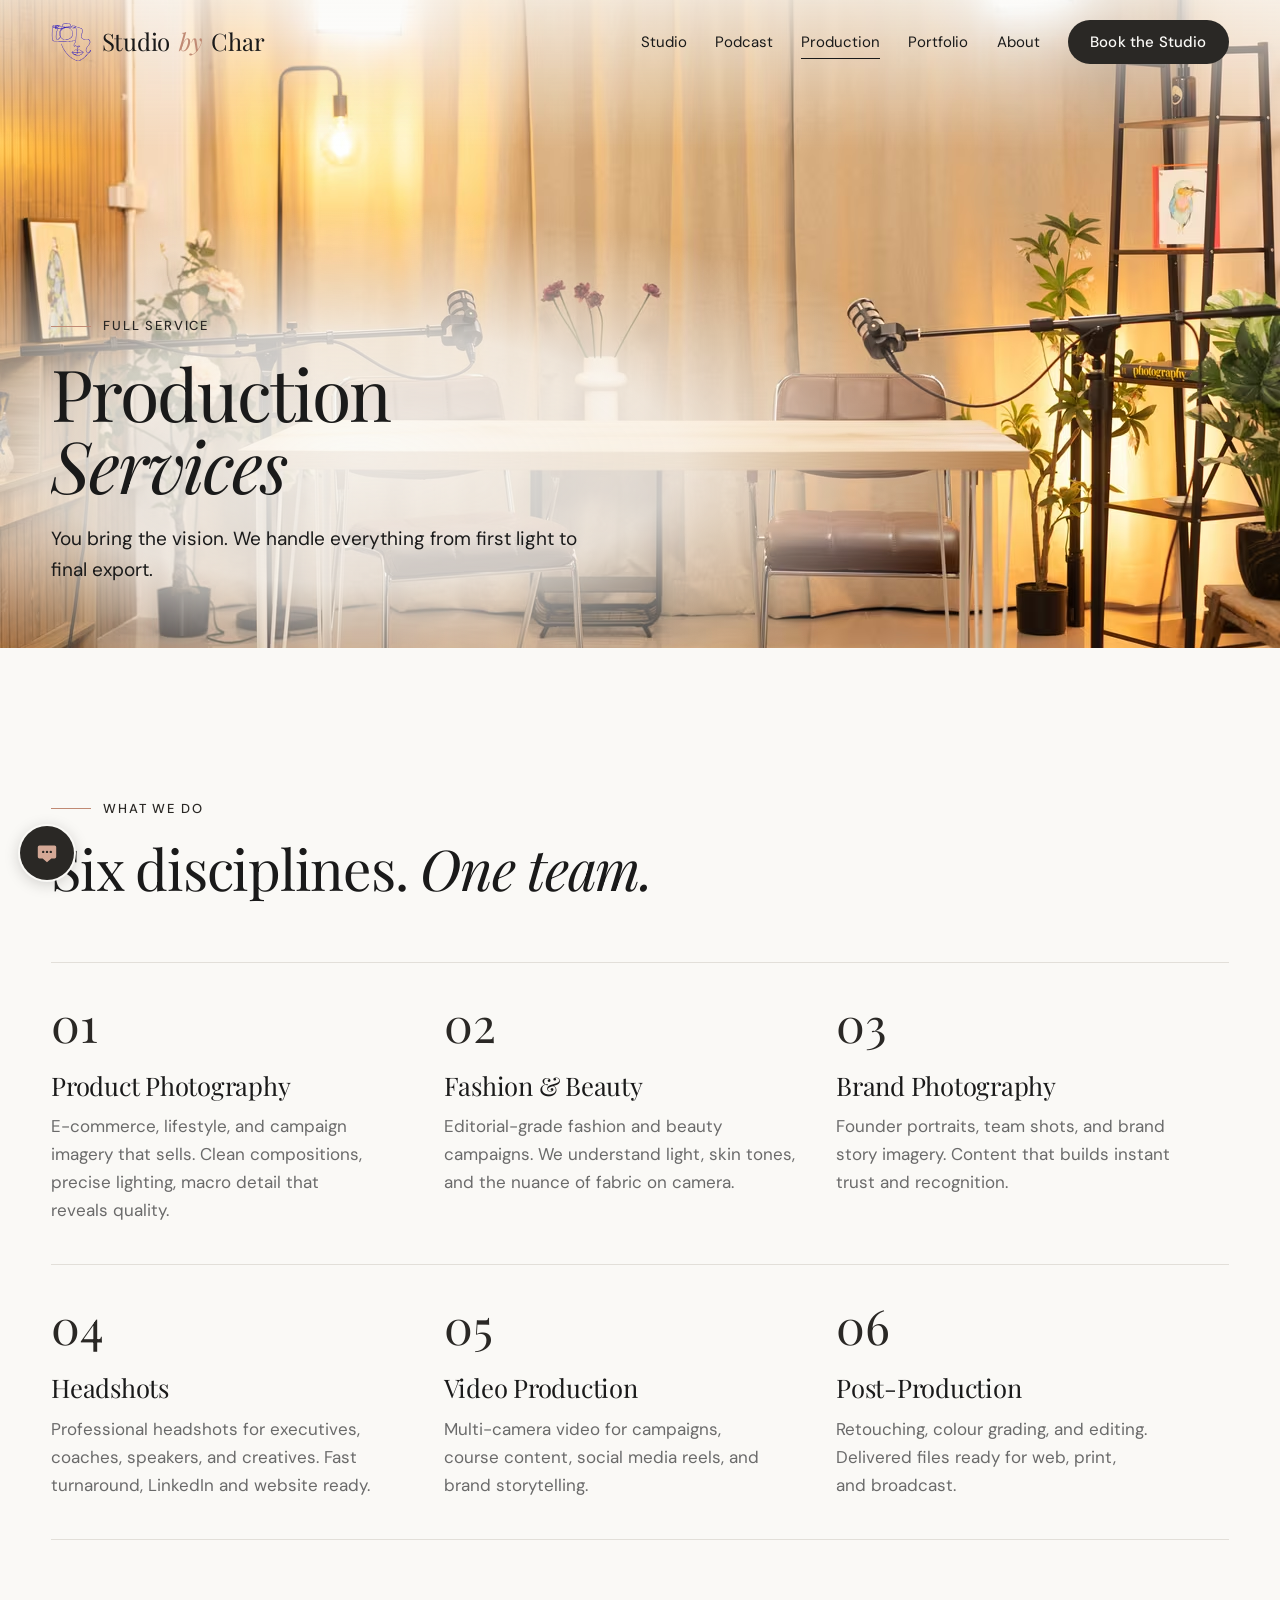
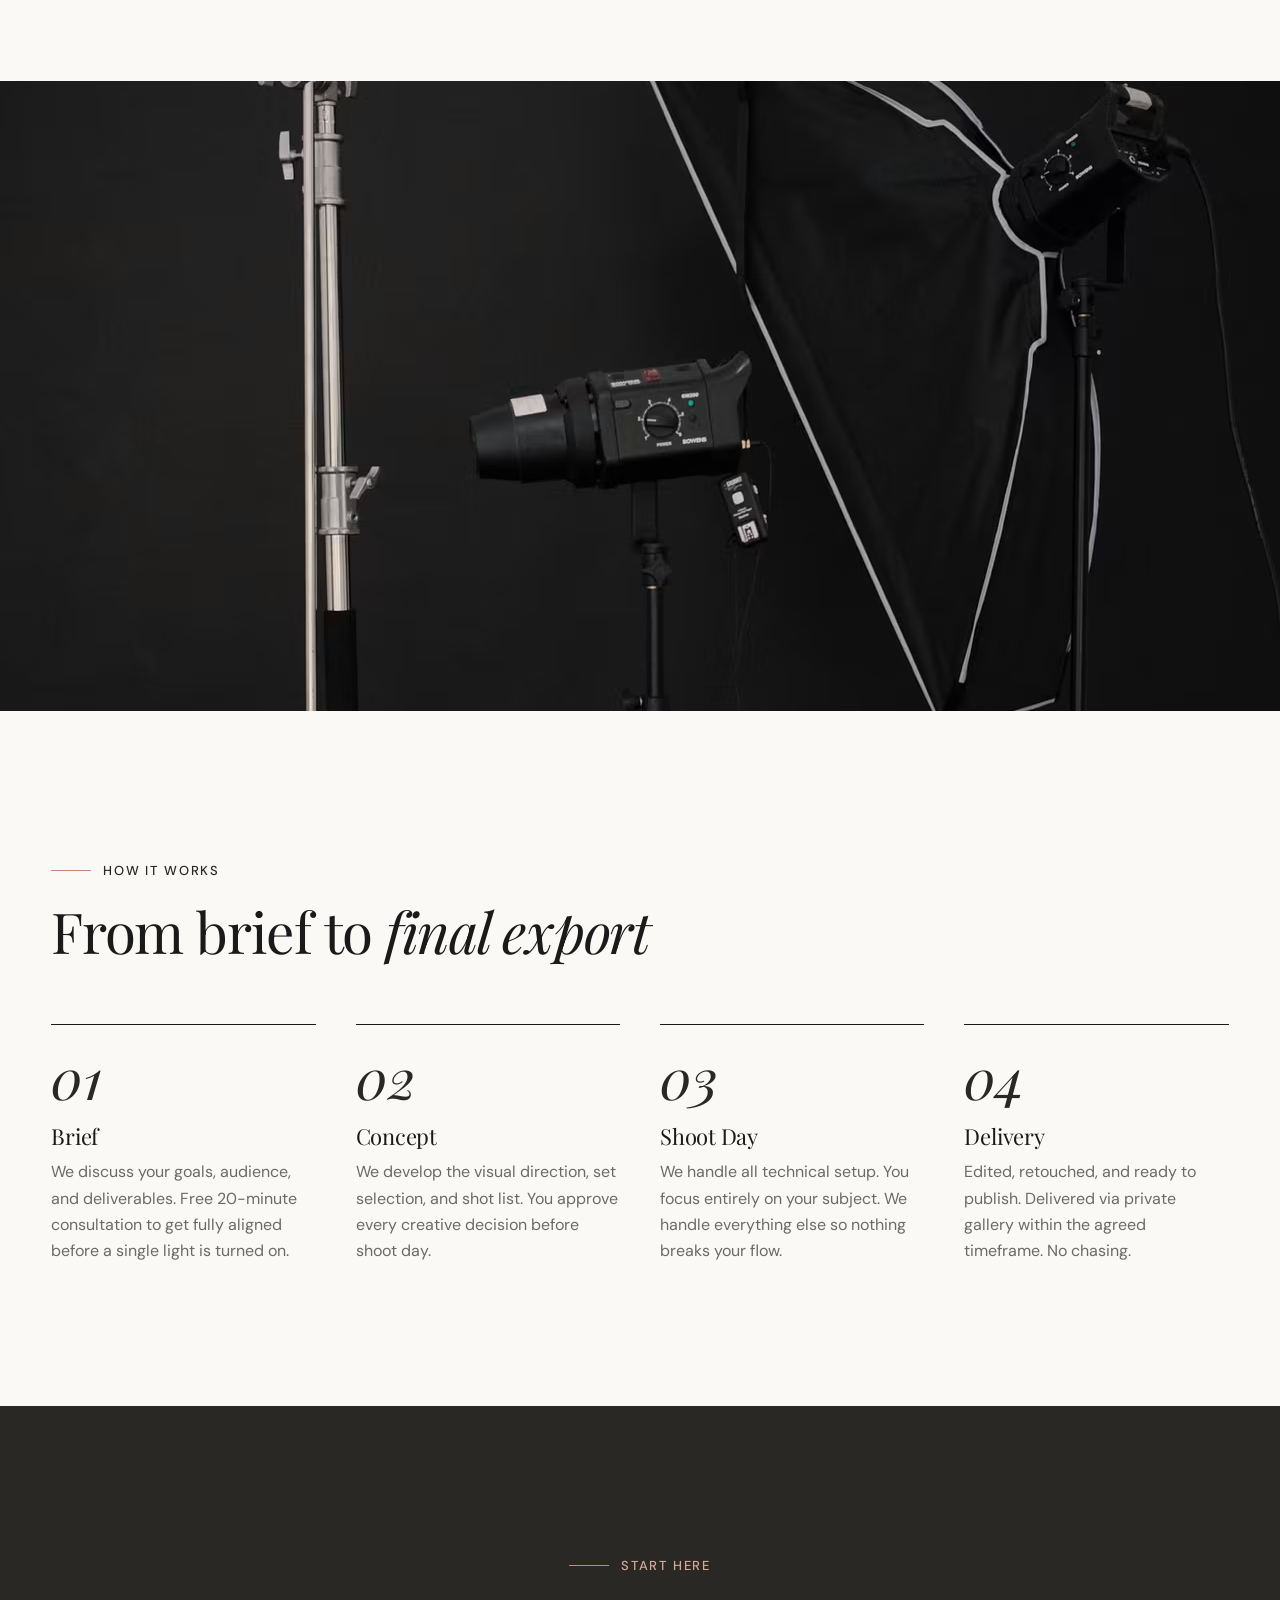
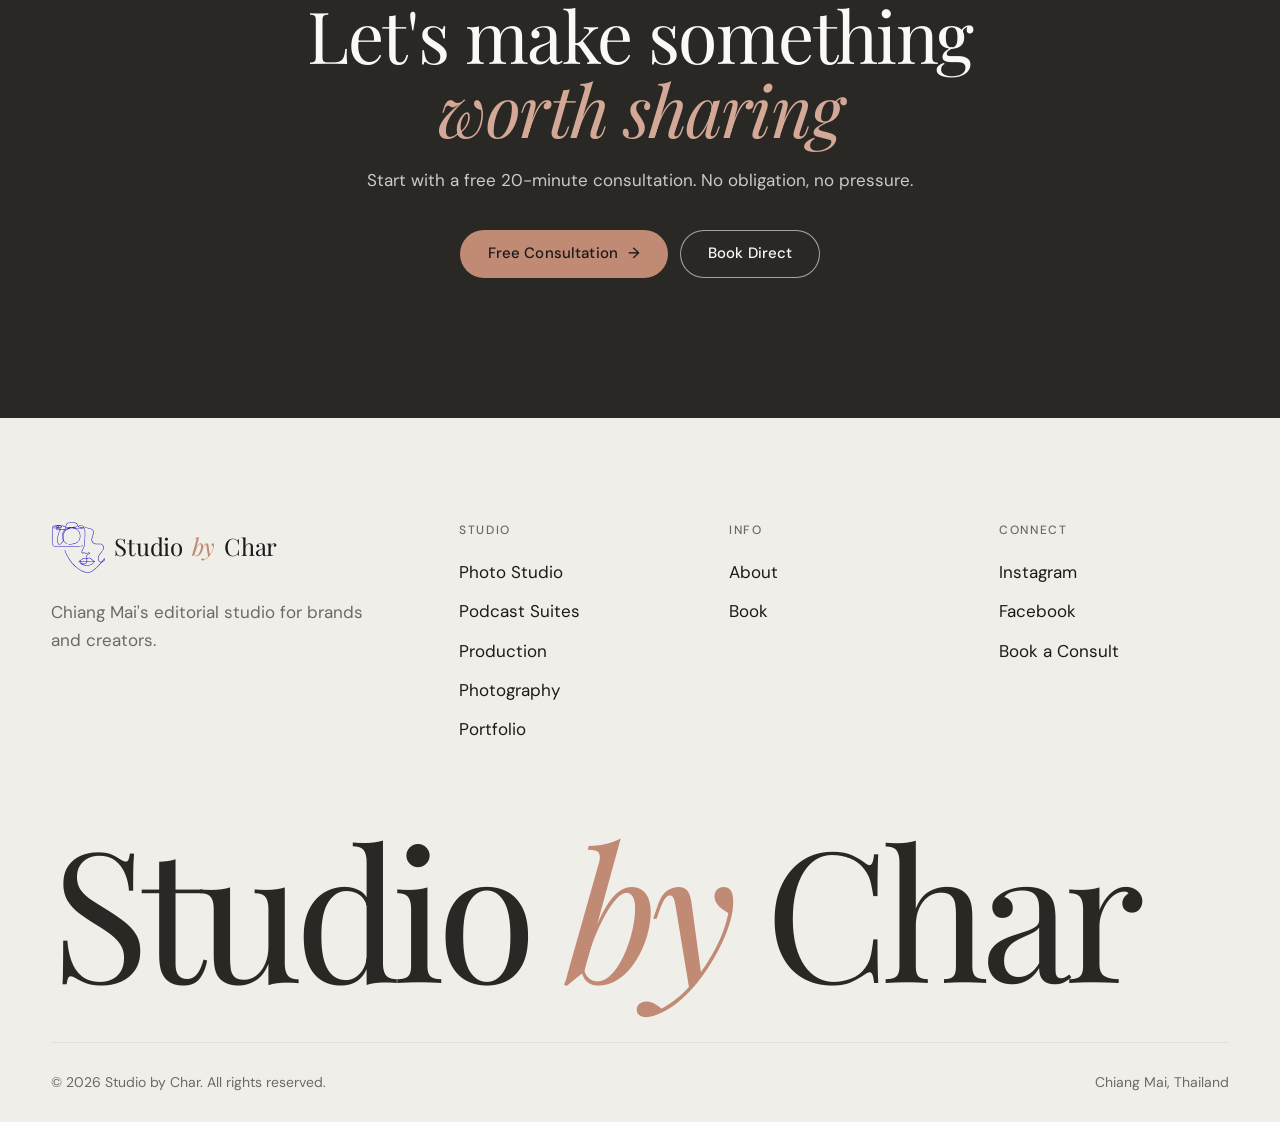
<file: pages/production-services.html>
<!DOCTYPE html>
<html lang="en">
<head>
    <meta charset="UTF-8">
    <meta name="viewport" content="width=device-width, initial-scale=1.0">
    <title>Production Services Chiang Mai | Studio by Char</title>
    <meta name="description" content="Full production services in Chiang Mai. Product photography, fashion, beauty, headshots, brand photography, and multi-camera video. Concept to final export by an expert team.">
    <link rel="canonical" href="https://studiobychar.com/pages/production-services.html" />
    <meta property="og:title" content="Production Services Chiang Mai | Studio by Char" />
    <meta property="og:description" content="Concept to final export. Our team handles direction, lighting, capture, and editing. Six disciplines, one studio." />
    <meta property="og:image" content="https://studiobychar.com/images/studiobychar-studio-by-char-og-production.jpg" />
    <meta property="og:url" content="https://studiobychar.com/pages/production-services.html" />
    <meta name="twitter:card" content="summary_large_image" />

    <link rel="preload" href="../fonts/PlayfairDisplay-Regular.woff2" as="font" type="font/woff2" crossorigin>
    <link rel="preload" as="image" type="image/avif" data-pic-preload="podcast-desk-empty-warm-lights" data-sizes="100vw" imagesrcset="../images/studiobychar-studio-by-char-podcast-desk-empty-warm-lights-800w.avif 800w, ../images/studiobychar-studio-by-char-podcast-desk-empty-warm-lights-1280w.avif 1280w, ../images/studiobychar-studio-by-char-podcast-desk-empty-warm-lights-1920w.avif 1920w, ../images/studiobychar-studio-by-char-podcast-desk-empty-warm-lights-2400w.avif 2400w" imagesizes="100vw" fetchpriority="high">
    <link rel="icon" href="../favicon.ico" sizes="48x48">
    <link rel="icon" href="../favicon.svg" type="image/svg+xml">
    <link rel="apple-touch-icon" href="../apple-touch-icon.png">
    <link rel="stylesheet" href="../css/style.css?v=5">
    <script defer src='https://static.cloudflareinsights.com/beacon.min.js' data-cf-beacon='{"token": "REPLACE_WITH_TOKEN"}'></script>
</head>
<body>
<a class="skip" href="#main">Skip to content</a>

<header class="site-header" data-sticky-header>
    <div class="wrap site-header-inner">
        <a href="../index.html" class="logo"><span class="logo-mark" aria-hidden="true"></span>Studio <em>by</em> Char</a>
        <button class="menu-btn" aria-label="Menu" aria-expanded="false" aria-controls="site-nav"><span></span></button>
        <nav class="nav" id="site-nav">
            <a href="studio.html">Studio</a>
            <a href="podcast-video.html">Podcast</a>
            <a href="production-services.html" aria-current="page">Production</a>
            <a href="portfolio.html">Portfolio</a>
            <a href="about.html">About</a>
            <a href="book.html" class="btn btn-fill">Book the Studio</a>
        </nav>
    </div>
</header>

<main id="main">

    <section class="page-hero">
        <div class="hero-media">
            <picture data-pic="podcast-desk-empty-warm-lights"><source type="image/avif" srcset="../images/studiobychar-studio-by-char-podcast-desk-empty-warm-lights-800w.avif 800w, ../images/studiobychar-studio-by-char-podcast-desk-empty-warm-lights-1280w.avif 1280w, ../images/studiobychar-studio-by-char-podcast-desk-empty-warm-lights-1920w.avif 1920w, ../images/studiobychar-studio-by-char-podcast-desk-empty-warm-lights-2400w.avif 2400w" sizes="100vw"><source type="image/webp" srcset="../images/studiobychar-studio-by-char-podcast-desk-empty-warm-lights-800w.webp 800w, ../images/studiobychar-studio-by-char-podcast-desk-empty-warm-lights-1280w.webp 1280w, ../images/studiobychar-studio-by-char-podcast-desk-empty-warm-lights-1920w.webp 1920w, ../images/studiobychar-studio-by-char-podcast-desk-empty-warm-lights-2400w.webp 2400w" sizes="100vw"><img data-pic="podcast-desk-empty-warm-lights" data-sizes="100vw" alt="Recording desk with microphones, pendant lamps and plants set up for a shoot" fetchpriority="high" style="--pos:50% 45%" src="../images/studiobychar-studio-by-char-podcast-desk-empty-warm-lights-1280w.webp" width="5671" height="3781"></picture>
        </div>
        <div class="wrap hero-copy">
            <div class="hero-title">
                <span class="eyebrow">Full Service</span>
                <h1>
                    <span class="h1-line"><span>Production</span></span>
                    <span class="h1-line"><span><em>Services</em></span></span>
                </h1>
                <p class="lede">You bring the vision. We handle everything from first light to final export.</p>
            </div>
        </div>
    </section>

    <section class="section">
        <div class="wrap">
            <div class="section-head reveal">
                <div>
                    <span class="eyebrow">What we do</span>
                    <h2>Six disciplines. <em>One team.</em></h2>
                </div>
            </div>
            <div class="cards">
                <div class="card reveal"><span class="card-num">01</span><h3>Product Photography</h3><p>E-commerce, lifestyle, and campaign imagery that sells. Clean compositions, precise lighting, macro detail that reveals quality.</p></div>
                <div class="card reveal"><span class="card-num">02</span><h3>Fashion &amp; Beauty</h3><p>Editorial-grade fashion and beauty campaigns. We understand light, skin tones, and the nuance of fabric on camera.</p></div>
                <div class="card reveal"><span class="card-num">03</span><h3>Brand Photography</h3><p>Founder portraits, team shots, and brand story imagery. Content that builds instant trust and recognition.</p></div>
                <div class="card reveal"><span class="card-num">04</span><h3>Headshots</h3><p>Professional headshots for executives, coaches, speakers, and creatives. Fast turnaround, LinkedIn and website ready.</p></div>
                <div class="card reveal"><span class="card-num">05</span><h3>Video Production</h3><p>Multi-camera video for campaigns, course content, social media reels, and brand storytelling.</p></div>
                <div class="card reveal"><span class="card-num">06</span><h3>Post-Production</h3><p>Retouching, colour grading, and editing. Delivered files ready for web, print, and broadcast.</p></div>
            </div>
        </div>
    </section>

    <div class="band">
        <picture data-pic="softboxes-black-backdrop-wide"><source type="image/avif" srcset="../images/studiobychar-studio-by-char-softboxes-black-backdrop-wide-800w.avif 800w, ../images/studiobychar-studio-by-char-softboxes-black-backdrop-wide-1280w.avif 1280w" sizes="100vw"><source type="image/webp" srcset="../images/studiobychar-studio-by-char-softboxes-black-backdrop-wide-800w.webp 800w, ../images/studiobychar-studio-by-char-softboxes-black-backdrop-wide-1280w.webp 1280w" sizes="100vw"><img data-pic="softboxes-black-backdrop-wide" data-sizes="100vw" alt="Softbox lights on stands against a black backdrop, ready for a production shoot" loading="lazy" style="--pos:50% 12%" src="../images/studiobychar-studio-by-char-softboxes-black-backdrop-wide-1280w.webp" width="1429" height="2000"></picture>
    </div>

    <section class="section">
        <div class="wrap">
            <div class="section-head reveal">
                <div>
                    <span class="eyebrow">How it works</span>
                    <h2>From brief to <em>final export</em></h2>
                </div>
            </div>
            <div class="steps">
                <div class="step reveal"><span class="step-num">01</span><h3>Brief</h3><p>We discuss your goals, audience, and deliverables. Free 20-minute consultation to get fully aligned before a single light is turned on.</p></div>
                <div class="step reveal"><span class="step-num">02</span><h3>Concept</h3><p>We develop the visual direction, set selection, and shot list. You approve every creative decision before shoot day.</p></div>
                <div class="step reveal"><span class="step-num">03</span><h3>Shoot Day</h3><p>We handle all technical setup. You focus entirely on your subject. We handle everything else so nothing breaks your flow.</p></div>
                <div class="step reveal"><span class="step-num">04</span><h3>Delivery</h3><p>Edited, retouched, and ready to publish. Delivered via private gallery within the agreed timeframe. No chasing.</p></div>
            </div>
        </div>
    </section>

    <section class="cta-dark">
        <div class="wrap reveal">
            <span class="eyebrow">Start here</span>
            <h2>Let's make something <em>worth sharing</em></h2>
            <p>Start with a free 20-minute consultation. No obligation, no pressure.</p>
            <div class="btn-row">
                <a href="https://calendly.com/shotbychar/20min" target="_blank" rel="noopener" class="btn btn-accent">Free Consultation <span class="arrow" aria-hidden="true">&rarr;</span></a>
                <a href="book.html" class="btn btn-ghost-inv">Book Direct</a>
            </div>
        </div>
    </section>

</main>

<footer class="site-footer">
    <div class="wrap">
        <div class="footer-grid">
            <div>
                <a href="../index.html" class="logo"><span class="logo-mark" aria-hidden="true"></span>Studio <em>by</em> Char</a>
                <p>Chiang Mai's editorial studio for brands and creators.</p>
            </div>
            <div>
                <div class="footer-head">Studio</div>
                <ul>
                    <li><a href="studio.html">Photo Studio</a></li>
                    <li><a href="podcast-video.html">Podcast Suites</a></li>
                    <li><a href="production-services.html">Production</a></li>
                    <li><a href="photography.html">Photography</a></li>
                    <li><a href="portfolio.html">Portfolio</a></li>
                </ul>
            </div>
            <div>
                <div class="footer-head">Info</div>
                <ul>
                    <li><a href="about.html">About</a></li>
                    <li><a href="book.html">Book</a></li>
                </ul>
            </div>
            <div>
                <div class="footer-head">Connect</div>
                <ul>
                    <li><a href="https://www.instagram.com/studioby.char" target="_blank" rel="noopener">Instagram</a></li>
                    <li><a href="https://www.facebook.com/share/1BsJcmAYLn" target="_blank" rel="noopener">Facebook</a></li>
                    <li><a href="https://calendly.com/shotbychar/20min" target="_blank" rel="noopener">Book a Consult</a></li>
                </ul>
            </div>
        </div>
        <div class="footer-mark" aria-hidden="true">Studio <em>by</em> Char</div>
        <div class="footer-bottom">
            <span>&copy; 2026 Studio by Char. All rights reserved.</span>
            <span>Chiang Mai, Thailand</span>
        </div>
    </div>
</footer>

<script src="../js/main.js?v=4" defer></script>
</body>
</html>
</file>
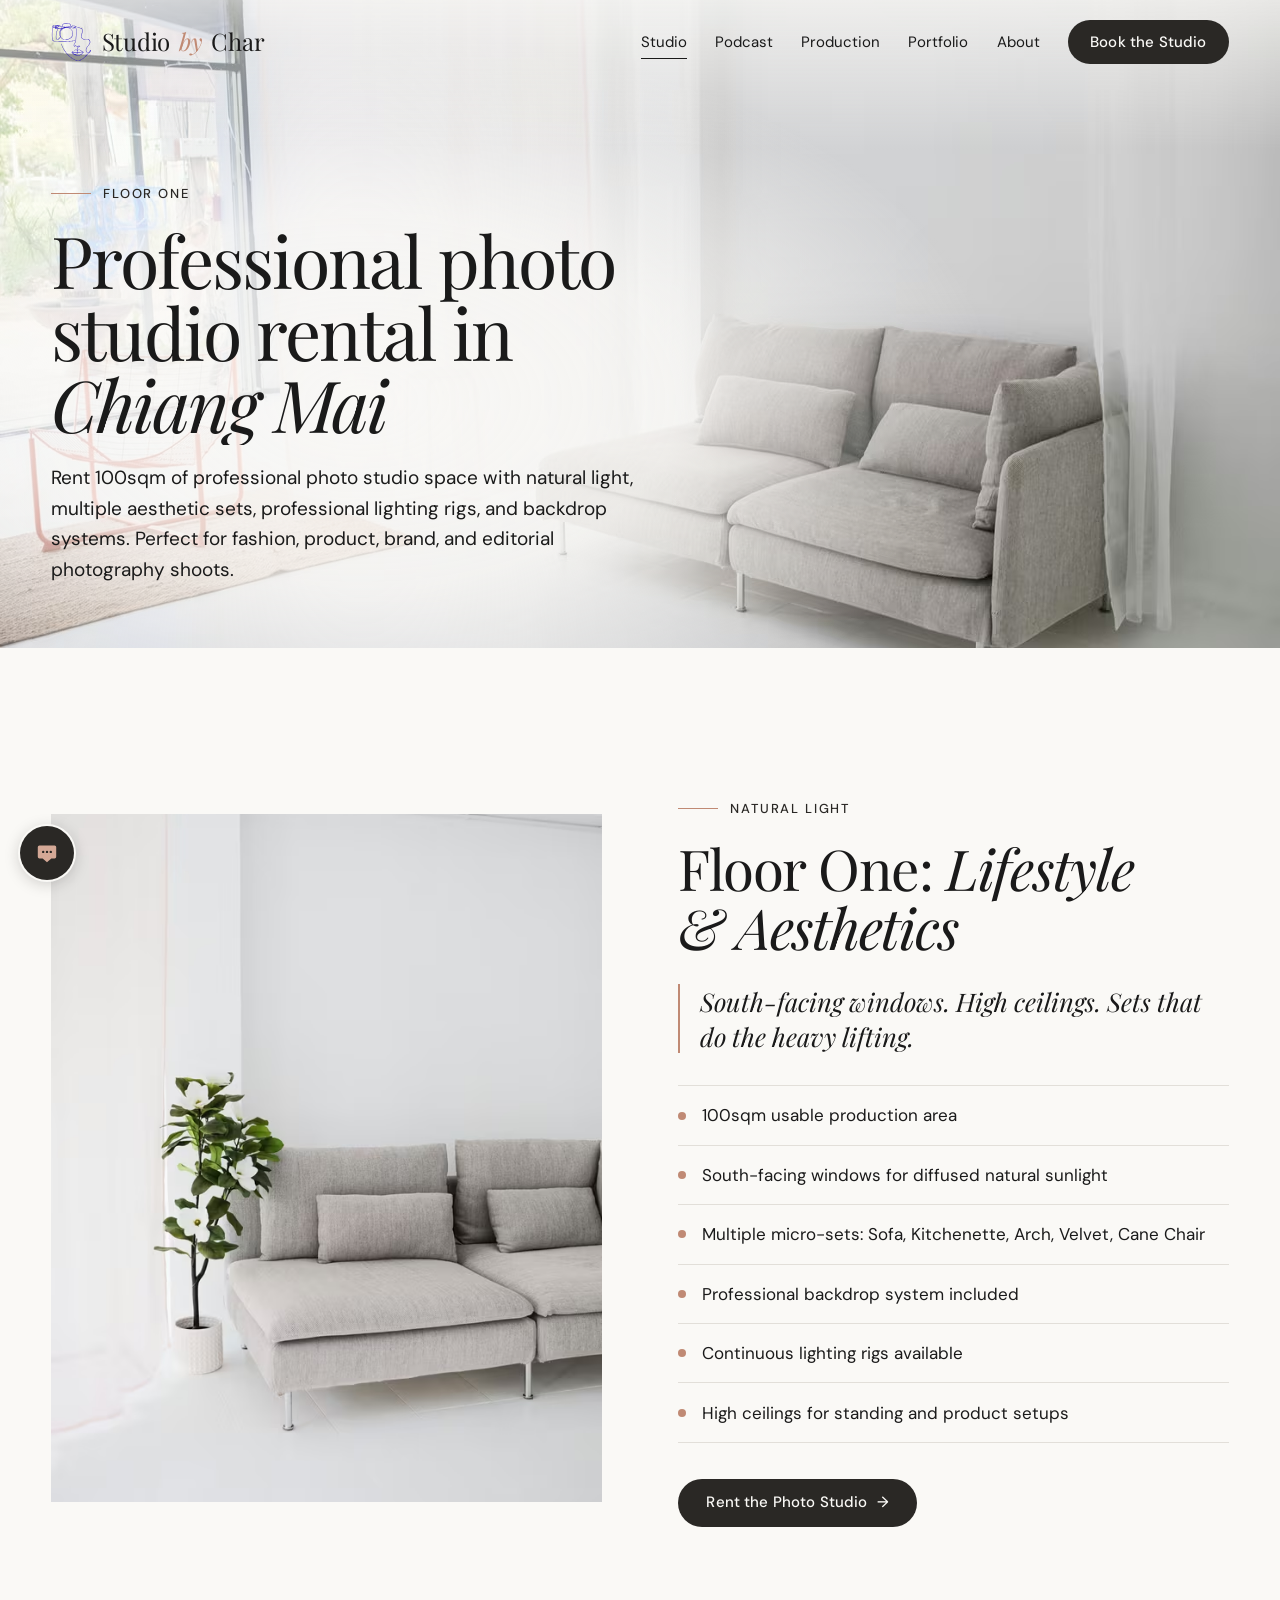
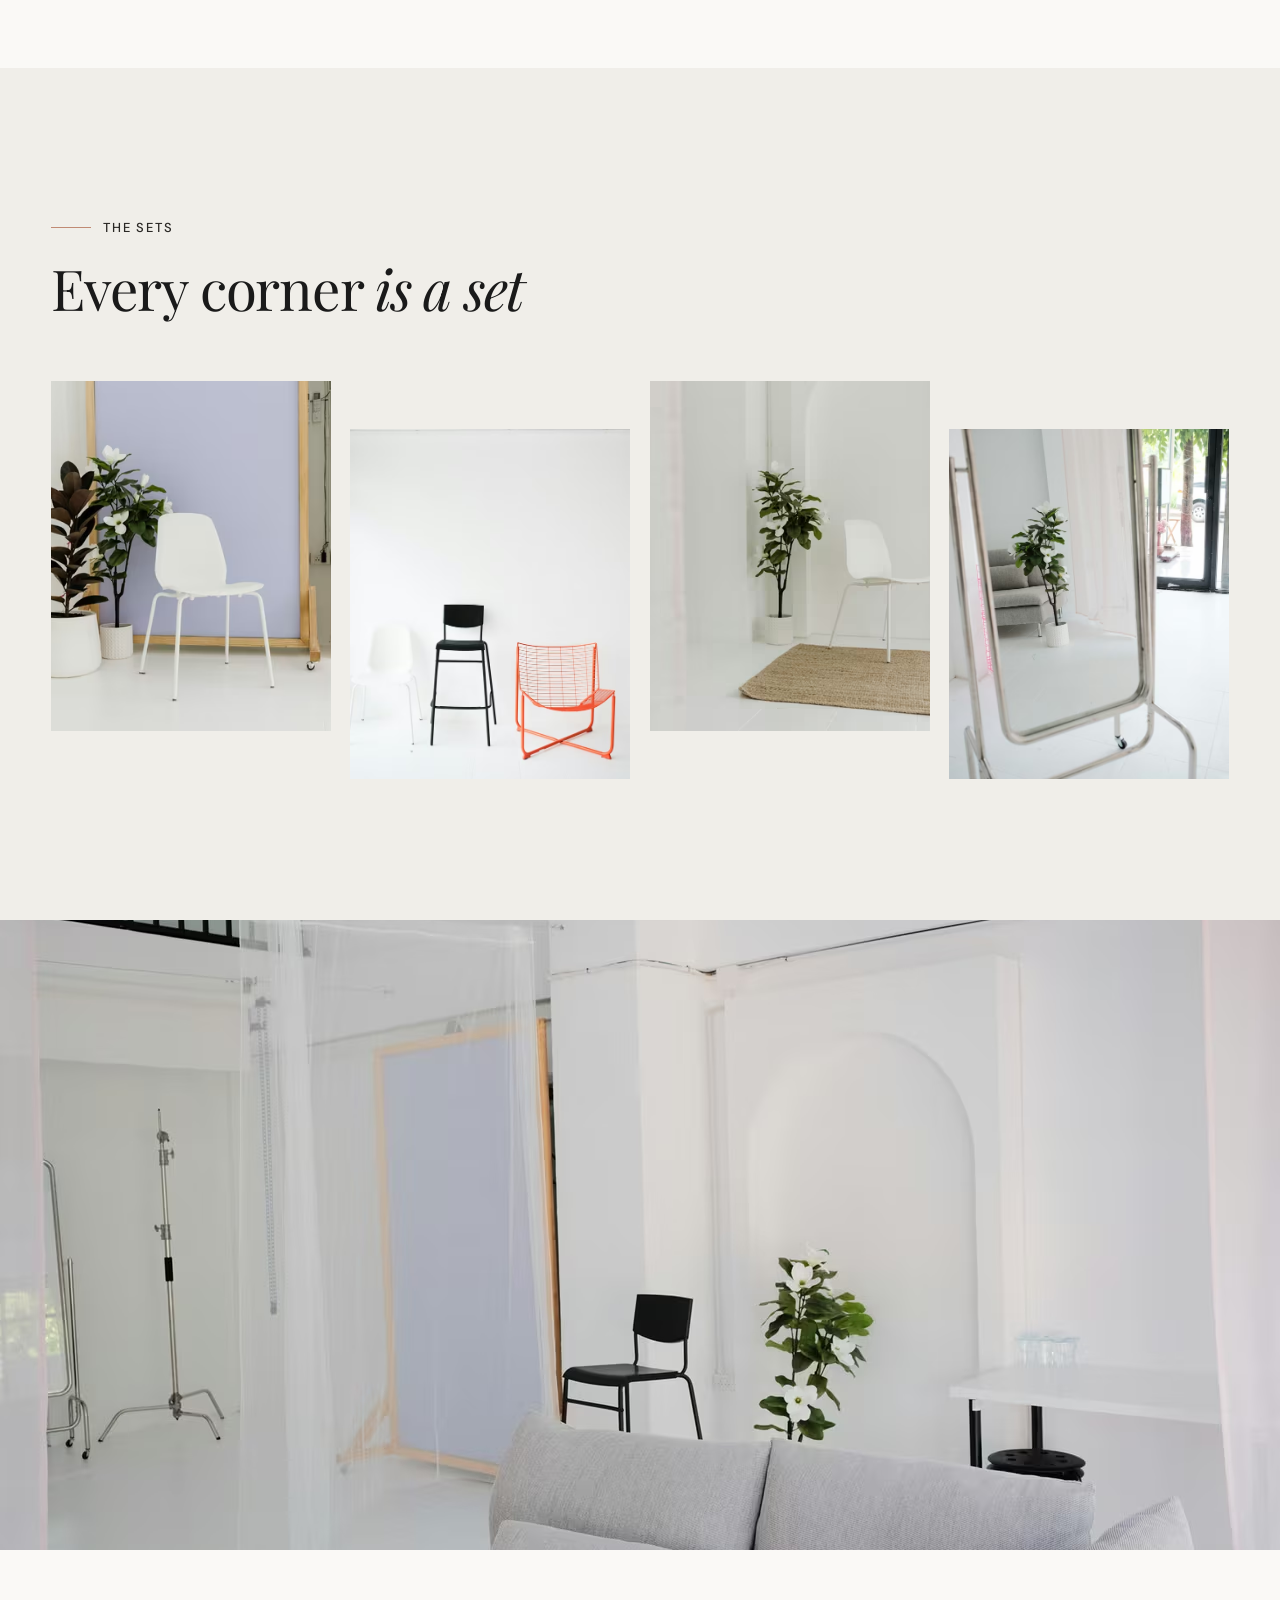
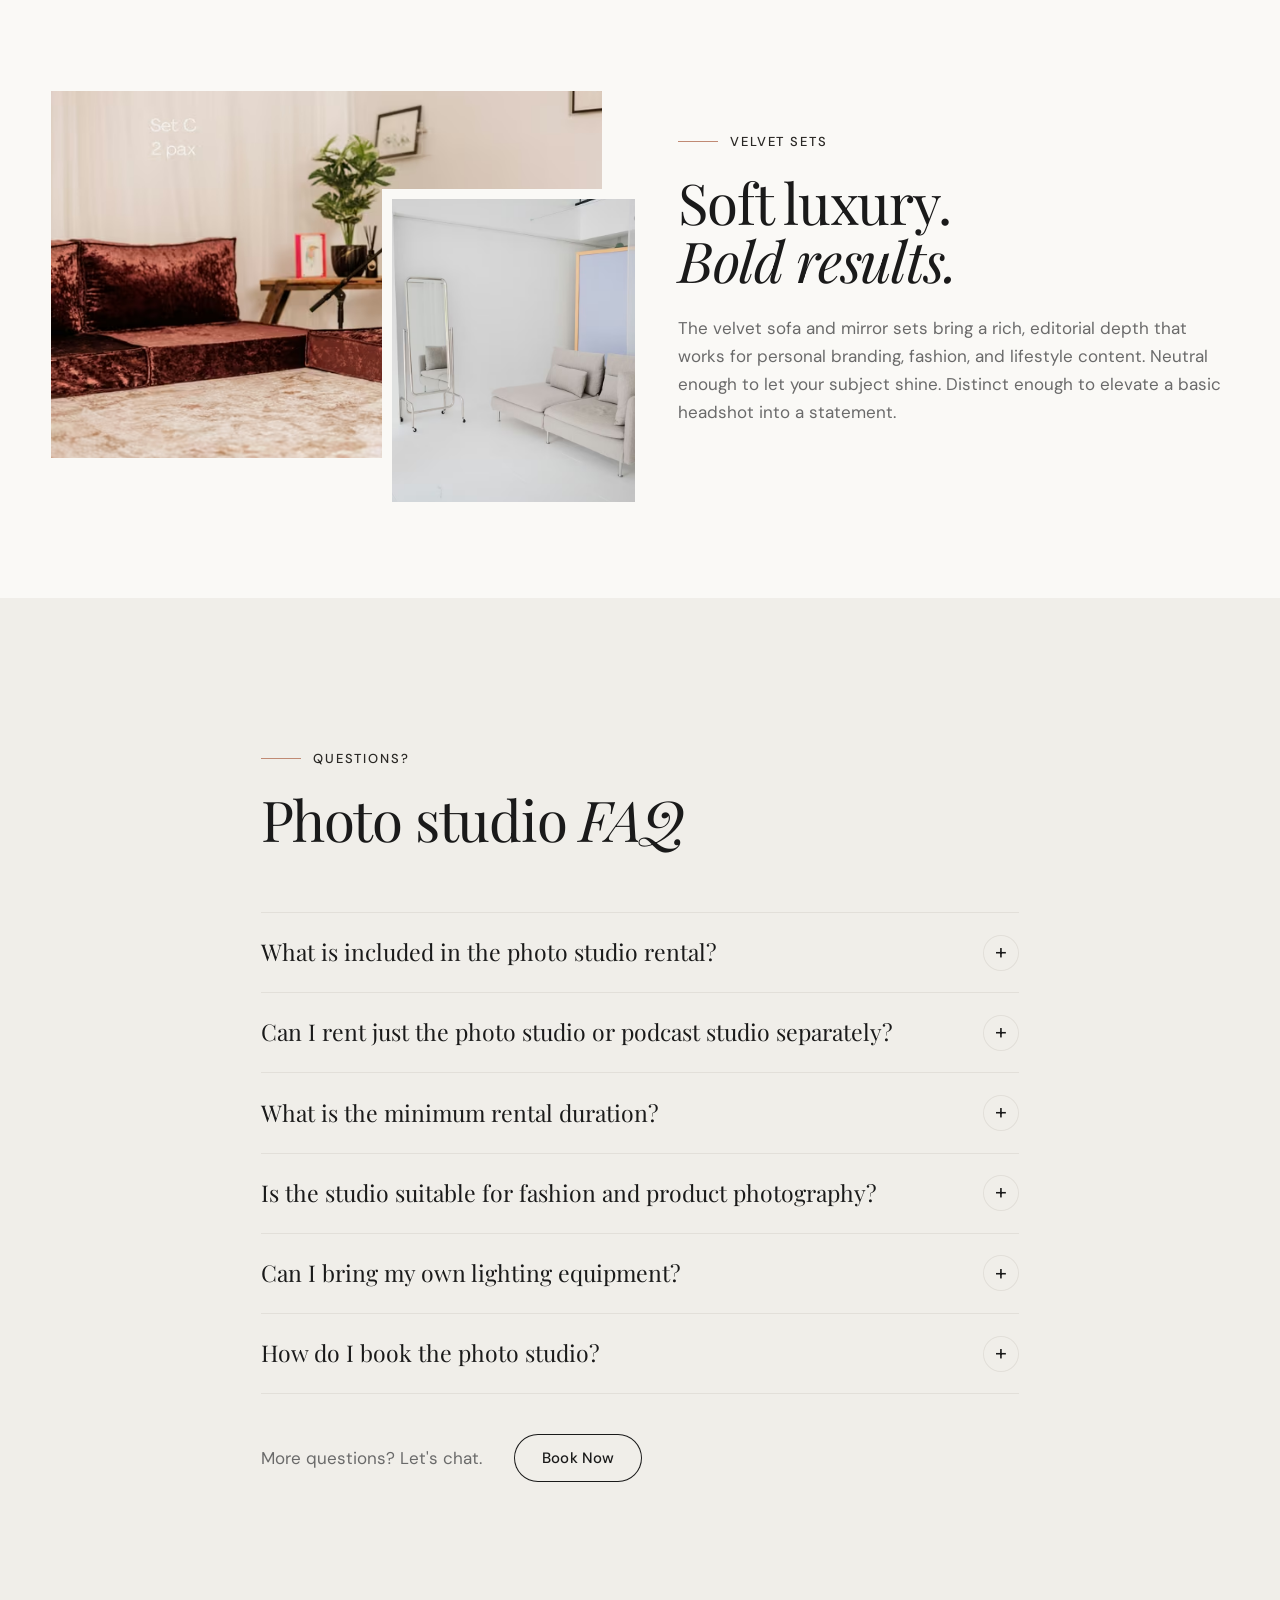
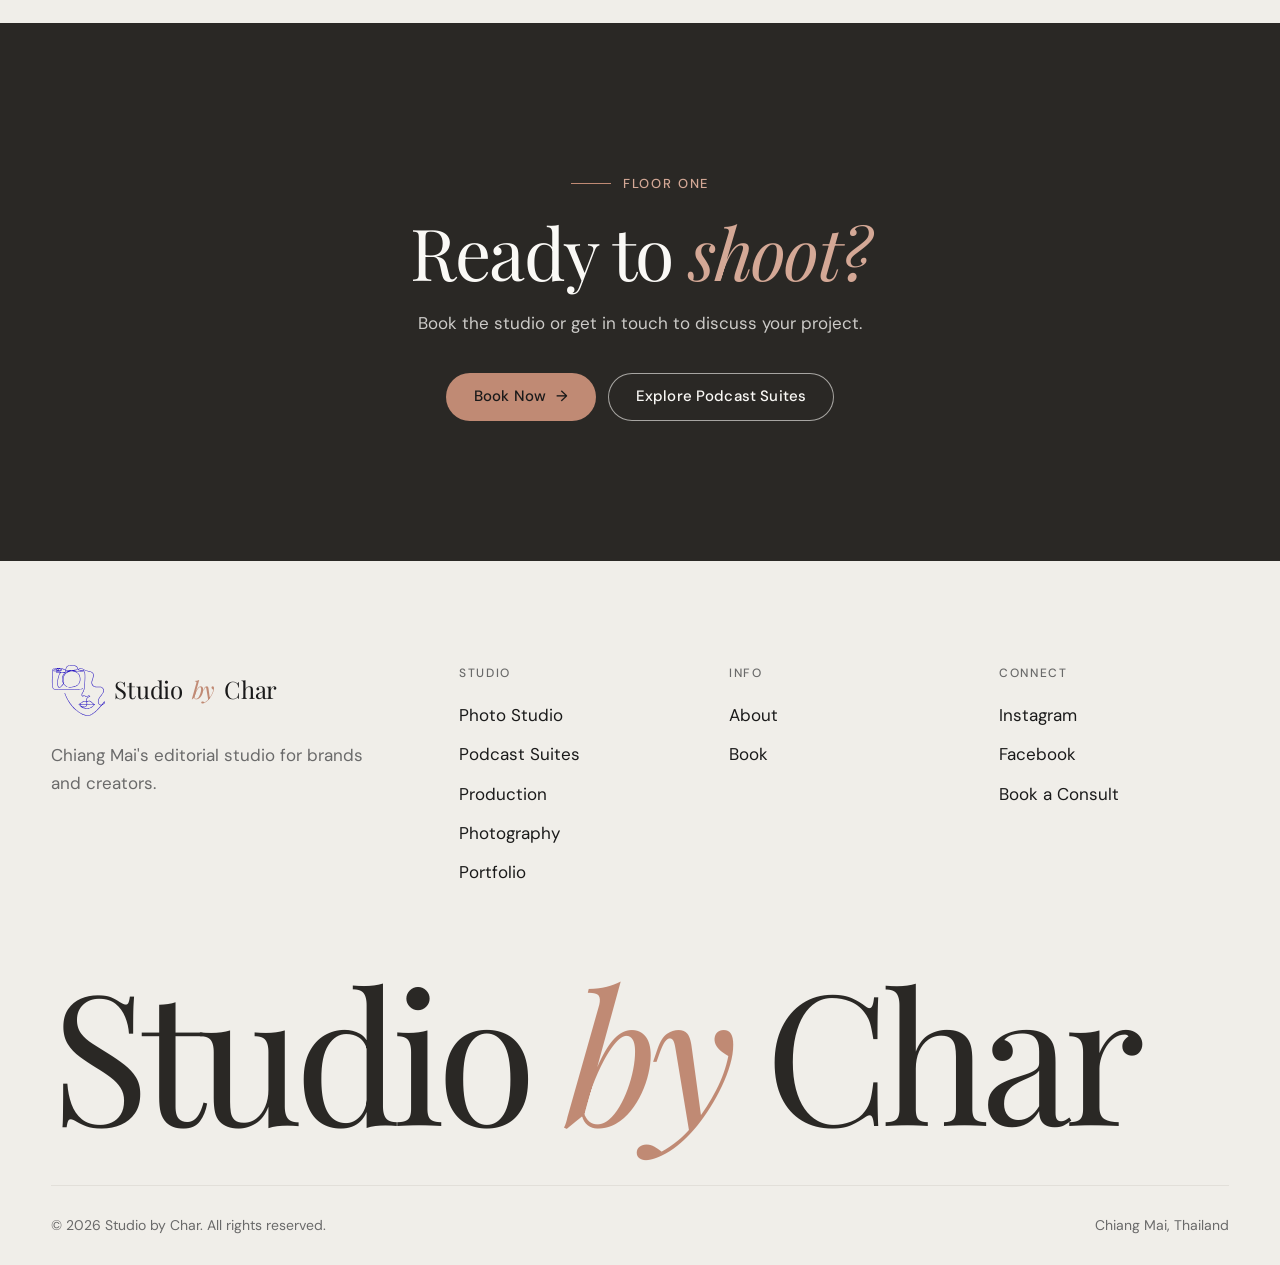
<file: pages/studio.html>
<!DOCTYPE html>
<html lang="en">
<head>
    <meta charset="UTF-8">
    <meta name="viewport" content="width=device-width, initial-scale=1.0">
    <title>Professional Photo Studio Rental Chiang Mai | Studio by Char</title>
    <meta name="description" content="Professional photo studio rental in Chiang Mai. 100sqm natural light, multiple aesthetic sets, lighting rigs & backdrops included. Book your creative shoot today.">
    <link rel="canonical" href="https://studiobychar.com/pages/studio.html" />
    <meta property="og:title" content="Professional Photo Studio Rental Chiang Mai | Studio by Char" />
    <meta property="og:description" content="Professional photo studio rental in Chiang Mai. 100sqm natural light, multiple sets, equipment included. Book now." />
    <meta property="og:image" content="https://studiobychar.com/images/studiobychar-studio-by-char-og-studio.jpg" />
    <meta property="og:url" content="https://studiobychar.com/pages/studio.html" />
    <meta name="twitter:card" content="summary_large_image" />

    <script type="application/ld+json">
    {
      "@context": "https://schema.org",
      "@type": "Service",
      "name": "Professional Photo Studio Rental",
      "provider": {
        "@type": "LocalBusiness",
        "name": "Studio by Char",
        "url": "https://studiobychar.com"
      },
      "description": "Professional photo studio rental in Chiang Mai with natural light, multiple aesthetic sets, and complete equipment included",
      "areaServed": "Chiang Mai, Thailand",
      "availableChannel": {
        "@type": "ServiceChannel",
        "serviceUrl": "https://studiobychar.com/pages/book.html"
      }
    }
    </script>
    <script type="application/ld+json">
    {
      "@context": "https://schema.org",
      "@type": "BreadcrumbList",
      "itemListElement": [
        {
          "@type": "ListItem",
          "position": 1,
          "name": "Home",
          "item": "https://studiobychar.com"
        },
        {
          "@type": "ListItem",
          "position": 2,
          "name": "Photo Studio",
          "item": "https://studiobychar.com/pages/studio.html"
        }
      ]
    }
    </script>
    <script type="application/ld+json">
    {
      "@context": "https://schema.org",
      "@type": "FAQPage",
      "mainEntity": [
        {
          "@type": "Question",
          "name": "What is included in the photo studio rental?",
          "acceptedAnswer": {
            "@type": "Answer",
            "text": "Photo studio rental includes 100sqm of natural light space, multiple aesthetic sets (sofa, kitchenette, arch, velvet, cane chair), professional backdrop system, continuous lighting rigs, and props. Everything needed for your shoot is included."
          }
        },
        {
          "@type": "Question",
          "name": "Can I rent just the photo studio or podcast studio separately?",
          "acceptedAnswer": {
            "@type": "Answer",
            "text": "Yes, the photo studio (Floor One) and podcast suites (Floor Two) are completely separate rental options. You can book either space independently based on your needs."
          }
        },
        {
          "@type": "Question",
          "name": "What is the minimum rental duration for the photo studio?",
          "acceptedAnswer": {
            "@type": "Answer",
            "text": "Minimum rental duration is 2 hours. We also offer half-day and full-day rates for extended shoots."
          }
        },
        {
          "@type": "Question",
          "name": "Is the photo studio suitable for fashion and product photography?",
          "acceptedAnswer": {
            "@type": "Answer",
            "text": "Yes, the studio is ideal for fashion, product, brand, and editorial photography. The natural light, multiple sets, and professional lighting rigs make it perfect for any commercial or lifestyle shoot."
          }
        },
        {
          "@type": "Question",
          "name": "Can I bring my own lighting equipment?",
          "acceptedAnswer": {
            "@type": "Answer",
            "text": "Yes, you can bring your own equipment. The studio has professional lighting rigs available, but you're welcome to use your own setup if preferred."
          }
        },
        {
          "@type": "Question",
          "name": "How do I book the photo studio?",
          "acceptedAnswer": {
            "@type": "Answer",
            "text": "You can book the photo studio through our website or by contacting us directly. We offer flexible booking options including 2-hour sessions, half-day, and full-day rates."
          }
        }
      ]
    }
    </script>

    <link rel="preload" href="../fonts/PlayfairDisplay-Regular.woff2" as="font" type="font/woff2" crossorigin>
    <link rel="preload" as="image" type="image/avif" data-pic-preload="grey-sofa-orange-wire-chair-window" data-sizes="100vw" imagesrcset="../images/studiobychar-studio-by-char-grey-sofa-orange-wire-chair-window-800w.avif 800w, ../images/studiobychar-studio-by-char-grey-sofa-orange-wire-chair-window-1280w.avif 1280w, ../images/studiobychar-studio-by-char-grey-sofa-orange-wire-chair-window-1920w.avif 1920w" imagesizes="100vw" fetchpriority="high">
    <link rel="icon" href="../favicon.ico" sizes="48x48">
    <link rel="icon" href="../favicon.svg" type="image/svg+xml">
    <link rel="apple-touch-icon" href="../apple-touch-icon.png">
    <link rel="stylesheet" href="../css/style.css?v=5">
    <script defer src='https://static.cloudflareinsights.com/beacon.min.js' data-cf-beacon='{"token": "REPLACE_WITH_TOKEN"}'></script>
</head>
<body>
<a class="skip" href="#main">Skip to content</a>

<header class="site-header" data-sticky-header>
    <div class="wrap site-header-inner">
        <a href="../index.html" class="logo"><span class="logo-mark" aria-hidden="true"></span>Studio <em>by</em> Char</a>
        <button class="menu-btn" aria-label="Menu" aria-expanded="false" aria-controls="site-nav"><span></span></button>
        <nav class="nav" id="site-nav">
            <a href="studio.html" aria-current="page">Studio</a>
            <a href="podcast-video.html">Podcast</a>
            <a href="production-services.html">Production</a>
            <a href="portfolio.html">Portfolio</a>
            <a href="about.html">About</a>
            <a href="book.html" class="btn btn-fill">Book the Studio</a>
        </nav>
    </div>
</header>

<main id="main">

    <section class="page-hero">
        <div class="hero-media">
            <picture data-pic="grey-sofa-orange-wire-chair-window"><source type="image/avif" srcset="../images/studiobychar-studio-by-char-grey-sofa-orange-wire-chair-window-800w.avif 800w, ../images/studiobychar-studio-by-char-grey-sofa-orange-wire-chair-window-1280w.avif 1280w, ../images/studiobychar-studio-by-char-grey-sofa-orange-wire-chair-window-1920w.avif 1920w" sizes="100vw"><source type="image/webp" srcset="../images/studiobychar-studio-by-char-grey-sofa-orange-wire-chair-window-800w.webp 800w, ../images/studiobychar-studio-by-char-grey-sofa-orange-wire-chair-window-1280w.webp 1280w, ../images/studiobychar-studio-by-char-grey-sofa-orange-wire-chair-window-1920w.webp 1920w" sizes="100vw"><img data-pic="grey-sofa-orange-wire-chair-window" data-sizes="100vw" alt="Grey sofa and orange wire chair beside the tall windows of the natural light studio" fetchpriority="high" style="--pos:60% 50%; --pos-m:62% 50%" src="../images/studiobychar-studio-by-char-grey-sofa-orange-wire-chair-window-1280w.webp" width="2000" height="1333"></picture>
        </div>
        <div class="wrap hero-copy">
            <div class="hero-title">
                <span class="eyebrow">Floor One</span>
                <h1>
                    <span class="h1-line"><span>Professional photo</span></span>
                    <span class="h1-line"><span>studio rental in</span></span>
                    <span class="h1-line"><span><em>Chiang Mai</em></span></span>
                </h1>
                <p class="lede">Rent 100sqm of professional photo studio space with natural light, multiple aesthetic sets, professional lighting rigs, and backdrop systems. Perfect for fashion, product, brand, and editorial photography shoots.</p>
            </div>
        </div>
    </section>

    <section class="section">
        <div class="wrap split">
            <div class="frame zoom ar-portrait reveal">
                <picture data-pic="grey-sofa-fiddle-leaf-portrait"><source type="image/avif" srcset="../images/studiobychar-studio-by-char-grey-sofa-fiddle-leaf-portrait-640w.avif 640w, ../images/studiobychar-studio-by-char-grey-sofa-fiddle-leaf-portrait-1024w.avif 1024w" sizes="(min-width: 900px) 45vw, 100vw"><source type="image/webp" srcset="../images/studiobychar-studio-by-char-grey-sofa-fiddle-leaf-portrait-640w.webp 640w, ../images/studiobychar-studio-by-char-grey-sofa-fiddle-leaf-portrait-1024w.webp 1024w" sizes="(min-width: 900px) 45vw, 100vw"><img data-pic="grey-sofa-fiddle-leaf-portrait" data-sizes="(min-width: 900px) 45vw, 100vw" alt="Grey sofa and fiddle-leaf fig against a white wall in soft daylight" loading="lazy" src="../images/studiobychar-studio-by-char-grey-sofa-fiddle-leaf-portrait-1024w.webp" width="1429" height="2000"></picture>
            </div>
            <div class="reveal">
                <span class="eyebrow">Natural Light</span>
                <h2>Floor One: <em>Lifestyle &amp; Aesthetics</em></h2>
                <p class="pull">South-facing windows. High ceilings. Sets that do the heavy lifting.</p>
                <ul class="ticks">
                    <li>100sqm usable production area</li>
                    <li>South-facing windows for diffused natural sunlight</li>
                    <li>Multiple micro-sets: Sofa, Kitchenette, Arch, Velvet, Cane Chair</li>
                    <li>Professional backdrop system included</li>
                    <li>Continuous lighting rigs available</li>
                    <li>High ceilings for standing and product setups</li>
                </ul>
                <div class="btn-row"><a href="book.html" class="btn btn-fill">Rent the Photo Studio <span class="arrow" aria-hidden="true">&rarr;</span></a></div>
            </div>
        </div>
    </section>

    <section class="section section-soft">
        <div class="wrap">
            <div class="section-head reveal">
                <div>
                    <span class="eyebrow">The Sets</span>
                    <h2>Every corner <em>is a set</em></h2>
                </div>
            </div>
            <div class="tiles">
                <div class="frame zoom ar-portrait reveal"><picture data-pic="white-chair-plants-lilac-backdrop"><source type="image/avif" srcset="../images/studiobychar-studio-by-char-white-chair-plants-lilac-backdrop-640w.avif 640w, ../images/studiobychar-studio-by-char-white-chair-plants-lilac-backdrop-1024w.avif 1024w, ../images/studiobychar-studio-by-char-white-chair-plants-lilac-backdrop-1600w.avif 1600w" sizes="(min-width: 900px) 24vw, 50vw"><source type="image/webp" srcset="../images/studiobychar-studio-by-char-white-chair-plants-lilac-backdrop-640w.webp 640w, ../images/studiobychar-studio-by-char-white-chair-plants-lilac-backdrop-1024w.webp 1024w, ../images/studiobychar-studio-by-char-white-chair-plants-lilac-backdrop-1600w.webp 1600w" sizes="(min-width: 900px) 24vw, 50vw"><img data-pic="white-chair-plants-lilac-backdrop" data-sizes="(min-width: 900px) 24vw, 50vw" alt="White chair and potted plants in front of the lilac backdrop" loading="lazy" style="--pos:55% 50%" src="../images/studiobychar-studio-by-char-white-chair-plants-lilac-backdrop-1024w.webp" width="2000" height="1333"></picture></div>
                <div class="frame zoom ar-portrait reveal"><picture data-pic="black-stool-orange-wire-chair"><source type="image/avif" srcset="../images/studiobychar-studio-by-char-black-stool-orange-wire-chair-640w.avif 640w, ../images/studiobychar-studio-by-char-black-stool-orange-wire-chair-1024w.avif 1024w" sizes="(min-width: 900px) 24vw, 50vw"><source type="image/webp" srcset="../images/studiobychar-studio-by-char-black-stool-orange-wire-chair-640w.webp 640w, ../images/studiobychar-studio-by-char-black-stool-orange-wire-chair-1024w.webp 1024w" sizes="(min-width: 900px) 24vw, 50vw"><img data-pic="black-stool-orange-wire-chair" data-sizes="(min-width: 900px) 24vw, 50vw" alt="Black bar stool and orange wire chair on the white floor" loading="lazy" src="../images/studiobychar-studio-by-char-black-stool-orange-wire-chair-1024w.webp" width="1429" height="2000"></picture></div>
                <div class="frame zoom ar-portrait reveal"><picture data-pic="white-chair-fig-arch-rug"><source type="image/avif" srcset="../images/studiobychar-studio-by-char-white-chair-fig-arch-rug-640w.avif 640w, ../images/studiobychar-studio-by-char-white-chair-fig-arch-rug-1024w.avif 1024w, ../images/studiobychar-studio-by-char-white-chair-fig-arch-rug-1600w.avif 1600w" sizes="(min-width: 900px) 24vw, 50vw"><source type="image/webp" srcset="../images/studiobychar-studio-by-char-white-chair-fig-arch-rug-640w.webp 640w, ../images/studiobychar-studio-by-char-white-chair-fig-arch-rug-1024w.webp 1024w, ../images/studiobychar-studio-by-char-white-chair-fig-arch-rug-1600w.webp 1600w" sizes="(min-width: 900px) 24vw, 50vw"><img data-pic="white-chair-fig-arch-rug" data-sizes="(min-width: 900px) 24vw, 50vw" alt="White chair, fig tree and jute rug under the arch wall" loading="lazy" style="--pos:60% 50%" src="../images/studiobychar-studio-by-char-white-chair-fig-arch-rug-1024w.webp" width="2000" height="1333"></picture></div>
                <div class="frame zoom ar-portrait reveal"><picture data-pic="floor-mirror-fig-plant"><source type="image/avif" srcset="../images/studiobychar-studio-by-char-floor-mirror-fig-plant-640w.avif 640w, ../images/studiobychar-studio-by-char-floor-mirror-fig-plant-1024w.avif 1024w" sizes="(min-width: 900px) 24vw, 50vw"><source type="image/webp" srcset="../images/studiobychar-studio-by-char-floor-mirror-fig-plant-640w.webp 640w, ../images/studiobychar-studio-by-char-floor-mirror-fig-plant-1024w.webp 1024w" sizes="(min-width: 900px) 24vw, 50vw"><img data-pic="floor-mirror-fig-plant" data-sizes="(min-width: 900px) 24vw, 50vw" alt="Standing floor mirror reflecting a fig plant" loading="lazy" src="../images/studiobychar-studio-by-char-floor-mirror-fig-plant-1024w.webp" width="1429" height="2000"></picture></div>
            </div>
        </div>
    </section>

    <div class="band">
        <picture data-pic="studio-floor-sofa-mezzanine-wide"><source type="image/avif" srcset="../images/studiobychar-studio-by-char-studio-floor-sofa-mezzanine-wide-800w.avif 800w, ../images/studiobychar-studio-by-char-studio-floor-sofa-mezzanine-wide-1280w.avif 1280w, ../images/studiobychar-studio-by-char-studio-floor-sofa-mezzanine-wide-1920w.avif 1920w" sizes="100vw"><source type="image/webp" srcset="../images/studiobychar-studio-by-char-studio-floor-sofa-mezzanine-wide-800w.webp 800w, ../images/studiobychar-studio-by-char-studio-floor-sofa-mezzanine-wide-1280w.webp 1280w, ../images/studiobychar-studio-by-char-studio-floor-sofa-mezzanine-wide-1920w.webp 1920w" sizes="100vw"><img data-pic="studio-floor-sofa-mezzanine-wide" data-sizes="100vw" alt="Wide view of the photo studio floor with sofa, backdrop and mezzanine" loading="lazy" src="../images/studiobychar-studio-by-char-studio-floor-sofa-mezzanine-wide-1280w.webp" width="2000" height="1333"></picture>
    </div>

    <section class="section">
        <div class="wrap split flip">
            <div class="reveal">
                <span class="eyebrow">Velvet Sets</span>
                <h2>Soft luxury. <em>Bold results.</em></h2>
                <p class="body" style="margin-top:1.5rem">The velvet sofa and mirror sets bring a rich, editorial depth that works for personal branding, fashion, and lifestyle content. Neutral enough to let your subject shine. Distinct enough to elevate a basic headshot into a statement.</p>
            </div>
            <div class="overlap">
                <div class="frame zoom ar-land reveal">
                    <picture data-pic="velvet-lounge-sofa"><source type="image/avif" srcset="../images/studiobychar-studio-by-char-velvet-lounge-sofa-640w.avif 640w, ../images/studiobychar-studio-by-char-velvet-lounge-sofa-1024w.avif 1024w, ../images/studiobychar-studio-by-char-velvet-lounge-sofa-1600w.avif 1600w" sizes="(min-width: 900px) 45vw, 100vw"><source type="image/webp" srcset="../images/studiobychar-studio-by-char-velvet-lounge-sofa-640w.webp 640w, ../images/studiobychar-studio-by-char-velvet-lounge-sofa-1024w.webp 1024w, ../images/studiobychar-studio-by-char-velvet-lounge-sofa-1600w.webp 1600w" sizes="(min-width: 900px) 45vw, 100vw"><img data-pic="velvet-lounge-sofa" data-sizes="(min-width: 900px) 45vw, 100vw" alt="Burgundy velvet lounge sofa with cushions and a potted plant" loading="lazy" src="../images/studiobychar-studio-by-char-velvet-lounge-sofa-1024w.webp" width="2000" height="1428"></picture>
                </div>
                <div class="frame zoom ar-portrait frame-inset reveal">
                    <picture data-pic="floor-mirror-sofa-lilac"><source type="image/avif" srcset="../images/studiobychar-studio-by-char-floor-mirror-sofa-lilac-640w.avif 640w, ../images/studiobychar-studio-by-char-floor-mirror-sofa-lilac-1024w.avif 1024w" sizes="(min-width: 900px) 20vw, 46vw"><source type="image/webp" srcset="../images/studiobychar-studio-by-char-floor-mirror-sofa-lilac-640w.webp 640w, ../images/studiobychar-studio-by-char-floor-mirror-sofa-lilac-1024w.webp 1024w" sizes="(min-width: 900px) 20vw, 46vw"><img data-pic="floor-mirror-sofa-lilac" data-sizes="(min-width: 900px) 20vw, 46vw" alt="Floor mirror beside a grey sofa and lilac backdrop" loading="lazy" src="../images/studiobychar-studio-by-char-floor-mirror-sofa-lilac-1024w.webp" width="1429" height="2000"></picture>
                </div>
            </div>
        </div>
    </section>

    <section class="section section-soft">
        <div class="wrap wrap-narrow">
            <div class="section-head reveal">
                <div>
                    <span class="eyebrow">Questions?</span>
                    <h2>Photo studio <em>FAQ</em></h2>
                </div>
            </div>
            <div class="faq reveal">
                <details><summary>What is included in the photo studio rental?</summary><p>Photo studio rental includes 100sqm of natural light space, multiple aesthetic sets (sofa, kitchenette, arch, velvet, cane chair), professional backdrop system, continuous lighting rigs, and props. Everything needed for your shoot is included.</p></details>
                <details><summary>Can I rent just the photo studio or podcast studio separately?</summary><p>Yes, the photo studio (Floor One) and podcast suites (Floor Two) are completely separate rental options. You can book either space independently based on your needs.</p></details>
                <details><summary>What is the minimum rental duration?</summary><p>Minimum rental duration is 2 hours. We also offer half-day and full-day rates for extended shoots.</p></details>
                <details><summary>Is the studio suitable for fashion and product photography?</summary><p>Yes, the studio is ideal for fashion, product, brand, and editorial photography. The natural light, multiple sets, and professional lighting rigs make it perfect for any commercial or lifestyle shoot.</p></details>
                <details><summary>Can I bring my own lighting equipment?</summary><p>Yes, you can bring your own equipment. The studio has professional lighting rigs available, but you're welcome to use your own setup if preferred.</p></details>
                <details><summary>How do I book the photo studio?</summary><p>You can book the photo studio through our website or by contacting us directly. We offer flexible booking options including 2-hour sessions, half-day, and full-day rates.</p></details>
            </div>
            <div class="faq-foot reveal">
                <p class="muted">More questions? Let's chat.</p>
                <a href="book.html" class="btn btn-ghost">Book Now</a>
            </div>
        </div>
    </section>

    <section class="cta-dark">
        <div class="wrap reveal">
            <span class="eyebrow">Floor One</span>
            <h2>Ready to <em>shoot?</em></h2>
            <p>Book the studio or get in touch to discuss your project.</p>
            <div class="btn-row">
                <a href="book.html" class="btn btn-accent">Book Now <span class="arrow" aria-hidden="true">&rarr;</span></a>
                <a href="podcast-video.html" class="btn btn-ghost-inv">Explore Podcast Suites</a>
            </div>
        </div>
    </section>

</main>

<footer class="site-footer">
    <div class="wrap">
        <div class="footer-grid">
            <div>
                <a href="../index.html" class="logo"><span class="logo-mark" aria-hidden="true"></span>Studio <em>by</em> Char</a>
                <p>Chiang Mai's editorial studio for brands and creators.</p>
            </div>
            <div>
                <div class="footer-head">Studio</div>
                <ul>
                    <li><a href="studio.html">Photo Studio</a></li>
                    <li><a href="podcast-video.html">Podcast Suites</a></li>
                    <li><a href="production-services.html">Production</a></li>
                    <li><a href="photography.html">Photography</a></li>
                    <li><a href="portfolio.html">Portfolio</a></li>
                </ul>
            </div>
            <div>
                <div class="footer-head">Info</div>
                <ul>
                    <li><a href="about.html">About</a></li>
                    <li><a href="book.html">Book</a></li>
                </ul>
            </div>
            <div>
                <div class="footer-head">Connect</div>
                <ul>
                    <li><a href="https://www.instagram.com/studioby.char" target="_blank" rel="noopener">Instagram</a></li>
                    <li><a href="https://www.facebook.com/share/1BsJcmAYLn" target="_blank" rel="noopener">Facebook</a></li>
                    <li><a href="https://calendly.com/shotbychar/20min" target="_blank" rel="noopener">Book a Consult</a></li>
                </ul>
            </div>
        </div>
        <div class="footer-mark" aria-hidden="true">Studio <em>by</em> Char</div>
        <div class="footer-bottom">
            <span>&copy; 2026 Studio by Char. All rights reserved.</span>
            <span>Chiang Mai, Thailand</span>
        </div>
    </div>
</footer>

<script src="../js/main.js?v=4" defer></script>
</body>
</html>
</file>
<file: css/style.css>
/* Studio by Char V4 */

@font-face { font-family: 'Playfair Display'; src: url('../fonts/PlayfairDisplay-Regular.woff2') format('woff2'); font-weight: 400; font-style: normal; font-display: swap; }
@font-face { font-family: 'Playfair Display'; src: url('../fonts/PlayfairDisplay-Italic.woff2') format('woff2'); font-weight: 400; font-style: italic; font-display: swap; }
@font-face { font-family: 'DM Sans'; src: url('../fonts/DMSans-Regular.woff2') format('woff2'); font-weight: 400; font-display: swap; }
@font-face { font-family: 'DM Sans'; src: url('../fonts/DMSans-Medium.woff2') format('woff2'); font-weight: 500; font-display: swap; }

/* Light only: the brand palette is fixed by the client. Dark is kept for
   highlights (buttons, figures, one closing band per page). */
:root {
    color-scheme: light;
    --bg:        #FAF9F6;
    --bg-soft:   #F0EEE9;
    --bg-dark:   #2a2825;
    --text:      #1a1a1a;
    --text-inv:  #FAF9F6;
    --muted:     #6a6a6a;
    --accent:    #C08A74;   /* fills and decoration on light grounds (2.8:1) */
    --accent-lt: #d4a896;   /* text-safe on --bg-dark (6.9:1) */
    --border:    #e2dfd9;
    --wash:      250, 249, 246;

    --f-head: 'Playfair Display', Georgia, serif;
    --f-body: 'DM Sans', 'Segoe UI', sans-serif;

    --ease-out: cubic-bezier(0.16, 1, 0.3, 1);
    --t-ui: 240ms;
    --gutter: clamp(1rem, 4vw, 3.5rem);
    --header-h: 84px;
    --section: clamp(5rem, 11vw, 9.5rem);
}

*, *::before, *::after { box-sizing: border-box; margin: 0; padding: 0; }
html { -webkit-text-size-adjust: 100%; scroll-behavior: smooth; }
@media (prefers-reduced-motion: reduce) { html { scroll-behavior: auto; } }
body {
    font-family: var(--f-body);
    font-size: 1.0625rem;
    line-height: 1.65;
    color: var(--text);
    background: var(--bg);
    -webkit-font-smoothing: antialiased;
    overflow-x: clip;
}
img { display: block; max-width: 100%; height: auto; }
picture { display: contents; }
a { color: inherit; text-decoration: none; }
ul { list-style: none; }
.wrap { width: 100%; max-width: 1320px; margin-inline: auto; padding-inline: var(--gutter); }
.wrap-narrow { max-width: 860px; }
.skip { position: absolute; left: -999px; top: 0; }
.skip:focus { left: 1rem; top: 1rem; z-index: 100; background: var(--bg); padding: .75rem 1rem; }
:focus-visible { outline: 2px solid var(--accent); outline-offset: 3px; }

/* Type */
h1, h2, h3 { font-family: var(--f-head); font-weight: 400; text-wrap: balance; }
h2 { font-size: clamp(2.25rem, 4.4vw, 3.9rem); line-height: 1.04; letter-spacing: -.022em; }
h3 { font-size: clamp(1.4rem, 2vw, 1.75rem); line-height: 1.15; letter-spacing: -.01em; }
h2 em, h3 em, h1 em { font-style: italic; }
p { text-wrap: pretty; }
.muted { color: var(--muted); }
.lede { font-size: 1.1875rem; line-height: 1.6; max-width: 46ch; }
.eyebrow {
    display: inline-flex; align-items: center; gap: .75rem;
    font-size: .8125rem; font-weight: 500; letter-spacing: .14em; text-transform: uppercase;
    color: var(--bg-dark);
}
.eyebrow::before { content: ''; width: 2.5rem; height: 1px; background: var(--accent); }
.eyebrow + h2, .eyebrow + h1 { margin-top: 1.25rem; }
.text-link {
    display: inline-flex; align-items: center; gap: .6rem;
    font-weight: 500; padding-block: .6rem;
    background: linear-gradient(currentColor, currentColor) 0 calc(100% - .35rem) / 100% 1px no-repeat;
}
.text-link .arrow { transition: transform var(--t-ui) var(--ease-out); }
@media (hover: hover) and (pointer: fine) { .text-link:hover .arrow { transform: translateX(4px); } }

/* Buttons */
.btn {
    display: inline-flex; align-items: center; justify-content: center; gap: .6rem;
    min-height: 48px; padding: 0 1.75rem; border-radius: 999px; border: 0; cursor: pointer;
    font: 500 .9375rem/1 var(--f-body); letter-spacing: .01em;
    transition: transform var(--t-ui) var(--ease-out), opacity var(--t-ui) var(--ease-out);
}
.btn-fill { background: var(--bg-dark); color: var(--text-inv); }
.btn-accent { background: var(--accent); color: var(--text); }
.btn-ghost { color: var(--text); box-shadow: inset 0 0 0 1px var(--text); background: transparent; }
.btn-ghost-inv { color: var(--text-inv); box-shadow: inset 0 0 0 1px rgba(250,249,246,.6); }
.btn .arrow { transition: transform var(--t-ui) var(--ease-out); }
.btn-row { display: flex; flex-wrap: wrap; gap: .75rem; margin-top: 2.25rem; }
@media (hover: hover) and (pointer: fine) {
    .btn:hover { transform: translateY(-2px); }
    .btn:hover .arrow { transform: translateX(4px); }
}

/* Header: transparent over the hero, cream bar once scrolled */
.site-header { position: fixed; inset: 0 0 auto 0; z-index: 50; color: var(--text); }
.site-header::before {
    content: ''; position: absolute; inset: 0; z-index: -1;
    background: var(--bg); box-shadow: 0 1px 0 var(--border);
    opacity: 0; transition: opacity 300ms var(--ease-out);
}
.site-header[data-scrolled="true"]::before { opacity: 1; }
.site-header-inner {
    display: flex; align-items: center; justify-content: space-between; gap: 2rem;
    height: var(--header-h);
}
/* Shrink the two ends toward their own edges so neither drifts off the column.
   Desktop only: a transform on .nav would trap the fixed mobile menu. */
.site-header .logo { transform-origin: left center; transition: transform 300ms var(--ease-out); }
.site-header[data-scrolled="true"] .logo { transform: scale(.88); }
@media (min-width: 961px) {
    .site-header .nav { transform-origin: right center; transition: transform 300ms var(--ease-out); }
    .site-header[data-scrolled="true"] .nav { transform: scale(.92); }
}
.logo { display: inline-flex; align-items: center; gap: .55rem; font-family: var(--f-head); font-size: 1.5rem; letter-spacing: -.01em; white-space: nowrap; }
/* Charlotte's line-drawing mark, traced to SVG (tools/make-logo.py), kept in its own blue. */
.logo-mark {
    flex: none; width: 2.6rem; height: 2.5rem; background: #2715C1;
    -webkit-mask: url('../images/studiobychar-studio-by-char-logo.svg?v=2') center / contain no-repeat;
    mask: url('../images/studiobychar-studio-by-char-logo.svg?v=2') center / contain no-repeat;
}
.site-footer .logo-mark { width: 3.4rem; height: 3.3rem; }
.logo em { color: var(--accent); }
.nav { display: flex; align-items: center; gap: clamp(1.25rem, 2.2vw, 2.25rem); }
.nav a:not(.btn) { position: relative; font-size: .9375rem; white-space: nowrap; padding-block: .75rem; }
.nav a:not(.btn)::after {
    content: ''; position: absolute; left: 0; right: 0; bottom: .45rem; height: 1px;
    background: currentColor; transform: scaleX(0); transform-origin: right;
    transition: transform var(--t-ui) var(--ease-out);
}
.nav a[aria-current="page"]::after { transform: scaleX(1); }
@media (hover: hover) and (pointer: fine) {
    .nav a:not(.btn):hover::after { transform: scaleX(1); transform-origin: left; }
}
.nav .btn { min-height: 44px; padding: 0 1.4rem; }
.menu-btn { display: none; }

@media (max-width: 960px) {
    .menu-btn {
        display: grid; place-items: center; width: 44px; height: 44px;
        background: none; border: 0; color: inherit; cursor: pointer;
    }
    .menu-btn span, .menu-btn span::before, .menu-btn span::after {
        display: block; width: 22px; height: 1.5px; background: currentColor; position: relative;
        transition: transform var(--t-ui) var(--ease-out), opacity var(--t-ui) var(--ease-out);
    }
    .menu-btn span::before, .menu-btn span::after { content: ''; position: absolute; left: 0; }
    .menu-btn span::before { top: -7px; }
    .menu-btn span::after { top: 7px; }
    .menu-open .menu-btn span { background: transparent; }
    .menu-open .menu-btn span::before { transform: translateY(7px) rotate(45deg); }
    .menu-open .menu-btn span::after { transform: translateY(-7px) rotate(-45deg); }

    .nav {
        position: fixed; inset: 0; z-index: -1;
        flex-direction: column; justify-content: center; align-items: flex-start; gap: .25rem;
        padding: calc(var(--header-h) + 1rem) var(--gutter) 2rem;
        background: var(--bg);
        opacity: 0; visibility: hidden;
        transition: opacity 300ms var(--ease-out), visibility 0s 300ms;
    }
    .nav a:not(.btn) { font-family: var(--f-head); font-size: clamp(2rem, 9vw, 2.75rem); line-height: 1.2; padding-block: .2rem; }
    .nav a:not(.btn)::after { display: none; }
    .nav a[aria-current="page"] { font-style: italic; color: var(--accent); }
    .nav .btn { margin-top: 1.5rem; }
    .menu-open .nav { opacity: 1; visibility: visible; transition: opacity 300ms var(--ease-out); }
    .menu-open { overflow: hidden; }
}

/* Heroes. The cream sits behind the words only; the photo stays clear elsewhere. */
.hero, .page-hero {
    position: relative; isolation: isolate;
    display: flex; align-items: flex-end;
    background: var(--bg-soft);
    overflow: hidden;
}
.hero { min-height: max(88vh, 600px); }
.page-hero { min-height: max(72vh, 520px); }
.hero-media { position: absolute; inset: 0; z-index: -2; }
.hero-media img { width: 100%; height: 100%; object-fit: cover; object-position: var(--pos, 50% 50%); }
.hero::after, .page-hero::after {
    content: ''; position: absolute; inset: 0 0 auto 0; height: 150px; z-index: -1;
    background: linear-gradient(to bottom, rgba(var(--wash), .72), rgba(var(--wash), 0));
}
.hero-copy { width: 100%; padding-block: calc(var(--header-h) + 3rem) clamp(2.5rem, 7vh, 5rem); }
.hero-title { position: relative; max-width: 50rem; }
.hero-title::before {
    content: ''; position: absolute; z-index: -1; inset: -35% -30% -45% -45%;
    background: radial-gradient(closest-side, rgba(var(--wash), .9) 0%, rgba(var(--wash), .78) 50%, rgba(var(--wash), 0) 100%);
    pointer-events: none;
}
.hero h1, .page-hero h1 {
    font-size: clamp(2.75rem, 6.4vw, 5.75rem);
    line-height: .98; letter-spacing: -.028em;
    margin-top: 1.25rem; max-width: 13ch;
}
.page-hero h1 { font-size: clamp(2.6rem, 5.6vw, 5rem); max-width: 16ch; line-height: 1; }
.h1-line { display: block; overflow: clip; padding-bottom: .08em; margin-bottom: -.08em; }
.h1-line > span { display: block; }
.page-hero .lede { margin-top: 1.5rem; }
.glass {
    background: rgba(var(--wash), .8);
    -webkit-backdrop-filter: blur(14px) saturate(1.2);
    backdrop-filter: blur(14px) saturate(1.2);
    padding: 1.75rem;
}
.glass .lede { font-size: 1.0625rem; }
.glass .btn-row { margin-top: 1.5rem; }
@media (prefers-reduced-transparency: reduce) { .glass { background: var(--bg); -webkit-backdrop-filter: none; backdrop-filter: none; } }
@media (prefers-contrast: more) { .glass { background: var(--bg); box-shadow: inset 0 0 0 1px var(--text); } }

@media (min-width: 961px) {
    .hero-copy {
        display: grid; grid-template-columns: minmax(0, 1fr) minmax(0, 25rem);
        gap: 3rem; align-items: end;
    }
}
@media (max-width: 960px) {
    .hero { min-height: 100svh; }
    .hero .hero-media img { object-position: var(--pos-m, 13% 30%); }
    .page-hero { min-height: 94svh; }
    .page-hero .hero-media img { object-position: var(--pos-m, var(--pos, 50% 50%)); }
    .hero-title::before { inset: -30% -20% -30% -20%; }
    .hero .glass { margin-top: 1.75rem; background: transparent; -webkit-backdrop-filter: none; backdrop-filter: none; padding: 0; }
    .hero::before {
        content: ''; position: absolute; inset: auto 0 0 0; height: 62%; z-index: -1;
        background: linear-gradient(to top, rgba(var(--wash), .95) 0%, rgba(var(--wash), .8) 60%, rgba(var(--wash), 0) 100%);
    }
}

/* Trust bar */
.trust { background: var(--bg); border-bottom: 1px solid var(--border); }
.trust ul { display: grid; grid-template-columns: repeat(4, 1fr); }
.trust li {
    display: flex; align-items: baseline; gap: .75rem;
    padding: 1.6rem 0 1.6rem clamp(1rem, 2.5vw, 2rem);
    border-left: 1px solid var(--border);
    font-size: .9375rem; color: var(--muted);
}
.trust li:first-child { border-left: 0; padding-left: 0; }
.trust strong {
    font-family: var(--f-head); font-weight: 400; font-size: 2.25rem; line-height: 1;
    color: var(--bg-dark); font-variant-numeric: lining-nums tabular-nums;
}
@media (max-width: 760px) {
    .trust ul { grid-template-columns: 1fr 1fr; }
    .trust li { padding: 1.25rem 0 1.25rem 1rem; }
    .trust li:nth-child(odd) { border-left: 0; padding-left: 0; }
    .trust li:nth-child(n+3) { border-top: 1px solid var(--border); }
}

/* Sections */
.section { padding-block: var(--section); }
.section-soft { background: var(--bg-soft); }
.section-head { display: grid; gap: 1.5rem 4rem; margin-bottom: clamp(2.5rem, 5vw, 4.5rem); }
@media (min-width: 900px) {
    .section-head.split-head { grid-template-columns: minmax(0, 1.2fr) minmax(0, 1fr); align-items: end; }
}

/* Image frame: square corners, zooms settle as they scroll in */
.frame { position: relative; overflow: hidden; background: var(--bg-soft); }
.frame img { width: 100%; height: 100%; object-fit: cover; object-position: var(--pos, 50% 50%); }
.ar-portrait { aspect-ratio: 4 / 5; }
.ar-tall { aspect-ratio: 2 / 3; }
.ar-land { aspect-ratio: 3 / 2; }
.ar-square { aspect-ratio: 1; }
.ar-wide { aspect-ratio: 16 / 9; }
.caption { margin-top: .9rem; font-size: .875rem; color: var(--muted); }

/* Split: text + image, the image breaks the column edge */
.split { display: grid; gap: clamp(2.5rem, 6vw, 6rem); align-items: center; }
@media (min-width: 900px) {
    .split { grid-template-columns: minmax(0, 1fr) minmax(0, 1fr); }
    .split.flip > :first-child { order: 2; }
    .split.wide-img { grid-template-columns: minmax(0, 1.25fr) minmax(0, 1fr); }
}
.split p + p { margin-top: 1rem; }
.split .body { font-size: 1.0625rem; color: var(--muted); }
.pull {
    font-family: var(--f-head); font-style: italic; font-size: clamp(1.35rem, 2vw, 1.6rem); line-height: 1.35;
    padding-left: 1.25rem; border-left: 2px solid var(--accent); margin: 1.75rem 0;
}
.overlap { position: relative; }
.overlap .frame-inset {
    position: absolute; width: 44%; right: -6%; bottom: -12%;
    box-shadow: 0 0 0 10px var(--bg);
}
@media (max-width: 899px) { .overlap .frame-inset { right: 0; bottom: -8%; width: 46%; } .overlap { margin-bottom: 3rem; } }

/* Feature list */
.ticks { margin-top: 2rem; border-top: 1px solid var(--border); }
.ticks li {
    display: flex; gap: 1rem; padding: .95rem 0; border-bottom: 1px solid var(--border);
}
.ticks li::before {
    content: ''; flex: none; width: .5rem; height: .5rem; margin-top: .6em; border-radius: 50%;
    background: var(--accent);
}

/* Offer cards (image-led) */
.offers { display: grid; gap: clamp(1.5rem, 3vw, 2.5rem); }
@media (min-width: 900px) {
    .offers { grid-template-columns: 1.15fr 1fr 1fr; align-items: start; }
    .offers > :nth-child(2) { margin-top: 5rem; }
    .offers > :nth-child(3) { margin-top: 2.5rem; }
}
.offer { display: block; }
.offer .frame img { transition: transform 900ms var(--ease-out); }
.offer-num { display: block; margin-top: 1.5rem; font-family: var(--f-head); font-style: italic; color: var(--bg-dark); font-size: 1.125rem; }
.offer h3 { margin-top: .35rem; }
.offer p { margin-top: .75rem; color: var(--muted); }
.offer .text-link { margin-top: 1rem; }
@media (hover: hover) and (pointer: fine) { .offer:hover .frame img { transform: scale(1.05); } }

/* Two-up image grid */
.duo { display: grid; gap: clamp(2.5rem, 5vw, 4rem) clamp(1.5rem, 3vw, 2.5rem); }
@media (min-width: 800px) { .duo { grid-template-columns: 1fr 1fr; } .duo > :nth-child(even) { margin-top: 4rem; } }
.duo h3 { margin-top: 1.25rem; }
.duo p { margin-top: .6rem; color: var(--muted); max-width: 46ch; }
@media (hover: hover) and (pointer: fine) { .duo .frame img { transition: transform 900ms var(--ease-out); } .duo .frame:hover img { transform: scale(1.05); } }

/* Two ticked lists side by side */
.lists { display: grid; gap: 3rem; }
@media (min-width: 800px) { .lists { grid-template-columns: 1fr 1fr; } }
.lists h3 { font-size: 1.5rem; }

/* Numbered cards (text only) */
.cards { display: grid; gap: 0; border-top: 1px solid var(--border); }
@media (min-width: 700px) { .cards { grid-template-columns: repeat(2, 1fr); } }
@media (min-width: 1000px) { .cards { grid-template-columns: repeat(3, 1fr); } }
.card {
    position: relative; padding: 2.25rem clamp(1.25rem, 2.5vw, 2.25rem) 2.5rem 0;
    border-bottom: 1px solid var(--border);
}
.card-num { font-family: var(--f-head); font-size: 3rem; line-height: 1; color: var(--bg-dark); }
.card h3 { margin-top: 1.25rem; }
.card p { margin-top: .75rem; color: var(--muted); }
.card::after {
    content: ''; position: absolute; left: 0; right: 0; top: -1px; height: 2px; background: var(--accent);
    transform: scaleX(0); transform-origin: left; transition: transform 500ms var(--ease-out);
}
@media (hover: hover) and (pointer: fine) { .card:hover::after { transform: scaleX(1); } }

/* Steps */
.steps { display: grid; gap: 2.5rem; counter-reset: step; }
@media (min-width: 700px) { .steps { grid-template-columns: repeat(2, 1fr); } }
@media (min-width: 1000px) { .steps { grid-template-columns: repeat(4, 1fr); } }
.step { border-top: 1px solid var(--text); padding-top: 1.5rem; }
.step-num { font-family: var(--f-head); font-style: italic; font-size: 3.5rem; line-height: 1; color: var(--bg-dark); }
.step h3 { margin-top: 1rem; font-size: 1.375rem; }
.step p { margin-top: .6rem; color: var(--muted); font-size: 1rem; }

/* Tiles */
.tiles { display: grid; gap: clamp(.75rem, 1.5vw, 1.25rem); grid-template-columns: repeat(2, 1fr); }
@media (min-width: 900px) { .tiles { grid-template-columns: repeat(4, 1fr); } .tiles > :nth-child(even) { margin-top: 3rem; } }
.tiles .frame img { transition: transform 900ms var(--ease-out); }
@media (hover: hover) and (pointer: fine) { .tiles .frame:hover img { transform: scale(1.05); } }

/* Bento */
.bento { display: grid; gap: clamp(.75rem, 1.5vw, 1.25rem); grid-template-columns: repeat(2, 1fr); grid-auto-rows: 44vw; }
@media (min-width: 900px) {
    .bento { grid-template-columns: repeat(4, 1fr); grid-auto-rows: clamp(180px, 17vw, 250px); }
    .bento .b1 { grid-column: span 1; grid-row: span 2; }
    .bento .b2 { grid-column: span 2; grid-row: span 2; }
    .bento .b3 { grid-column: span 1; grid-row: span 1; }
    .bento .b4 { grid-column: span 1; grid-row: span 1; }
    .bento .b5 { grid-column: span 2; grid-row: span 1; }
    .bento .b6 { grid-column: span 2; grid-row: span 1; }
    .bento .b7 { grid-column: 1 / -1; grid-row: span 2; }
}
.bento .frame { height: 100%; }
.bento .frame img { transition: transform 900ms var(--ease-out); }
@media (hover: hover) and (pointer: fine) { .bento .frame:hover img { transform: scale(1.05); } }

/* Masonry */
.masonry { columns: 3 280px; column-gap: clamp(.75rem, 1.5vw, 1.25rem); }
.masonry .frame { break-inside: avoid; margin-bottom: clamp(.75rem, 1.5vw, 1.25rem); }
.masonry .frame img { height: auto; transition: transform 900ms var(--ease-out); }
@media (hover: hover) and (pointer: fine) { .masonry .frame:hover img { transform: scale(1.04); } }

/* Full-bleed band */
.band { position: relative; height: clamp(360px, 70vh, 760px); overflow: hidden; background: var(--bg-soft); }
.band img { position: absolute; inset: -8% 0; width: 100%; height: 116%; object-fit: cover; object-position: var(--pos, 50% 50%); }
.band-label {
    position: absolute; right: var(--gutter); bottom: var(--gutter); max-width: min(22rem, calc(100% - 2 * var(--gutter)));
    font-family: var(--f-head); font-size: clamp(1.5rem, 2.6vw, 2.25rem); line-height: 1.1;
    color: var(--text);
}

/* Horizontal set strip */
.strip-wrap { position: relative; }
.strip {
    display: grid; grid-auto-flow: column; grid-auto-columns: min(82vw, 560px);
    gap: clamp(1rem, 2vw, 1.75rem);
    overflow-x: auto; scroll-snap-type: x mandatory; overscroll-behavior-x: contain;
    padding-inline: max(var(--gutter), calc((100vw - 1320px) / 2 + var(--gutter)));
    scroll-padding-inline: max(var(--gutter), calc((100vw - 1320px) / 2 + var(--gutter)));
    scrollbar-width: none;
}
.strip::-webkit-scrollbar { display: none; }
.strip > * { scroll-snap-align: start; }
.set-tag { display: block; margin-top: 1.25rem; font-size: .8125rem; letter-spacing: .14em; text-transform: uppercase; color: var(--muted); }
.strip h3 { margin-top: .35rem; }
.strip p { margin-top: .6rem; color: var(--muted); max-width: 44ch; }
.strip-ctrl { display: flex; gap: .5rem; }
.strip-ctrl button {
    width: 48px; height: 48px; border-radius: 50%; border: 0; cursor: pointer;
    background: var(--bg-dark); color: var(--text-inv); font-size: 1.1rem;
    transition: transform var(--t-ui) var(--ease-out), opacity var(--t-ui) var(--ease-out);
}
.strip-ctrl button:disabled { opacity: .3; cursor: default; }
@media (hover: hover) and (pointer: fine) { .strip-ctrl button:not(:disabled):hover { transform: scale(1.06); } }

/* FAQ */
.faq { border-top: 1px solid var(--border); }
.faq details { border-bottom: 1px solid var(--border); }
.faq summary {
    display: flex; justify-content: space-between; align-items: center; gap: 1.5rem;
    min-height: 44px; padding: 1.35rem 0; cursor: pointer; list-style: none;
    font-family: var(--f-head); font-size: clamp(1.2rem, 1.8vw, 1.45rem); line-height: 1.25;
}
.faq summary::-webkit-details-marker { display: none; }
.faq summary::after {
    content: '+'; flex: none; display: grid; place-items: center; width: 2.25rem; height: 2.25rem; border-radius: 50%;
    font: 400 1.35rem/1 var(--f-body); box-shadow: inset 0 0 0 1px var(--border);
    transition: transform var(--t-ui) var(--ease-out);
}
.faq details[open] summary::after { transform: rotate(45deg); }
.faq details p { padding: 0 3.5rem 1.6rem 0; color: var(--muted); }
.faq-foot { margin-top: 2.5rem; display: flex; flex-wrap: wrap; gap: 1rem 2rem; align-items: center; }

/* Closing band: the page's one dark highlight */
.cta-dark { background: var(--bg-dark); color: var(--text-inv); padding-block: var(--section); overflow: hidden; }
.cta-dark .eyebrow { color: var(--accent-lt); }
.cta-dark h2 { font-size: clamp(2.5rem, 5.6vw, 5rem); max-width: 16ch; }
.cta-dark h2 em { color: var(--accent-lt); }
.cta-dark p { margin-top: 1.25rem; color: rgba(250,249,246,.78); max-width: 46ch; }
.cta-dark > .wrap:not(.cta-grid) { text-align: center; }
.cta-dark > .wrap:not(.cta-grid) h2, .cta-dark > .wrap:not(.cta-grid) p { margin-inline: auto; }
.cta-dark > .wrap:not(.cta-grid) .btn-row { justify-content: center; }
.cta-grid { display: grid; gap: 3rem; align-items: center; }
@media (min-width: 900px) { .cta-grid { grid-template-columns: minmax(0, 1.4fr) minmax(0, 1fr); } }
.cta-dark .frame { background: #34312d; }

/* Booking */
.book { display: grid; min-height: 100vh; }
@media (min-width: 960px) { .book { grid-template-columns: minmax(0, 1fr) minmax(0, 1.1fr); } }
.book-side {
    position: relative; isolation: isolate; display: flex; flex-direction: column; justify-content: flex-end;
    padding: calc(var(--header-h) + 3rem) var(--gutter) clamp(2.5rem, 6vw, 4.5rem);
    min-height: 70vh;
}
.book-side .hero-media::after {
    content: ''; position: absolute; inset: 0;
    background: linear-gradient(to top, rgba(var(--wash), .96) 0%, rgba(var(--wash), .88) 45%, rgba(var(--wash), .2) 100%);
}
.book-side h1 { font-size: clamp(2.75rem, 5.4vw, 4.75rem); line-height: 1; letter-spacing: -.025em; margin-top: 1.25rem; }
.book-side .lede { margin-top: 1.25rem; }
.facts { display: grid; grid-template-columns: 1fr 1fr; gap: 1.5rem 2rem; margin-top: 2.5rem; padding-top: 2rem; border-top: 1px solid var(--border); }
.facts dt { font-size: .75rem; letter-spacing: .14em; text-transform: uppercase; color: var(--muted); }
.facts dd { margin-top: .3rem; }
.facts a { text-decoration: underline; text-underline-offset: 4px; }
.book-form { padding: calc(var(--header-h) + 3rem) var(--gutter) 4rem; background: var(--bg); }
.book-form h2 { font-size: clamp(2rem, 3vw, 2.6rem); }
.form { display: grid; gap: 1.25rem; margin-top: 2rem; max-width: 36rem; }
.form-row { display: grid; gap: 1.25rem; }
@media (min-width: 600px) { .form-row { grid-template-columns: 1fr 1fr; } }
.field label { display: block; font-size: .8125rem; font-weight: 500; letter-spacing: .08em; text-transform: uppercase; margin-bottom: .5rem; }
.field input, .field select, .field textarea {
    width: 100%; min-height: 50px; padding: .8rem 1rem;
    font: 400 1rem/1.4 var(--f-body); color: var(--text);
    background: var(--bg); border: 1px solid #cfcac2; border-radius: 0;
    transition: border-color var(--t-ui) var(--ease-out), box-shadow var(--t-ui) var(--ease-out);
}
.field textarea { resize: vertical; min-height: 130px; }
.field input:focus, .field select:focus, .field textarea:focus { outline: none; border-color: var(--text); box-shadow: 0 0 0 1px var(--text); }
.form .btn { width: 100%; min-height: 56px; }
.form-note { font-size: .875rem; color: var(--muted); text-align: center; }

/* Footer */
.site-footer { background: var(--bg-soft); padding-top: clamp(4rem, 8vw, 6.5rem); }
.footer-grid { display: grid; gap: 2.5rem; }
@media (min-width: 800px) { .footer-grid { grid-template-columns: 1.6fr 1fr 1fr 1fr; } }
.footer-grid p { color: var(--muted); max-width: 32ch; margin-top: 1rem; }
.footer-head { font-size: .75rem; font-weight: 500; letter-spacing: .14em; text-transform: uppercase; color: var(--muted); margin-bottom: .75rem; }
.footer-grid li a { display: inline-block; padding-block: .35rem; }
@media (hover: hover) and (pointer: fine) { .footer-grid li a:hover { color: var(--accent); } }
.footer-mark {
    margin-top: clamp(3rem, 6vw, 5rem);
    font-family: var(--f-head); font-size: clamp(3.25rem, 14.2vw, 14rem); line-height: .9; letter-spacing: -.045em;
    padding-bottom: .16em; white-space: nowrap; color: var(--bg-dark);
}
.footer-mark em { color: var(--accent); }
.footer-bottom {
    display: flex; flex-wrap: wrap; justify-content: space-between; gap: .5rem 2rem;
    padding-block: 1.75rem; margin-top: 1.5rem; border-top: 1px solid var(--border);
    font-size: .875rem; color: var(--muted);
}

/* Chat widget (ported from chiangmaiambassador.com, CHAT WIDGET block) */
#sbc-zone { position: fixed; bottom: 0; left: 0; width: 40vw; height: 30vh; z-index: 9998; pointer-events: all; }
#sbc-widget { position: fixed; bottom: 20px; left: 20px; z-index: 9999; display: flex; flex-direction: column; align-items: flex-start; gap: 8px; pointer-events: none; }
#sbc-widget.active { pointer-events: all; }
#sbc-channels { display: flex; flex-direction: column; gap: 7px; opacity: 0; transform: translateY(8px); pointer-events: none; transition: opacity .22s ease, transform .22s ease; }
#sbc-channels.show { opacity: 1; transform: translateY(0); pointer-events: all; }
.sbc-ch { display: flex; align-items: center; gap: 10px; min-height: 44px; background: var(--bg); border-radius: 50px; padding: 7px 15px 7px 7px; box-shadow: 0 2px 14px rgba(26,24,21,.14); transition: transform .14s ease; white-space: nowrap; }
.sbc-ch svg { width: 28px; height: 28px; flex-shrink: 0; }
.sbc-ch span { font-size: 13px; font-weight: 500; color: var(--text); }
@media (hover: hover) and (pointer: fine) { .sbc-ch:hover { transform: translateX(4px); } #sbc-btn:hover { transform: scale(1.08); } }
#sbc-foot { display: flex; align-items: center; }
#sbc-btn { width: 54px; height: 54px; border-radius: 50%; border: 0; background: var(--bg-dark); box-shadow: 0 0 0 2px var(--bg), 0 3px 16px rgba(26,24,21,.22); cursor: pointer; display: grid; place-items: center; transition: transform .14s ease; }
#sbc-btn svg { width: 26px; height: 26px; }
#sbc-label { background: var(--bg-dark); color: var(--text-inv); font-size: 12px; font-weight: 500; letter-spacing: .05em; text-transform: uppercase; padding: 5px 13px; border-radius: 50px; margin-left: 9px; white-space: nowrap; opacity: 0; transform: translateX(-6px); transition: opacity .18s ease, transform .18s ease; pointer-events: none; }
#sbc-widget.active #sbc-label { opacity: 1; transform: translateX(0); }
@media (max-width: 768px) { #sbc-zone { display: none; } #sbc-label { display: none; } #sbc-widget { pointer-events: auto; } }
.menu-open #sbc-widget { visibility: hidden; }

/* Motion.
   Load: CSS keyframes, so nothing waits on a script.
   Scroll: view timelines where supported; elsewhere everything is simply visible. */
@media (prefers-reduced-motion: no-preference) {
    .hero-media img { animation: hero-push 2.6s var(--ease-out) both; }
    .page-hero .hero-media img { animation-duration: 2s; }
    .hero-title .eyebrow { animation: fade-up .9s .15s var(--ease-out) both; }
    .h1-line > span { animation: line-rise 1.1s var(--ease-out) both; }
    .h1-line:nth-child(1) > span { animation-delay: .25s; }
    .h1-line:nth-child(2) > span { animation-delay: .38s; }
    .h1-line:nth-child(3) > span { animation-delay: .51s; }
    .hero-title .lede, .hero-aside { animation: fade-up .9s .7s var(--ease-out) both; }
    .trust li { animation: fade-up .8s var(--ease-out) both; animation-delay: calc(1s + var(--i, 0) * 80ms); }

    @supports (animation-timeline: view()) {
        .reveal {
            animation: fade-up linear both;
            animation-timeline: view();
            animation-range: entry 5% entry 55%;
        }
        .frame.zoom img {
            animation: settle linear both;
            animation-timeline: view();
            animation-range: entry 0% cover 55%;
        }
        .band img {
            animation: drift linear both;
            animation-timeline: view();
            animation-range: cover 0% cover 100%;
        }
        .footer-mark {
            animation: mark-in linear both;
            animation-timeline: view();
            animation-range: entry 0% cover 40%;
        }
    }
}
@keyframes hero-push { from { transform: scale(1.12); } to { transform: scale(1); } }
@keyframes line-rise { from { transform: translateY(105%); } to { transform: translateY(0); } }
@keyframes fade-up { from { opacity: 0; transform: translateY(28px); } to { opacity: 1; transform: none; } }
@keyframes settle { from { transform: scale(1.14); } to { transform: scale(1); } }
@keyframes drift { from { transform: translateY(-6%); } to { transform: translateY(6%); } }
@keyframes mark-in { from { transform: translateX(-6%); opacity: .2; } to { transform: none; opacity: 1; } }
</file>
